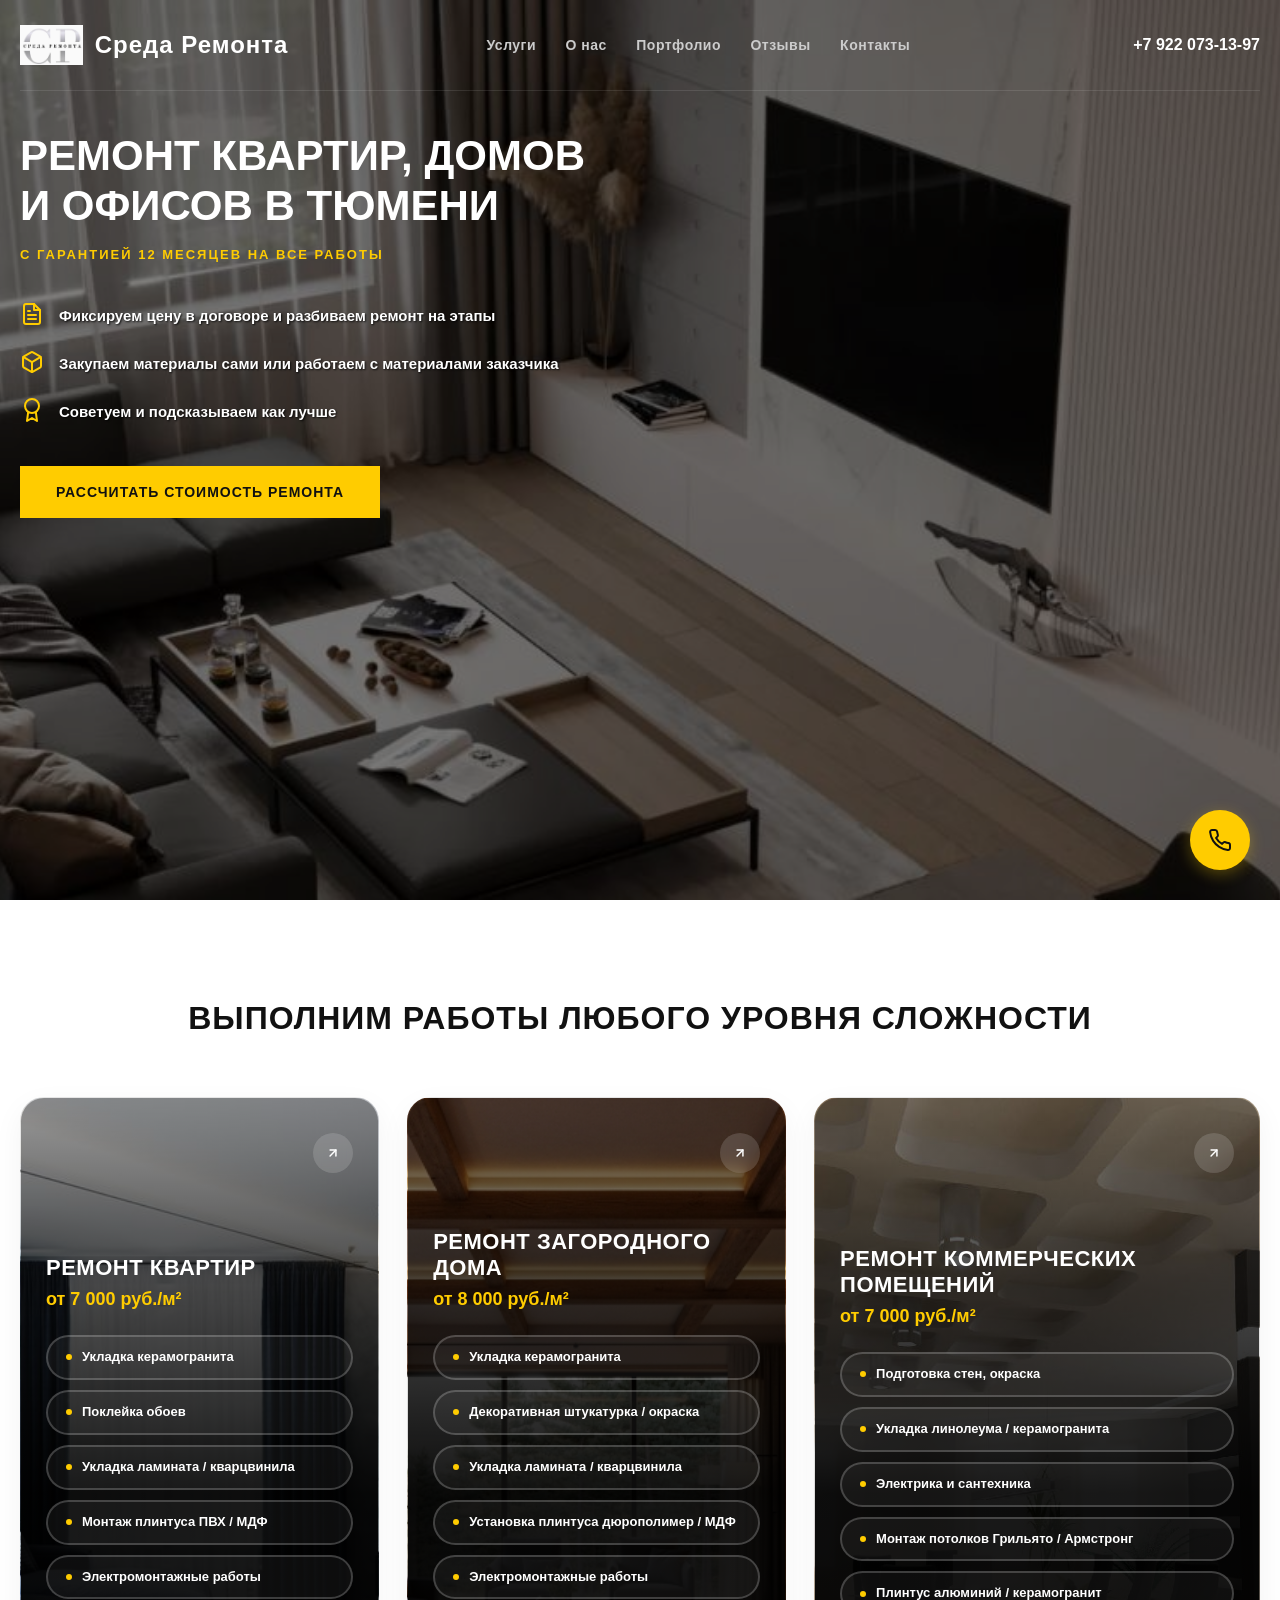
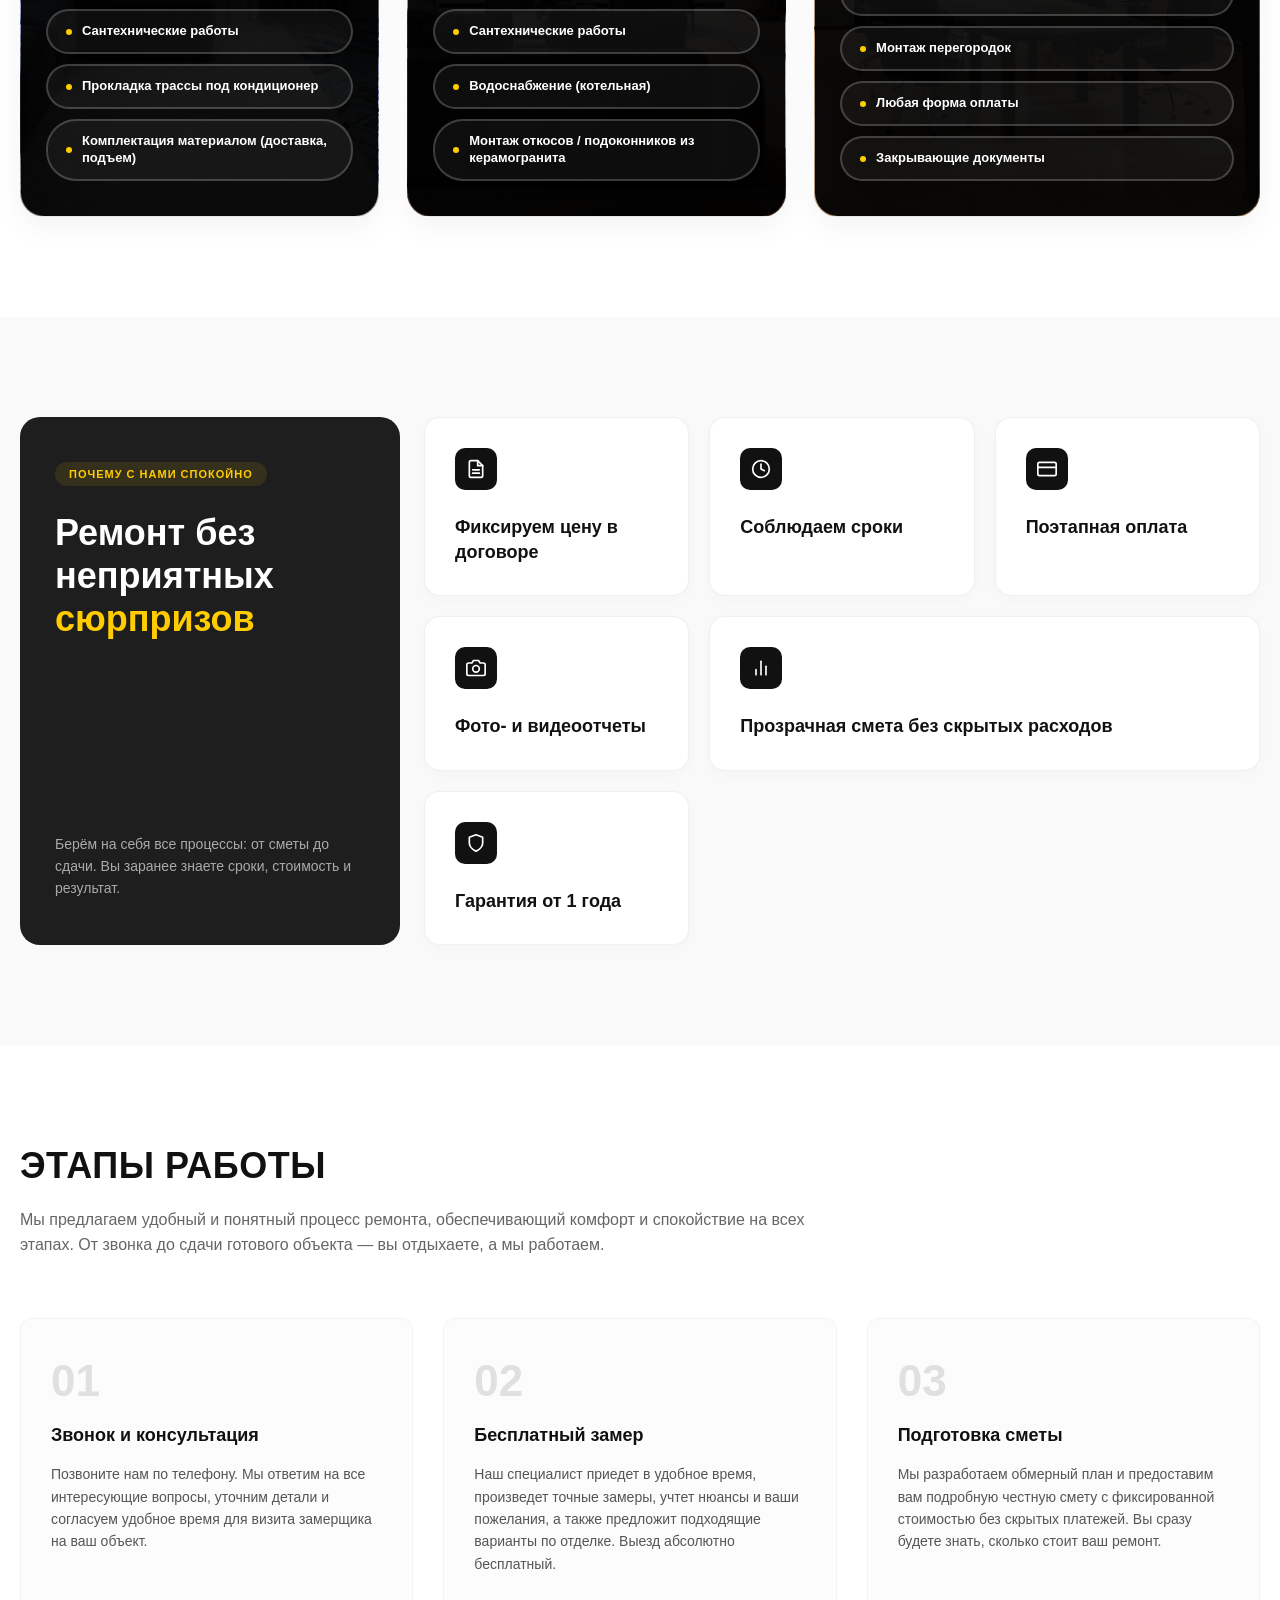
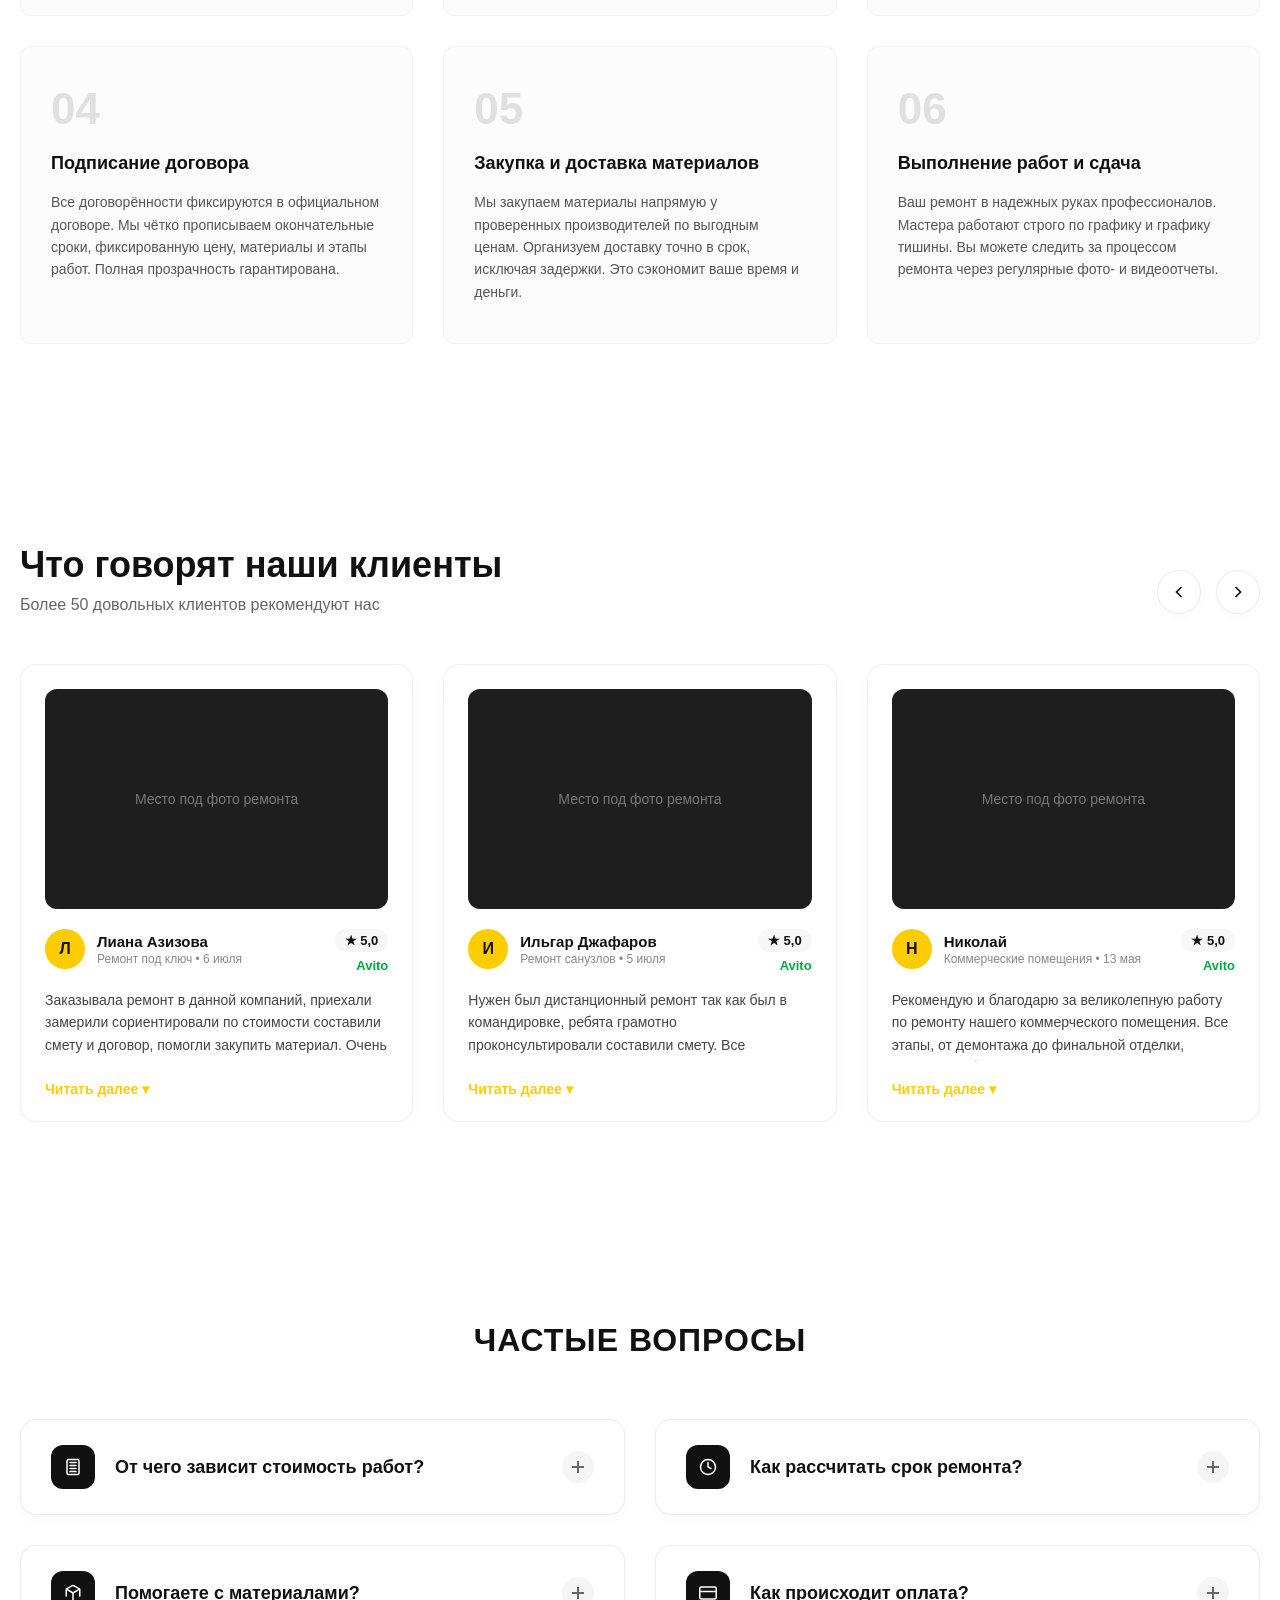
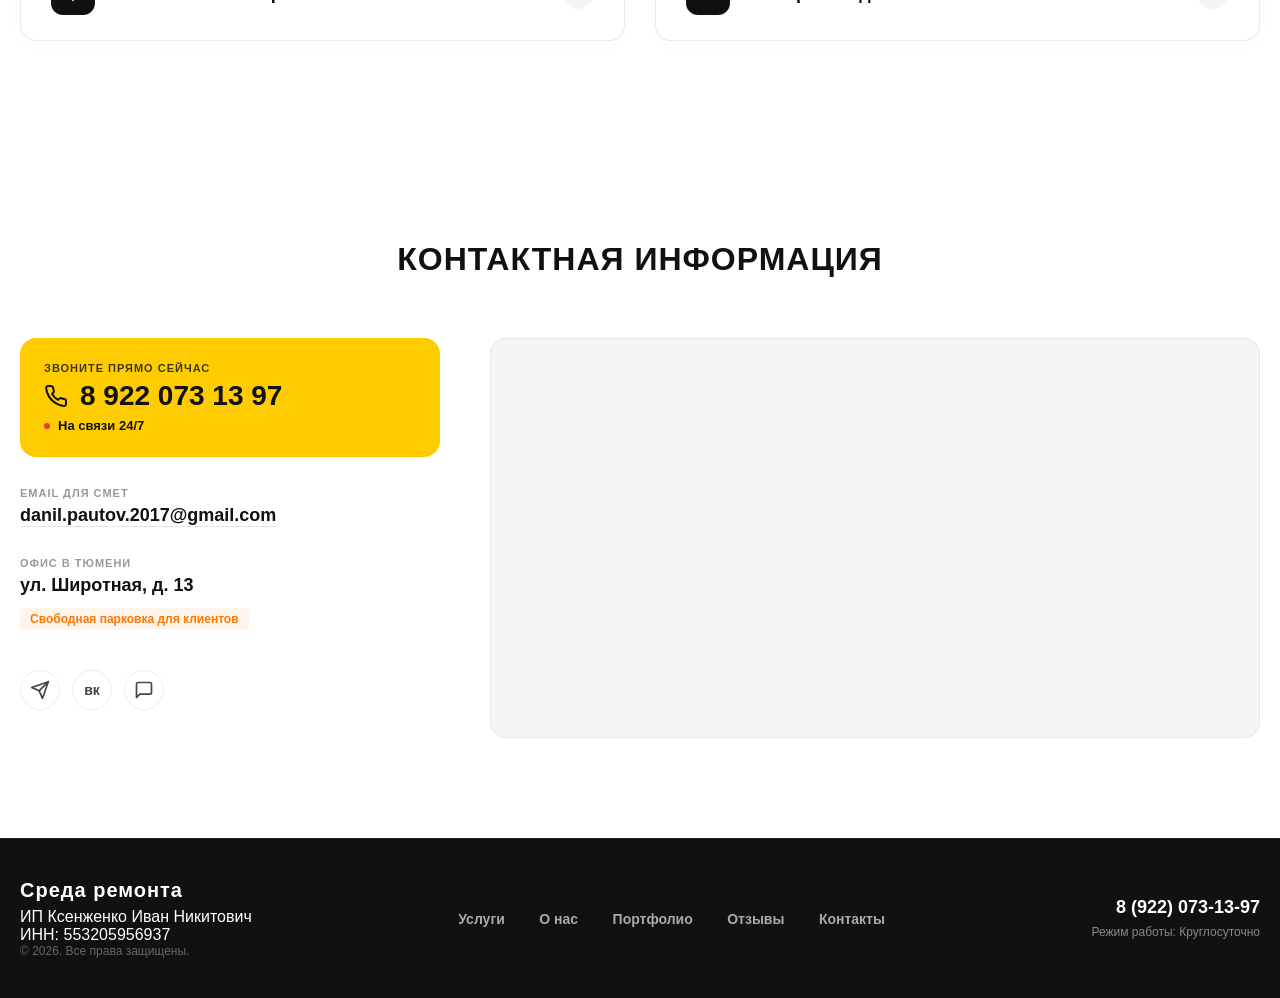
<file: index.html>
<!DOCTYPE html>
<html lang="ru">
<head>
    <meta charset="UTF-8">
    <meta name="viewport" content="width=device-width, initial-scale=1.0">
    <title>Ремонт квартир, домов и офисов в Тюмени</title>
    <link rel="stylesheet" href="style.css">
</head>
<body>
    <!-- Главный экран -->
    <header class="hero-section">
        <div class="overlay"></div>
        
        <div class="container">
            <!-- Шапка сайта -->
            <div class="header-top">
                <div class="logo-container">
                    <img src="logotipsonab.JPG" alt="Логотип Среда Ремонта" class="logo-img">
                    <span class="logo-text">Среда Ремонта</span>
                </div>
                <nav class="nav-menu">
                    <a href="#services">Услуги</a>
                    <a href="#">О нас</a>
                    <a href="#">Портфолио</a>
                    <a href="#otzivi">Отзывы</a>
                    <a href="#contacti">Контакты</a>
                </nav>
                <div class="header-contacts">
                    <a href="tel:+79220731397" class="phone-link">+7 922 073-13-97</a>
                </div>
            </div>

            <!-- Контент первого экрана -->
            <div class="hero-content">
                <h1 class="main-title">Ремонт квартир, домов<br>и офисов в Тюмени</h1>
                <p class="subtitle">С ГАРАНТИЕЙ 12 МЕСЯЦЕВ НА ВСЕ РАБОТЫ</p>

                <!-- Преимущества -->
                <div class="features">
                    <div class="feature-item">
                        <div class="icon-box">
                            <svg width="24" height="24" viewBox="0 0 24 24" fill="none" stroke="currentColor" stroke-width="2" stroke-linecap="round" stroke-linejoin="round"><path d="M14 2H6a2 2 0 0 0-2 2v16a2 2 0 0 0 2 2h12a2 2 0 0 0 2-2V8z"></path><polyline points="14 2 14 8 20 8"></polyline><line x1="16" y1="13" x2="8" y2="13"></line><line x1="16" y1="17" x2="8" y2="17"></line><polyline points="10 9 9 9 8 9"></polyline></svg>
                        </div>
                        <p>Фиксируем цену в договоре и разбиваем ремонт на этапы</p>
                    </div>
                    <div class="feature-item">
                        <div class="icon-box">
                            <svg width="24" height="24" viewBox="0 0 24 24" fill="none" stroke="currentColor" stroke-width="2" stroke-linecap="round" stroke-linejoin="round"><path d="M21 16V8a2 2 0 0 0-1-1.73l-7-4a2 2 0 0 0-2 0l-7 4A2 2 0 0 0 3 8v8a2 2 0 0 0 1 1.73l7 4a2 2 0 0 0 2 0l7-4A2 2 0 0 0 21 16z"></path><polyline points="3.27 6.96 12 12.01 20.73 6.96"></polyline><line x1="12" y1="22.08" x2="12" y2="12"></line></svg>
                        </div>
                        <p>Закупаем материалы сами или работаем с материалами заказчика</p>
                    </div>
                    <div class="feature-item">
                        <div class="icon-box">
                            <svg width="24" height="24" viewBox="0 0 24 24" fill="none" stroke="currentColor" stroke-width="2" stroke-linecap="round" stroke-linejoin="round"><circle cx="12" cy="8" r="7"></circle><polyline points="8.21 13.89 7 23 12 20 17 23 15.79 13.88"></polyline></svg>
                        </div>
                        <p>Советуем и подсказываем как лучше</p>
                    </div>
                </div>

                <!-- Желтая кнопка -->
                <button class="cta-button">РАССЧИТАТЬ СТОИМОСТЬ РЕМОНТА</button>
            </div>
        </div>

        <!-- Желтая кнопка телефона -->
        <a href="#" class="floating-phone" title="Связаться с нами">
        <svg width="24" height="24" viewBox="0 0 24 24" fill="none" stroke="currentColor" stroke-width="2" stroke-linecap="round" stroke-linejoin="round"><path d="M22 16.92v3a2 2 0 0 1-2.18 2 19.79 19.79 0 0 1-8.63-3.07 19.5 19.5 0 0 1-6-6 19.79 19.79 0 0 1-3.07-8.67A2 2 0 0 1 4.11 2h3a2 2 0 0 1 2 1.72 12.84 12.84 0 0 0 .7 2.81 2 2 0 0 1-.45 2.11L8.09 9.91a16 16 0 0 0 6 6l1.27-1.27a2 2 0 0 1 2.11-.45 12.84 12.84 0 0 0 2.81.7A2 2 0 0 1 22 16.92z"></path></svg>
        </a>
    </header>

    <!-- Блок: Виды ремонта (Светлая тема, расширенные карточки) -->
    <section class="services-section" id="services">
        <div class="container">
            <h2 class="section-title">ВЫПОЛНИМ РАБОТЫ ЛЮБОГО УРОВНЯ СЛОЖНОСТИ</h2>
            
            <div class="services-grid">
                <!-- Карточка 1: Ремонт квартир -->
                 <a href ="kvartiri.html">
                <div class="service-card" style="background-image: url('2block-kv.jpg');">
                    <div class="card-overlay"></div>
                    <div class="card-arrow">
                        <svg width="14" height="14" viewBox="0 0 24 24" fill="none" stroke="currentColor" stroke-width="2.5" stroke-linecap="round" stroke-linejoin="round"><line x1="7" y1="17" x2="17" y2="7"></line><polyline points="7 7 17 7 17 17"></polyline></svg>
                    </div>
                    <div class="card-content-box">
                        <h3 class="card-main-title">РЕМОНТ КВАРТИР</h3>
                        <div class="card-price">от 7 000 руб./м²</div>
                        
                        <div class="card-tags-list">
                            <span class="tag-item">Укладка керамогранита</span>
                            <span class="tag-item">Поклейка обоев</span>
                            <span class="tag-item">Укладка ламината / кварцвинила</span>
                            <span class="tag-item">Монтаж плинтуса ПВХ / МДФ</span>
                            <span class="tag-item">Электромонтажные работы</span>
                            <span class="tag-item">Сантехнические работы</span>
                            <span class="tag-item">Прокладка трассы под кондиционер</span>
                            <span class="tag-item">Комплектация материалом (доставка, подъем)</span>
                        </div>
                    </div>
                </div>
                </a>

                <!-- Карточка 2: Ремонт загородного дома -->
                <a href ="home.html">
                <div class="service-card" style="background-image: url('2block-dom.png');">
                    <div class="card-overlay"></div>
                    <div class="card-arrow">
                        <svg width="14" height="14" viewBox="0 0 24 24" fill="none" stroke="currentColor" stroke-width="2.5" stroke-linecap="round" stroke-linejoin="round"><line x1="7" y1="17" x2="17" y2="7"></line><polyline points="7 7 17 7 17 17"></polyline></svg>
                    </div>
                    <div class="card-content-box">
                        <h3 class="card-main-title">РЕМОНТ ЗАГОРОДНОГО ДОМА</h3>
                        <div class="card-price">от 8 000 руб./м²</div>
                        
                        <div class="card-tags-list">
                            <span class="tag-item">Укладка керамогранита</span>
                            <span class="tag-item">Декоративная штукатурка / окраска</span>
                            <span class="tag-item">Укладка ламината / кварцвинила</span>
                            <span class="tag-item">Установка плинтуса дюрополимер / МДФ</span>
                            <span class="tag-item">Электромонтажные работы</span>
                            <span class="tag-item">Сантехнические работы</span>
                            <span class="tag-item">Водоснабжение (котельная)</span>
                            <span class="tag-item">Монтаж откосов / подоконников из керамогранита</span>
                        </div>
                    </div>
                </div>
                </a>

                <!-- Карточка 3: Ремонт коммерческих помещений -->
                 <a href ="office.html">
                    <div class="service-card" style="background-image: url('2block-ofic.jfif');">
                    <div class="card-overlay"></div>
                    <div class="card-arrow">
                        <svg width="14" height="14" viewBox="0 0 24 24" fill="none" stroke="currentColor" stroke-width="2.5" stroke-linecap="round" stroke-linejoin="round"><line x1="7" y1="17" x2="17" y2="7"></line><polyline points="7 7 17 7 17 17"></polyline></svg>
                    </div>
                    <div class="card-content-box">
                        <h3 class="card-main-title">РЕМОНТ КОММЕРЧЕСКИХ ПОМЕЩЕНИЙ</h3>
                        <div class="card-price">от 7 000 руб./м²</div>
                        
                        <div class="card-tags-list">
                            <span class="tag-item">Подготовка стен, окраска</span>
                            <span class="tag-item">Укладка линолеума / керамогранита</span>
                            <span class="tag-item">Электрика и сантехника</span>
                            <span class="tag-item">Монтаж потолков Грильято / Армстронг</span>
                            <span class="tag-item">Плинтус алюминий / керамогранит</span>
                            <span class="tag-item">Монтаж перегородок</span>
                            <span class="tag-item">Любая форма оплаты</span>
                            <span class="tag-item">Закрывающие документы</span>
                        </div>
                    </div>
                </div>
                </a>
            </div>
        </div>
    </section>
    <!-- Блок: Преимущества (Bento Grid) -->
    <section class="advantages-section">
        <div class="container">
            <div class="advantages-grid">
                
                <!-- Левый большой блок с заголовком -->
                <div class="adv-main-card">
                    <span class="adv-badge">ПОЧЕМУ С НАМИ СПОКОЙНО</span>
                    <h2 class="adv-title">Ремонт без<br>неприятных<br><span>сюрпризов</span></h2>
                    <p class="adv-desc">Берём на себя все процессы: от сметы до сдачи. Вы заранее знаете сроки, стоимость и результат.</p>
                </div>

                <!-- Правая сетка с плитками -->
                <div class="adv-tiles-container">
                    
                    <!-- Плитка 1: Фиксируем цену -->
                    <div class="adv-tile">
                        <div class="adv-icon">
                            <svg width="20" height="20" viewBox="0 0 24 24" fill="none" stroke="currentColor" stroke-width="2" stroke-linecap="round" stroke-linejoin="round"><path d="M14 2H6a2 2 0 0 0-2 2v16a2 2 0 0 0 2 2h12a2 2 0 0 0 2-2V8z"></path><polyline points="14 2 14 8 20 8"></polyline><line x1="16" y1="13" x2="8" y2="13"></line><line x1="16" y1="17" x2="8" y2="17"></line></svg>
                        </div>
                        <h3 class="adv-tile-title">Фиксируем цену в договоре</h3>
                        <div class="adv-bottom-line"></div>
                    </div>

                    <!-- Плитка 2: Соблюдаем сроки -->
                    <div class="adv-tile">
                        <div class="adv-icon">
                            <svg width="20" height="20" viewBox="0 0 24 24" fill="none" stroke="currentColor" stroke-width="2" stroke-linecap="round" stroke-linejoin="round"><circle cx="12" cy="12" r="10"></circle><polyline points="12 6 12 12 16 14"></polyline></svg>
                        </div>
                        <h3 class="adv-tile-title">Соблюдаем сроки</h3>
                        <div class="adv-bottom-line"></div>
                    </div>

                    <!-- Плитка 3: Поэтапная оплата -->
                    <div class="adv-tile">
                        <div class="adv-icon">
                            <svg width="20" height="20" viewBox="0 0 24 24" fill="none" stroke="currentColor" stroke-width="2" stroke-linecap="round" stroke-linejoin="round"><rect x="1" y="4" width="22" height="16" rx="2" ry="2"></rect><line x1="1" y1="10" x2="23" y2="10"></line></svg>
                        </div>
                        <h3 class="adv-tile-title">Поэтапная оплата</h3>
                        <div class="adv-bottom-line"></div>
                    </div>

                    <!-- Плитка 4: Отчеты -->
                    <div class="adv-tile">
                        <div class="adv-icon">
                            <svg width="20" height="20" viewBox="0 0 24 24" fill="none" stroke="currentColor" stroke-width="2" stroke-linecap="round" stroke-linejoin="round"><path d="M23 19a2 2 0 0 1-2 2H3a2 2 0 0 1-2-2V8a2 2 0 0 1 2-2h4l2-3h6l2 3h4a2 2 0 0 1 2 2z"></path><circle cx="12" cy="13" r="4"></circle></svg>
                        </div>
                        <h3 class="adv-tile-title">Фото- и видеоотчеты</h3>
                        <div class="adv-bottom-line"></div>
                    </div>

                    <!-- Плитка 5: Смета -->
                    <div class="adv-tile wide-tile">
                        <div class="adv-icon">
                            <svg width="20" height="20" viewBox="0 0 24 24" fill="none" stroke="currentColor" stroke-width="2" stroke-linecap="round" stroke-linejoin="round"><line x1="18" y1="20" x2="18" y2="10"></line><line x1="12" y1="20" x2="12" y2="4"></line><line x1="6" y1="20" x2="6" y2="14"></line></svg>
                        </div>
                        <h3 class="adv-tile-title">Прозрачная смета без скрытых расходов</h3>
                        <div class="adv-bottom-line"></div>
                    </div>

                    <!-- Плитка 6: Гарантия -->
                    <div class="adv-tile">
                        <div class="adv-icon">
                            <svg width="20" height="20" viewBox="0 0 24 24" fill="none" stroke="currentColor" stroke-width="2" stroke-linecap="round" stroke-linejoin="round"><path d="M12 22s8-4 8-10V5l-8-3-8 3v7c0 6 8 10 8 10z"></path></svg>
                        </div>
                        <h3 class="adv-tile-title">Гарантия от 1 года</h3>
                        <div class="adv-bottom-line"></div>
                    </div>

                </div>
            </div>
        </div>
    </section>
        <!-- Блок: Этапы работы -->
    <section class="steps-section">
        <div class="container">
            <h2 class="steps-main-title">Этапы работы</h2>
            <p class="steps-main-subtitle">Мы предлагаем удобный и понятный процесс ремонта, обеспечивающий комфорт и спокойствие на всех этапах. От звонка до сдачи готового объекта — вы отдыхаете, а мы работаем.</p>
            
            <div class="steps-grid">
                <!-- Шаг 1 -->
                <div class="step-card">
                    <div class="step-number">01</div>
                    <h3 class="step-title">Звонок и консультация</h3>
                    <p class="step-desc">Позвоните нам по телефону. Мы ответим на все интересующие вопросы, уточним детали и согласуем удобное время для визита замерщика на ваш объект.</p>
                </div>

                <!-- Шаг 2 -->
                <div class="step-card">
                    <div class="step-number">02</div>
                    <h3 class="step-title">Бесплатный замер</h3>
                    <p class="step-desc">Наш специалист приедет в удобное время, произведет точные замеры, учтет нюансы и ваши пожелания, а также предложит подходящие варианты по отделке. Выезд абсолютно бесплатный.</p>
                </div>

                <!-- Шаг 3 -->
                <div class="step-card">
                    <div class="step-number">03</div>
                    <h3 class="step-title">Подготовка сметы</h3>
                    <p class="step-desc">Мы разработаем обмерный план и предоставим вам подробную честную смету с фиксированной стоимостью без скрытых платежей. Вы сразу будете знать, сколько стоит ваш ремонт.</p>
                </div>

                <!-- Шаг 4 -->
                <div class="step-card">
                    <div class="step-number">04</div>
                    <h3 class="step-title">Подписание договора</h3>
                    <p class="step-desc">Все договорённости фиксируются в официальном договоре. Мы чётко прописываем окончательные сроки, фиксированную цену, материалы и этапы работ. Полная прозрачность гарантирована.</p>
                </div>

                <!-- Шаг 5 -->
                <div class="step-card">
                    <div class="step-number">05</div>
                    <h3 class="step-title">Закупка и доставка материалов</h3>
                    <p class="step-desc">Мы закупаем материалы напрямую у проверенных производителей по выгодным ценам. Организуем доставку точно в срок, исключая задержки. Это сэкономит ваше время и деньги.</p>
                </div>

                <!-- Шаг 6 -->
                <div class="step-card">
                    <div class="step-number">06</div>
                    <h3 class="step-title">Выполнение работ и сдача</h3>
                    <p class="step-desc">Ваш ремонт в надежных руках профессионалов. Мастера работают строго по графику и графику тишины. Вы можете следить за процессом ремонта через регулярные фото- и видеоотчеты.</p>
                </div>
            </div>
        </div>
    </section>
 <!-- Блок: Отзывы клиентов (Адаптивный слайдер) -->
    <section class="reviews-section" id="otzivi">
        <div class="container">
            <div class="reviews-header">
                <div>
                    <h2 class="reviews-main-title">Что говорят наши клиенты</h2>
                    <p class="reviews-main-subtitle">Более 50 довольных клиентов рекомендуют нас</p>
                </div>
                <!-- Стрелки навигации -->
                <div class="slider-arrows">
                    <button class="arrow-btn prev-btn" id="review-prev">
                        <svg width="20" height="20" viewBox="0 0 24 24" fill="none" stroke="currentColor" stroke-width="2"><polyline points="15 18 9 12 15 6"></polyline></svg>
                    </button>
                    <button class="arrow-btn next-btn" id="review-next">
                        <svg width="20" height="20" viewBox="0 0 24 24" fill="none" stroke="currentColor" stroke-width="2"><polyline points="9 18 15 12 9 6"></polyline></svg>
                    </button>
                </div>
            </div>

            <!-- Окно видимости слайдера -->
            <div class="reviews-slider-track">
                <div class="reviews-grid-flow" id="reviews-track">
                    
                    <!-- Отзыв 1 -->
                    <div class="review-card">
                        <div class="review-img-placeholder">Место под фото ремонта</div>
                        <div class="review-meta">
                            <div class="user-info">
                                <div class="avatar-placeholder">Л</div>
                                <div>
                                    <h4 class="user-name">Лиана Азизова</h4>
                                    <span class="review-type">Ремонт под ключ • 6 июля</span>
                                </div>
                            </div>
                            <div class="rating-box">
                                <span class="stars">★ 5,0</span>
                                <span class="platform-avito">Avito</span>
                            </div>
                        </div>
                        <div class="review-text-container">
                            <p class="review-text">Заказывала ремонт в данной компаний, приехали замерили сориентировали по стоимости составили смету и договор, помогли закупить материал. Очень довольна и качеством и сервисом. В подарок получила теплый пол, за что огромное спасибо буду рекомендовать всем.</p>
                        </div>
                        <div class="review-footer-actions">
                            <button class="toggle-text-btn">Читать далее ▾</button>
                        </div>
                    </div>

                    <!-- Отзыв 2 -->
                    <div class="review-card">
                        <div class="review-img-placeholder">Место под фото ремонта</div>
                        <div class="review-meta">
                            <div class="user-info">
                                <div class="avatar-placeholder">И</div>
                                <div>
                                    <h4 class="user-name">Ильгар Джафаров</h4>
                                    <span class="review-type">Ремонт санузлов • 5 июля</span>
                                </div>
                            </div>
                            <div class="rating-box">
                                <span class="stars">★ 5,0</span>
                                <span class="platform-avito">Avito</span>
                            </div>
                        </div>
                        <div class="review-text-container">
                            <p class="review-text">Нужен был дистанционный ремонт так как был в командировке, ребята грамотно проконсультировали составили смету. Все процессы контролировали сами, присылали отчеты. Сделали все на совесть и в оговоренные сроки, за что им большое человеческое спасибо!</p>
                        </div>
                        <div class="review-footer-actions">
                            <button class="toggle-text-btn">Читать далее ▾</button>
                        </div>
                    </div>

                    <!-- Отзыв 3 -->
                    <div class="review-card">
                        <div class="review-img-placeholder">Место под фото ремонта</div>
                        <div class="review-meta">
                            <div class="user-info">
                                <div class="avatar-placeholder">Н</div>
                                <div>
                                    <h4 class="user-name">Николай</h4>
                                    <span class="review-type">Коммерческие помещения • 13 мая</span>
                                </div>
                            </div>
                            <div class="rating-box">
                                <span class="stars">★ 5,0</span>
                                <span class="platform-avito">Avito</span>
                            </div>
                        </div>
                        <div class="review-text-container">
                            <p class="review-text">Рекомендую и благодарю за великолепную работу по ремонту нашего коммерческого помещения. Все этапы, от демонтажа до финальной отделки, выполнены безупречно. Порадовало четкое соблюдение графика тишины и чистота на объекте.</p>
                        </div>
                        <div class="review-footer-actions">
                            <button class="toggle-text-btn">Читать далее ▾</button>
                        </div>
                    </div>

                    <!-- Отзыв 4 -->
                    <div class="review-card">
                        <div class="review-img-placeholder">Место под фото ремонта</div>
                        <div class="review-meta">
                            <div class="user-info">
                                <div class="avatar-placeholder">А</div>
                                <div>
                                    <h4 class="user-name">Александр</h4>
                                    <span class="review-type">Ремонт коттеджа • 28 апреля</span>
                                </div>
                            </div>
                            <div class="rating-box">
                                <span class="stars">★ 5,0</span>
                                <span class="platform-avito">Avito</span>
                            </div>
                        </div>
                        <div class="review-text-container">
                            <p class="review-text">Выражаю благодарность за качественный ремонт дома в Тюмени. Долго выбирал бригаду, остановился на СК-Элита5 и не прогадал. Смета не выросла ни на рубль, котельная собрана идеально, стены выровнены под покраску просто как стекло.</p>
                        </div>
                        <div class="review-footer-actions">
                            <button class="toggle-text-btn">Читать далее ▾</button>
                        </div>
                    </div>

                    <!-- Отзыв 5 -->
                    <div class="review-card">
                        <div class="review-img-placeholder">Место под фото ремонта</div>
                        <div class="review-meta">
                            <div class="user-info">
                                <div class="avatar-placeholder">Е</div>
                                <div>
                                    <h4 class="user-name">Елена В.</h4>
                                    <span class="review-type">Косметический ремонт • 10 апреля</span>
                                </div>
                            </div>
                            <div class="rating-box">
                                <span class="stars">★ 5,0</span>
                                <span class="platform-avito">Avito</span>
                            </div>
                        </div>
                        <div class="review-text-container">
                            <p class="review-text">Очень порядочные и аккуратные мастера! Делали ремонт в гостиной и прихожей. Все аккуратно закрыли пленкой, мусор за собой убрали. Оплата строго по выполненным этапам, никаких авансов. Результатом очень довольна, спасибо вам!</p>
                        </div>
                        <div class="review-footer-actions">
                            <button class="toggle-text-btn">Читать далее ▾</button>
                        </div>
                    </div>

                </div>
            </div>
        </div>
    </section>

   <script>
        // 1. Раскрытие текста
        document.querySelectorAll('.toggle-text-btn').forEach(btn => {
            btn.addEventListener('click', () => {
                const textContainer = btn.parentElement.previousElementSibling;
                textContainer.classList.toggle('expanded');
                
                if (textContainer.classList.contains('expanded')) {
                    btn.innerHTML = 'Скрыть ▲';
                    btn.style.color = '#ffaa00';
                } else {
                    btn.innerHTML = 'Читать далее ▾';
                    btn.style.color = '#ffcc00';
                }
            });
        });

        // 2. Умная логика Слайдера
        const track = document.getElementById('reviews-track');
        const prevBtn = document.getElementById('review-prev');
        const nextBtn = document.getElementById('review-next');
        
        let currentIndex = 0; // Текущий индекс отзыва или экрана

        function getSliderParams() {
            const isMobile = window.innerWidth <= 768;
            const cards = document.querySelectorAll('.review-card');
            // Исправлено: получаем точную ширину карточки прямо из браузера
            const cardWidth = cards[0].getBoundingClientRect().width; 
            const gap = isMobile ? 20 : 30; // Отступы для мобилки (20) и ПК (30)
            
            return {
                isMobile: isMobile,
                step: cardWidth + gap,
                maxIndex: isMobile ? cards.length - 1 : 1 
            };
        }

        nextBtn.addEventListener('click', () => {
            const params = getSliderParams();
            if (currentIndex < params.maxIndex) {
                currentIndex++;
                
                if (params.isMobile) {
                    track.style.transform = `translateX(-${currentIndex * params.step}px)`;
                } else {
                    const containerWidth = document.querySelector('.reviews-slider-track').offsetWidth;
                    track.style.transform = `translateX(-${containerWidth + 30}px)`;
                }
            }
        });

        prevBtn.addEventListener('click', () => {
            const params = getSliderParams();
            if (currentIndex > 0) {
                currentIndex--;
                
                if (params.isMobile) {
                    track.style.transform = `translateX(-${currentIndex * params.step}px)`;
                } else {
                    track.style.transform = 'translateX(0px)';
                }
            }
        });

        window.addEventListener('resize', () => {
            currentIndex = 0;
            track.style.transform = 'translateX(0px)';
        });
    </script>
 <!-- Блок: Частые вопросы (FAQ) — Теперь все изначально свернуты -->
    <section class="faq-section">
        <div class="container">
            <h2 class="faq-main-title">ЧАСТЫЕ ВОПРОСЫ</h2>
            
            <div class="faq-grid">
                <!-- Вопрос 1 -->
                <div class="faq-item">
                    <div class="faq-header">
                        <div class="faq-icon-box">
                            <svg width="18" height="18" viewBox="0 0 24 24" fill="none" stroke="currentColor" stroke-width="2" stroke-linecap="round" stroke-linejoin="round"><rect x="4" y="2" width="16" height="20" rx="2" ry="2"></rect><line x1="8" y1="6" x2="16" y2="6"></line><line x1="8" y1="10" x2="16" y2="10"></line><line x1="8" y1="14" x2="16" y2="14"></line><line x1="8" y1="18" x2="16" y2="18"></line></svg>
                        </div>
                        <h3 class="faq-title">От чего зависит стоимость работ?</h3>
                        <div class="faq-toggle-btn"></div>
                    </div>
                    <div class="faq-body">
                        <p>Стоимость ремонтных работ рассчитывается индивидуально и зависит от площади, состояния, наличия или отсутствия дизайн-проекта, объема работ и выбора материалов для черновой и чистовой отделки.</p>
                    </div>
                </div>

                <!-- Вопрос 2 -->
                <div class="faq-item">
                    <div class="faq-header">
                        <div class="faq-icon-box">
                            <svg width="18" height="18" viewBox="0 0 24 24" fill="none" stroke="currentColor" stroke-width="2" stroke-linecap="round" stroke-linejoin="round"><circle cx="12" cy="12" r="10"></circle><polyline points="12 6 12 12 16 14"></polyline></svg>
                        </div>
                        <h3 class="faq-title">Как рассчитать срок ремонта?</h3>
                        <div class="faq-toggle-btn"></div>
                    </div>
                    <div class="faq-body">
                        <p>Сроки выполнения работ рассчитываются чисто индивидуально. Всё зависит от сложности дизайн-проекта, расположения объекта, текущего состояния помещений, общего объёма и технологических особенностей запланированных работ.</p>
                    </div>
                </div>

                <!-- Вопрос 3 -->
                <div class="faq-item">
                    <div class="faq-header">
                        <div class="faq-icon-box">
                            <svg width="18" height="18" viewBox="0 0 24 24" fill="none" stroke="currentColor" stroke-width="2" stroke-linecap="round" stroke-linejoin="round"><path d="M21 16V8a2 2 0 0 0-1-1.73l-7-4a2 2 0 0 0-2 0l-7 4A2 2 0 0 0 3 8v8a2 2 0 0 1 1.73l7 4a2 2 0 0 2 0l7-4A2 2 0 0 0 21 16z"></path><polyline points="3.27 6.96 12 12.01 20.73 6.96"></polyline><line x1="12" y1="22.08" x2="12" y2="12"></line></svg>
                        </div>
                        <h3 class="faq-title">Помогаете с материалами?</h3>
                        <div class="faq-toggle-btn"></div>
                    </div>
                    <div class="faq-body">
                        <p>Наша компания при проведении ремонтных работ обеспечивает закупку и доставку черновых и чистовых материалов на объект. Необходимое количество материалов рассчитывается индивидуально.</p>
                    </div>
                </div>

                <!-- Вопрос 4 -->
                <div class="faq-item">
                    <div class="faq-header">
                        <div class="faq-icon-box">
                            <svg width="18" height="18" viewBox="0 0 24 24" fill="none" stroke="currentColor" stroke-width="2" stroke-linecap="round" stroke-linejoin="round"><rect x="1" y="4" width="22" height="16" rx="2" ry="2"></rect><line x1="1" y1="10" x2="23" y2="10"></line></svg>
                        </div>
                        <h3 class="faq-title">Как происходит оплата?</h3>
                        <div class="faq-toggle-btn"></div>
                    </div>
                    <div class="faq-body">
                        <p>При заключении договора предоплата за работу не вносится. Оплата производится поэтапно, по факту подписания акта выполненных работ. Для вашего удобства доступны любые формы расчёта: как наличная форма оплаты, так и безналичный расчёт.</p>
                    </div>
                </div>
            </div>
        </div>
    </section>

    <!-- Исправленный скрипт (все вопросы изначально закрыты) -->
    <script>
        document.querySelectorAll('.faq-header').forEach(header => {
            header.addEventListener('click', () => {
                const currentItem = header.parentElement;
                currentItem.classList.toggle('active');
            });
        });
    </script>
    <!-- Блок: Контактная информация -->
    <section class="contacts-section" id="contacti">
        <div class="container">
            <h2 class="contacts-main-title">КОНТАКТНАЯ ИНФОРМАЦИЯ</h2>
            
            <div class="contacts-grid">
                <!-- Левая колонка с текстом и соцсетями -->
                <div class="contacts-info">
                    
                    <!-- Плашка телефона (Желтая по стилю сайта) -->
                    <div class="phone-card">
                        <span class="card-subtitle">ЗВОНИТЕ ПРЯМО СЕЙЧАС</span>
                        <div class="phone-number-box">
                            <svg width="24" height="24" viewBox="0 0 24 24" fill="none" stroke="currentColor" stroke-width="2" stroke-linecap="round" stroke-linejoin="round"><path d="M22 16.92v3a2 2 0 0 1-2.18 2 19.79 19.79 0 0 1-8.63-3.07 19.5 19.5 0 0 1-6-6 19.79 19.79 0 0 1-3.07-8.67A2 2 0 0 1 4.11 2h3a2 2 0 0 1 2 1.72 12.84 12.84 0 0 0 .7 2.81 2 2 0 0 1-.45 2.11L8.09 9.91a16 16 0 0 0 6 6l1.27-1.27a2 2 0 0 1 2.11-.45 12.84 12.84 0 0 0 2.81.7A2 2 0 0 1 22 16.92z"></path></svg>
                            <a href="tel:+79220731397" class="main-phone-link">8 922 073 13 97</a>
                        </div>
                        <span class="status-dot">На связи 24/7</span>
                    </div>

                    <!-- Email -->
                    <div class="info-block">
                        <span class="info-label">EMAIL ДЛЯ СМЕТ</span>
                        <a href="mailto:danil.pautov.2017@gmail.com" class="info-value email-link">danil.pautov.2017@gmail.com</a>
                    </div>

                    <!-- Адрес -->
                    <div class="info-block">
                        <span class="info-label">ОФИС В ТЮМЕНИ</span>
                        <div class="info-value">ул. Широтная, д. 13</div>
                        <span class="parking-badge">Свободная парковка для клиентов</span>
                    </div>

                    <!-- Иконки соцсетей (Telegram, ВКонтакте, Viber) -->
                    <div class="social-links">
                        <!-- Telegram -->
                        <a href="#https://t.me/Ivan_spa72" class="social-icon" title="Telegram">
                            <svg width="20" height="20" viewBox="0 0 24 24" fill="none" stroke="currentColor" stroke-width="2" stroke-linecap="round" stroke-linejoin="round"><line x1="22" y1="2" x2="11" y2="13"></line><polygon points="22 2 15 22 11 13 2 9 22 2"></polygon></svg>
                        </a>
                        <!-- ВКонтакте (Заглушка под иконку VK) -->
                        <a href="#https://vk.com/sreda_remonta72" class="social-icon text-icon" title="ВКонтакте">
                            <span>вк</span>
                        </a>
                        <!-- Viber / Другая соцсеть -->
                        <a href="#" class="social-icon" title="Соцсеть">
                            <svg width="20" height="20" viewBox="0 0 24 24" fill="none" stroke="currentColor" stroke-width="2" stroke-linecap="round" stroke-linejoin="round"><path d="M21 15a2 2 0 0 1-2 2H7l-4 4V5a2 2 0 0 1 2-2h14a2 2 0 0 1 2 2z"></path></svg>
                        </a>
                    </div>

                </div>
                <!-- Правая колонка с интерактивной картой Широтка -->
                <div class="contacts-map">
    <div style="position:relative;overflow:hidden;width:100%;height:100%;">
        <a href="https://yandex.com/maps/55/tyumen/?utm_medium=mapframe&utm_source=maps" style="color:#eee;font-size:12px;position:absolute;top:0px;z-index:-1;">Тюмень</a>
        <a href="https://yandex.com/maps/55/tyumen/house/shirotnaya_ulitsa_13/YkwYcwJjSEQFQFttfX1zcHRibQ==/?indoorLevel=1&ll=65.553292%2C57.121789&utm_medium=mapframe&utm_source=maps&z=18.2" style="color:#eee;font-size:12px;position:absolute;top:14px;z-index:-1;">Широтная улица, 13 — Яндекс Карты</a>
        <iframe src="https://yandex.com/map-widget/v1/?indoorLevel=1&ll=65.553292%2C57.121789&mode=whatshere&whatshere%5Bpoint%5D=65.552947%2C57.121864&whatshere%5Bzoom%5D=17&z=18.2" width="100%" height="100%" frameborder="0" allowfullscreen="true" style="position:relative; border-radius: 16px;"></iframe>
    </div>
    </div>
            </div>
        </div>
    </section>
    <!-- Финальный подвал (Футер) сайта -->
    <footer class="main-footer">
        <div class="container">
            <div class="footer-content">
                <div class="footer-logo">
                    <span class="logo-text">Среда ремонта</span>
                    <p>ИП Ксенженко Иван Никитович</p>
                    <p>ИНН: 553205956937</p>
                    <p class="footer-copy">© 2026. Все права защищены.</p>
                </div>
                <nav class="footer-nav">
                    <a href="#services">Услуги</a>
                    <a href="#">О нас</a>
                    <a href="#">Портфолио</a>
                    <a href="#otzivi">Отзывы</a>
                    <a href="#contacti">Контакты</a>
                </nav>
                <div class="footer-contacts">
                    <a href="tel:+79220731397" class="footer-phone">8 (922) 073-13-97</a>
                    <span class="footer-worktime">Режим работы: Круглосуточно</span>
                </div>
            </div>
        </div>
    </footer>
    <!-- МОДАЛЬНОЕ ОКНО ДЛЯ ГЛАВНОЙ СТРАНИЦЫ -->
    <div class="modal-overlay" id="mainContactModal">
        <div class="modal-window main-modal-dark">
            <!-- Кнопка закрытия -->
            <button class="modal-close-btn" id="closeMainModalBtn" style="color: #fff;">&times;</button>
            
            <h2 class="modal-title" style="color: #fff;">Связаться с нами</h2>
            <p class="modal-subtitle" style="color: #aaa;">Напишите нам на почту или позвоните:</p>
            
            <div class="modal-contacts">
                <a href="tel:+79220731397" class="modal-phone" style="color: #FFCC00;">8 (922) 073-13-97</a>
                <a href="mailto:danil.pautov.2017@gmail.com" class="modal-email" style="color: #FFCC00;">danil.pautov.2017@gmail.com</a>
            </div>
            
            <div class="modal-footer-text" style="color: #666;">Работаем круглосуточно для вашего удобства</div>
        </div>
    </div>
    <script>
        const mainModal = document.getElementById('mainContactModal');
        const closeMainBtn = document.getElementById('closeMainModalBtn');
        const mainOpenButtons = document.querySelectorAll('.cta-button, .floating-phone');
        mainOpenButtons.forEach(button => {
            button.addEventListener('click', (e) => {
                e.preventDefault();
                mainModal.classList.add('active');
            });
        });
        closeMainBtn.addEventListener('click', () => {
            mainModal.classList.remove('active');
        });
        mainModal.addEventListener('click', (e) => {
            if (e.target === mainModal) {
                mainModal.classList.remove('active');
            }
        });
    </script>
</body>
</html>
</file>
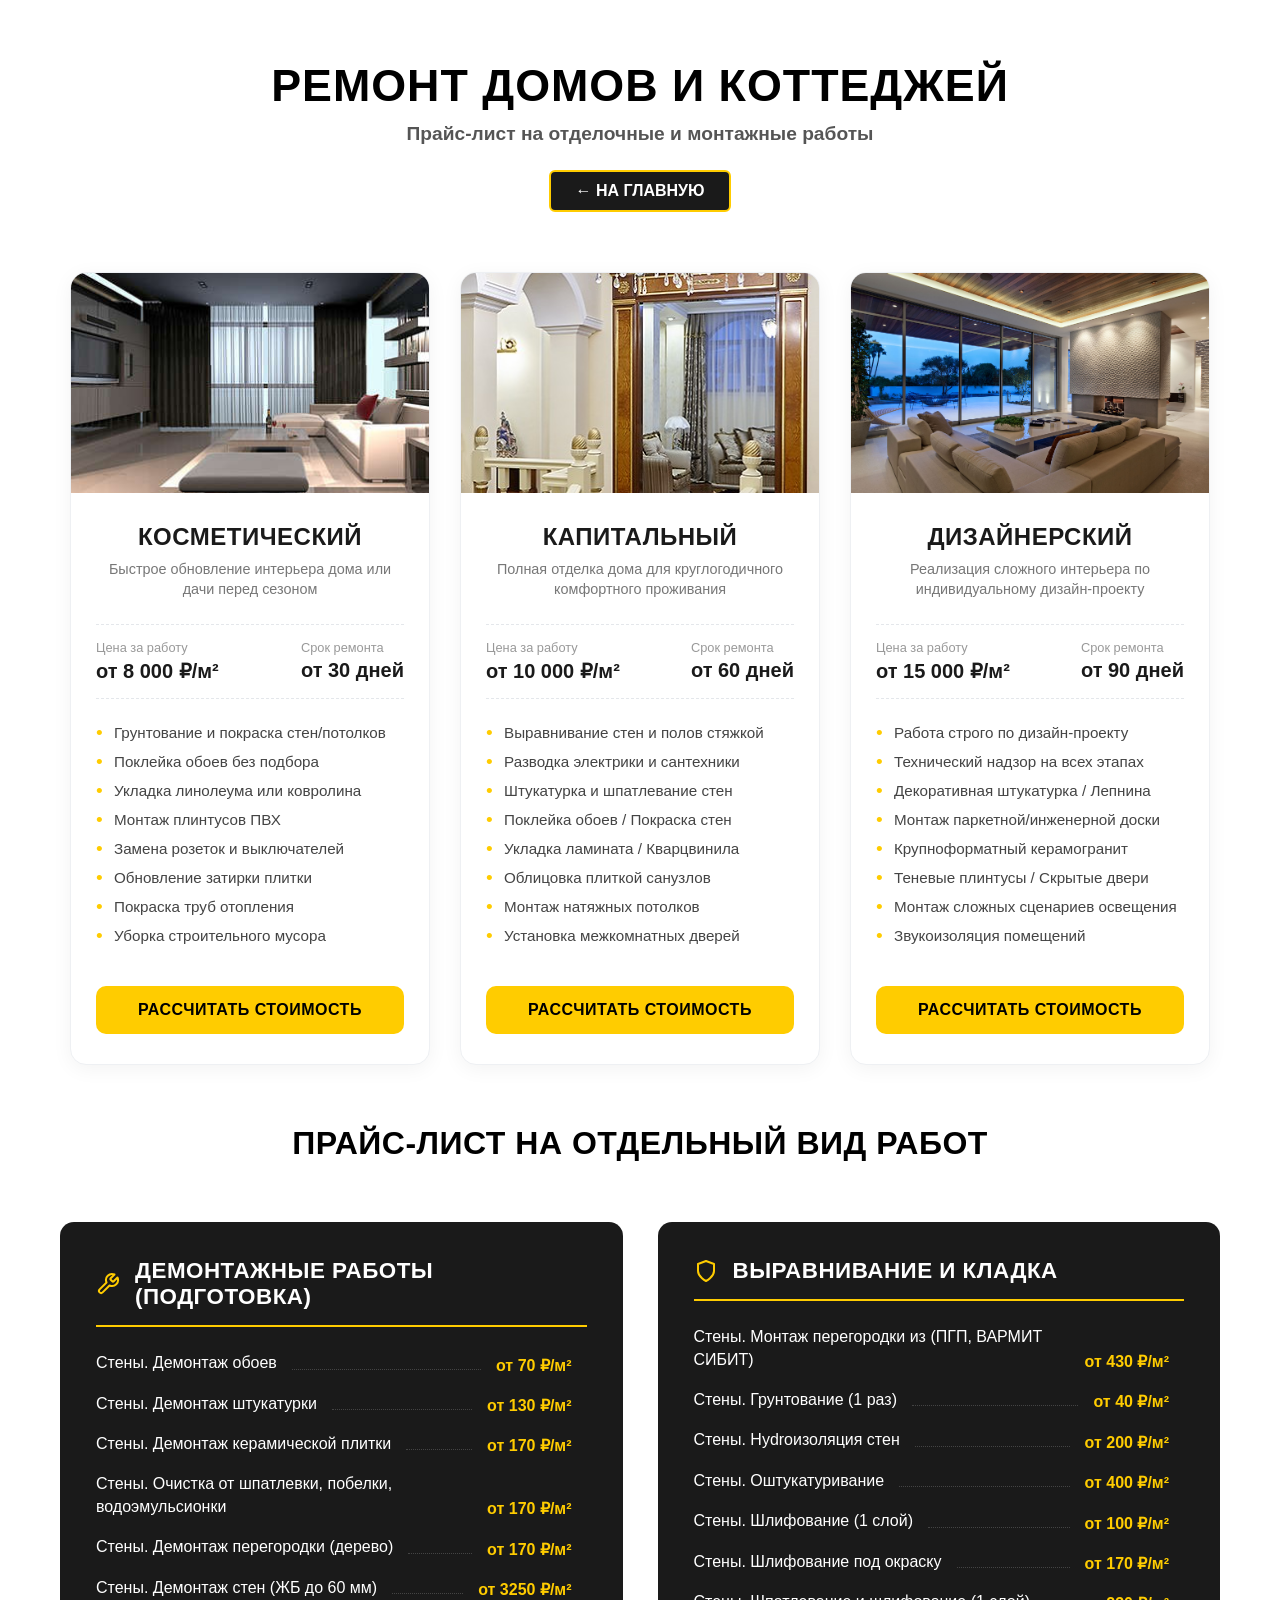
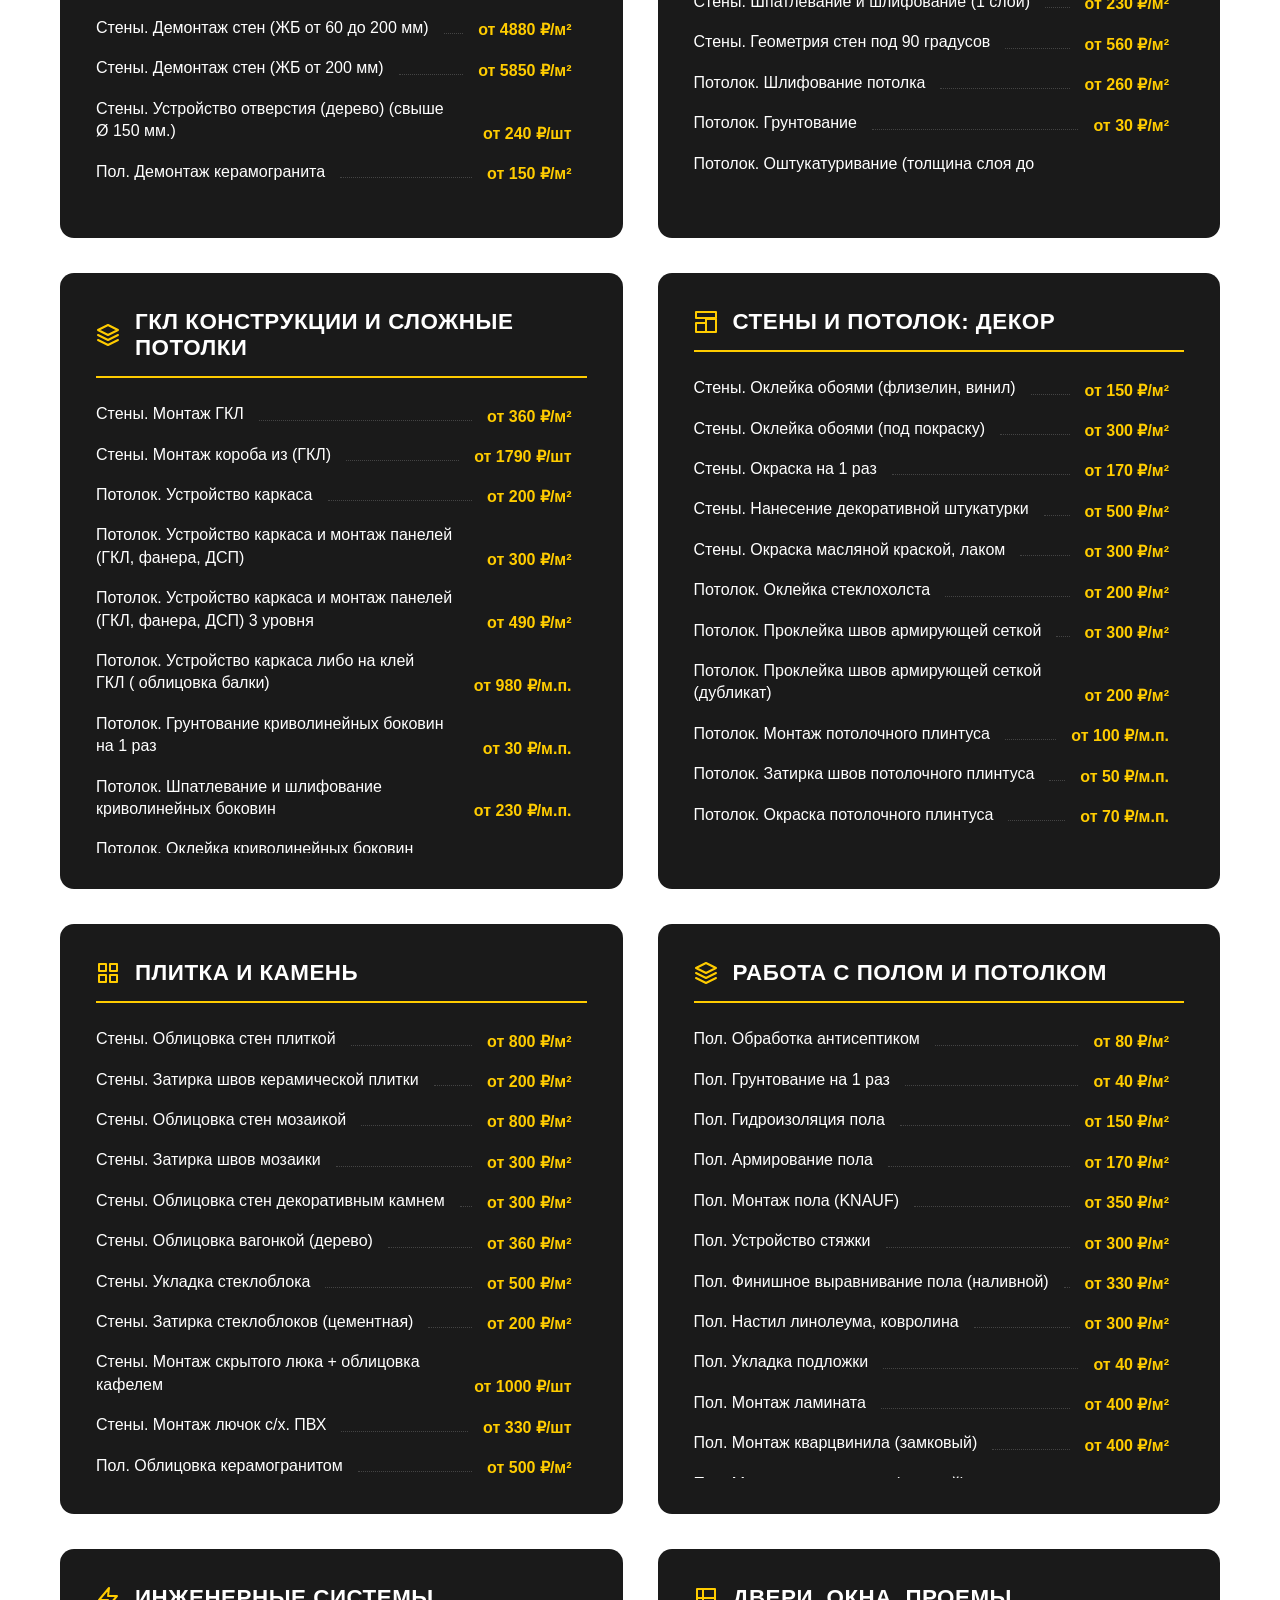
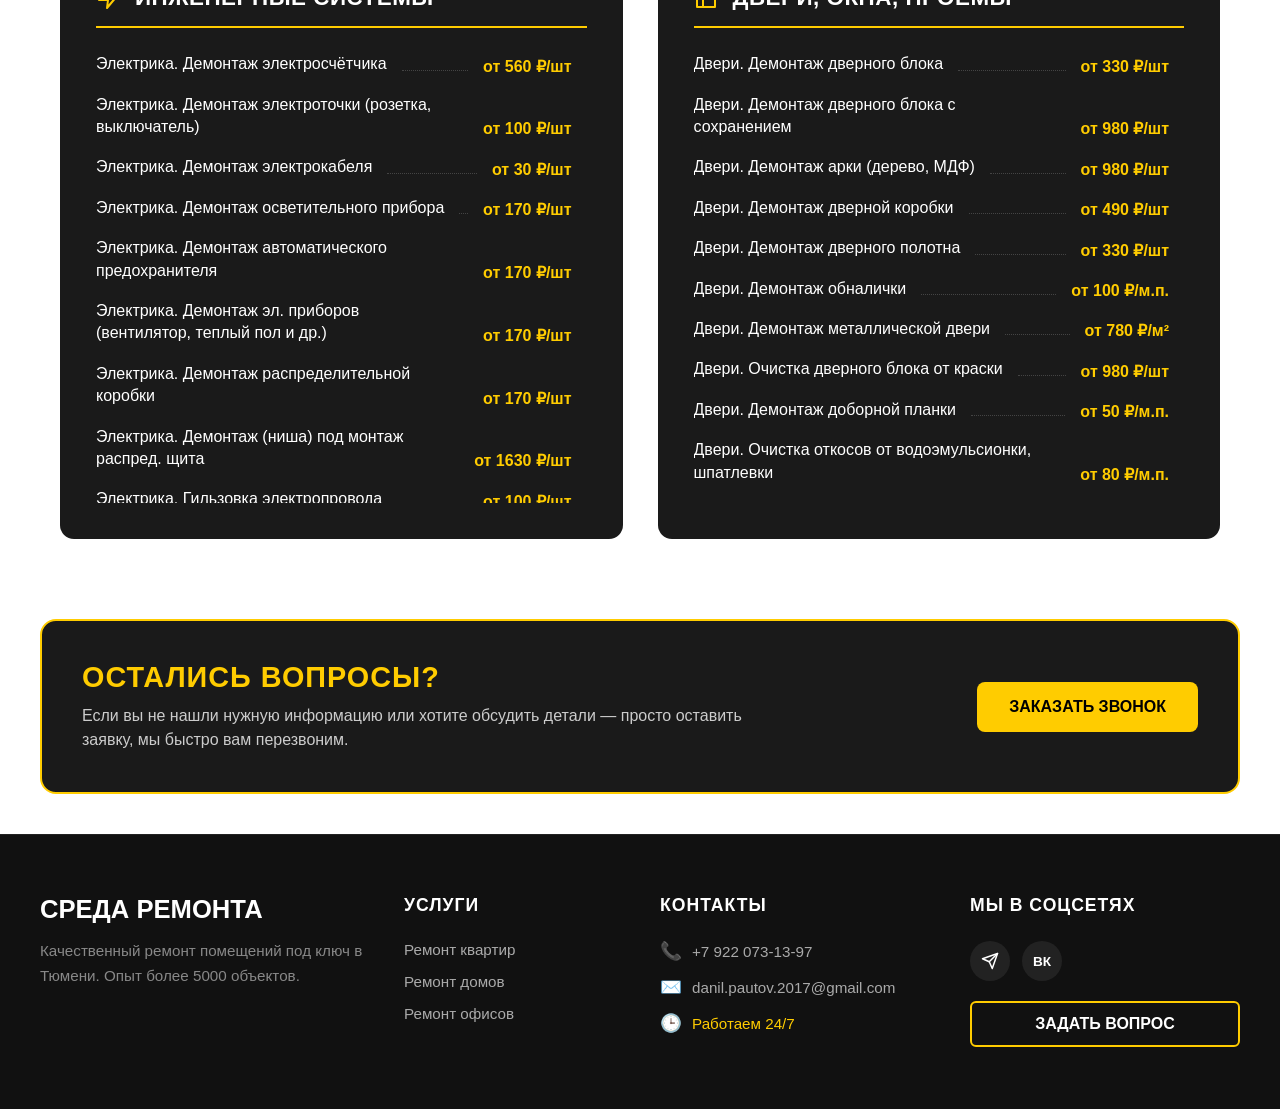
<file: home.html>
<!DOCTYPE html>
<html lang="ru">
<head>
    <meta charset="UTF-8">
    <meta name="viewport" content="width=device-width, initial-scale=1.0">
    <title>Ремонт домов и коттеджей в Тюмени - Прайс-лист</title>
    <!-- Подключаем наш общий файл стилей -->
    <link rel="stylesheet" href="styletwo.css">
</head>
<body>

    <div class="container">
        
        <!-- Шапка внутренней страницы -->
        <header class="page-header">
            <h1>Ремонт домов и коттеджей</h1>
            <p>Прайс-лист на отделочные и монтажные работы</p>
            <a href="index.html" class="back-btn">← На главную</a>
        </header>

        <!-- БЛОК ТАРИФОВ ДЛЯ ДОМОВ -->
        <section class="tariffs-section">
            <div class="tariffs-grid">
                
                <!-- КАРТОЧКА 1: КОСМЕТИЧЕСКИЙ -->
                <div class="tariff-card">
                    <div class="tariff-image-box">
                        <img src="kosmeticdom.jpg" alt="Косметический ремонт дома" class="tariff-img">
                        <div class="tariff-image-overlay"></div>
                    </div>
                    <div class="tariff-content">
                        <h3 class="tariff-title">КОСМЕТИЧЕСКИЙ</h3>
                        <p class="tariff-subtitle">Быстрое обновление интерьера дома или дачи перед сезоном</p>
                        
                        <div class="tariff-info-row">
                            <div class="tariff-info-item">
                                <span class="info-label">Цена за работу</span>
                                <span class="info-value">от 8 000 ₽/м²</span>
                            </div>
                            <div class="tariff-info-item">
                                <span class="info-label">Срок ремонта</span>
                                <span class="info-value">от 30 дней</span>
                            </div>
                        </div>

                        <ul class="tariff-features">
                            <li>Грунтование и покраска стен/потолков</li>
                            <li>Поклейка обоев без подбора</li>
                            <li>Укладка линолеума или ковролина</li>
                            <li>Монтаж плинтусов ПВХ</li>
                            <li>Замена розеток и выключателей</li>
                            <li>Обновление затирки плитки</li>
                            <li>Покраска труб отопления</li>
                            <li>Уборка строительного мусора</li>
                        </ul>

                        <button class="tariff-btn">РАССЧИТАТЬ СТОИМОСТЬ</button>
                    </div>
                </div>

                <!-- КАРТОЧКА 2: КАПИТАЛЬНЫЙ -->
                <div class="tariff-card">
                    <div class="tariff-image-box">
                        <img src="kapitaldom.jpg" alt="Капитальный ремонт дома" class="tariff-img">
                        <div class="tariff-image-overlay"></div>
                    </div>
                    <div class="tariff-content">
                        <h3 class="tariff-title">КАПИТАЛЬНЫЙ</h3>
                        <p class="tariff-subtitle">Полная отделка дома для круглогодичного комфортного проживания</p>
                        
                        <div class="tariff-info-row">
                            <div class="tariff-info-item">
                                <span class="info-label">Цена за работу</span>
                                <span class="info-value">от 10 000 ₽/м²</span>
                            </div>
                            <div class="tariff-info-item">
                                <span class="info-label">Срок ремонта</span>
                                <span class="info-value">от 60 дней</span>
                            </div>
                        </div>

                        <ul class="tariff-features">
                            <li>Выравнивание стен и полов стяжкой</li>
                            <li>Разводка электрики и сантехники</li>
                            <li>Штукатурка и шпатлевание стен</li>
                            <li>Поклейка обоев / Покраска стен</li>
                            <li>Укладка ламината / Кварцвинила</li>
                            <li>Облицовка плиткой санузлов</li>
                            <li>Монтаж натяжных потолков</li>
                            <li>Установка межкомнатных дверей</li>
                        </ul>

                        <button class="tariff-btn">РАССЧИТАТЬ СТОИМОСТЬ</button>
                    </div>
                </div>

                <!-- КАРТОЧКА 3: ДИЗАЙНЕРСКИЙ -->
                <div class="tariff-card">
                    <div class="tariff-image-box">
                        <img src="dizaindom.jpg" alt="Дизайнерский ремонт дома" class="tariff-img">
                        <div class="tariff-image-overlay"></div>
                    </div>
                    <div class="tariff-content">
                        <h3 class="tariff-title">ДИЗАЙНЕРСКИЙ</h3>
                        <p class="tariff-subtitle">Реализация сложного интерьера по индивидуальному дизайн-проекту</p>
                        
                        <div class="tariff-info-row">
                            <div class="tariff-info-item">
                                <span class="info-label">Цена за работу</span>
                                <span class="info-value">от 15 000 ₽/м²</span>
                            </div>
                            <div class="tariff-info-item">
                                <span class="info-label">Срок ремонта</span>
                                <span class="info-value">от 90 дней</span>
                            </div>
                        </div>

                        <ul class="tariff-features">
                            <li>Работа строго по дизайн-проекту</li>
                            <li>Технический надзор на всех этапах</li>
                            <li>Декоративная штукатурка / Лепнина</li>
                            <li>Монтаж паркетной/инженерной доски</li>
                            <li>Крупноформатный керамогранит</li>
                            <li>Теневые плинтусы / Скрытые двери</li>
                            <li>Монтаж сложных сценариев освещения</li>
                            <li>Звукоизоляция помещений</li>
                        </ul>

                        <button class="tariff-btn">РАССЧИТАТЬ СТОИМОСТЬ</button>
                    </div>
                </div>
            </div>
            <!-- Подзаголовок перед основным прайсом -->
            <h2 class="section-divider-title">Прайс-лист на отдельный вид работ</h2>
        </section>
        <div class="price-grid">

            <!-- БЛОК 1: ДЕМОНТАЖНЫЕ РАБОТЫ -->
            <div class="price-block">
                <div class="block-title-box">
                    <span class="block-icon">
                        <!-- Иконка молотка / демонтажа -->
                        <svg width="24" height="24" viewBox="0 0 24 24" fill="none" stroke="currentColor" stroke-width="2" stroke-linecap="round" stroke-linejoin="round"><path d="M14.7 6.3a1 1 0 0 0 0 1.4l1.6 1.6a1 1 0 0 0 1.4 0l3.77-3.77a6 6 0 0 1-7.94 7.94l-6.91 6.91a2.12 2.12 0 0 1-3-3l6.91-6.91a6 6 0 0 1 7.94-7.94l-3.76 3.76z"></path></svg>
                    </span>
                    <h2 class="block-title">Демонтажные работы (Подготовка)</h2>
                </div>
                
                <!-- Обертка для скролла -->
                <div class="scroll-container">
                    <div class="price-list">
                        <div class="price-item"><span class="item-name">Стены. Демонтаж обоев</span><span class="item-dots"></span><span class="item-cost">от 70 ₽/м²</span></div>
                        <div class="price-item"><span class="item-name">Стены. Демонтаж штукатурки</span><span class="item-dots"></span><span class="item-cost">от 130 ₽/м²</span></div>
                        <div class="price-item"><span class="item-name">Стены. Демонтаж керамической плитки</span><span class="item-dots"></span><span class="item-cost">от 170 ₽/м²</span></div>
                        <div class="price-item"><span class="item-name">Стены. Очистка от шпатлевки, побелки, водоэмульсионки</span><span class="item-dots"></span><span class="item-cost">от 170 ₽/м²</span></div>
                        <div class="price-item"><span class="item-name">Стены. Демонтаж перегородки (дерево)</span><span class="item-dots"></span><span class="item-cost">от 170 ₽/м²</span></div>
                        <div class="price-item"><span class="item-name">Стены. Демонтаж стен (ЖБ до 60 мм)</span><span class="item-dots"></span><span class="item-cost">от 3250 ₽/м²</span></div>
                        <div class="price-item"><span class="item-name">Стены. Демонтаж стен (ЖБ от 60 до 200 мм)</span><span class="item-dots"></span><span class="item-cost">от 4880 ₽/м²</span></div>
                        <div class="price-item"><span class="item-name">Стены. Демонтаж стен (ЖБ от 200 мм)</span><span class="item-dots"></span><span class="item-cost">от 5850 ₽/м²</span></div>
                        <div class="price-item"><span class="item-name">Стены. Устройство отверстия (дерево) (свыше Ø 150 мм.)</span><span class="item-dots"></span><span class="item-cost">от 240 ₽/шт</span></div>
                        <div class="price-item"><span class="item-name">Пол. Демонтаж керамогранита</span><span class="item-dots"></span><span class="item-cost">от 150 ₽/м²</span></div>
                        <div class="price-item"><span class="item-name">Пол. Демонтаж деревянного пола</span><span class="item-dots"></span><span class="item-cost">от 200 ₽/м²</span></div>
                        <div class="price-item"><span class="item-name">Пол. Демонтаж ламината / линолеума / ковролина</span><span class="item-dots"></span><span class="item-cost">от 70 ₽/м²</span></div>
                        <div class="price-item"><span class="item-name">Пол. Демонтаж плитки (кварцвинил)</span><span class="item-dots"></span><span class="item-cost">от 70 ₽/м²</span></div>
                        <div class="price-item"><span class="item-name">Пол. Демонтаж керамической плитки</span><span class="item-dots"></span><span class="item-cost">от 130 ₽/м²</span></div>
                        <div class="price-item"><span class="item-name">Пол. Демонтаж листовых материалов (ДВП, ДСП, ЦСП, фанера, УСБ)</span><span class="item-dots"></span><span class="item-cost">от 150 ₽/м²</span></div>
                        <div class="price-item"><span class="item-name">Пол. Демонтаж бетонной стяжки (до 50 мм)</span><span class="item-dots"></span><span class="item-cost">от 210 ₽/м²</span></div>
                        <div class="price-item"><span class="item-name">Пол. Удаление старой краски, бугров с бетона</span><span class="item-dots"></span><span class="item-cost">от 200 ₽/м²</span></div>
                        <div class="price-item"><span class="item-name">Потолок. Демонтаж натяжного полотна</span><span class="item-dots"></span><span class="item-cost">от 80 ₽/м²</span></div>
                        <div class="price-item"><span class="item-name">Потолок. Очистка от побелки, краски, шпатлевки</span><span class="item-dots"></span><span class="item-cost">от 100 ₽/м²</span></div>
                        <div class="price-item"><span class="item-name">Потолок. Разборка потолка из ГКЛ</span><span class="item-dots"></span><span class="item-cost">от 260 ₽/м²</span></div>
                        <div class="price-item"><span class="item-name">Потолок. Демонтаж досок</span><span class="item-dots"></span><span class="item-cost">от 260 ₽/м²</span></div>
                        <div class="price-item"><span class="item-name">Потолок. Демонтаж панелей ПВХ / МДФ</span><span class="item-dots"></span><span class="item-cost">от 300 ₽/м²</span></div>
                        <div class="price-item"><span class="item-name">Потолок. Демонтаж декоративной плитки</span><span class="item-dots"></span><span class="item-cost">от 50 ₽/м²</span></div>
                        <div class="price-item"><span class="item-name">Потолок. Демонтаж штукатурки</span><span class="item-dots"></span><span class="item-cost">от 170 ₽/м²</span></div>
                        <div class="price-item"><span class="item-name">Потолок. Устройство отверстия (дерево) (свыше Ø 150 мм.)</span><span class="item-dots"></span><span class="item-cost">от 140 ₽/шт</span></div>
                        <div class="price-item"><span class="item-name">Потолок. Устройство отверстия (бетон) (свыше Ø 150 мм.)</span><span class="item-dots"></span><span class="item-cost">от 200 ₽/шт</span></div>
                        <div class="price-item"><span class="item-name">Потолок. Устройство отверстия (металл) (свыше Ø 150 мм.)</span><span class="item-dots"></span><span class="item-cost">от 250 ₽/шт</span></div>
                    </div>
                </div>
            </div>

            <!-- БЛОК 2: ВЫРАВНИВАНИЕ И КЛАДКА -->
            <div class="price-block">
                <div class="block-title-box">
                    <span class="block-icon">
                        <!-- Иконка правила / шпателя -->
                        <svg width="24" height="24" viewBox="0 0 24 24" fill="none" stroke="currentColor" stroke-width="2" stroke-linecap="round" stroke-linejoin="round"><path d="M12 22s8-4 8-10V5l-8-3-8 3v7c0 6 8 10 8 10z"></path></svg>
                    </span>
                    <h2 class="block-title">Выравнивание и Кладка</h2>
                </div>
                
                <!-- Обертка для скролла -->
                <div class="scroll-container">
                    <div class="price-list">
                        <div class="price-item"><span class="item-name">Стены. Монтаж перегородки из (ПГП, ВАРМИТ СИБИТ)</span><span class="item-dots"></span><span class="item-cost">от 430 ₽/м²</span></div>
                        <div class="price-item"><span class="item-name">Стены. Грунтование (1 раз)</span><span class="item-dots"></span><span class="item-cost">от 40 ₽/м²</span></div>
                        <div class="price-item"><span class="item-name">Стены. Hydroизоляция стен</span><span class="item-dots"></span><span class="item-cost">от 200 ₽/м²</span></div>
                        <div class="price-item"><span class="item-name">Стены. Оштукатуривание</span><span class="item-dots"></span><span class="item-cost">от 400 ₽/м²</span></div>
                        <div class="price-item"><span class="item-name">Стены. Шлифование (1 слой)</span><span class="item-dots"></span><span class="item-cost">от 100 ₽/м²</span></div>
                        <div class="price-item"><span class="item-name">Стены. Шлифование под окраску</span><span class="item-dots"></span><span class="item-cost">от 170 ₽/м²</span></div>
                        <div class="price-item"><span class="item-name">Стены. Шпатлевание и шлифование (1 слой)</span><span class="item-dots"></span><span class="item-cost">от 230 ₽/м²</span></div>
                        <div class="price-item"><span class="item-name">Стены. Геометрия стен под 90 градусов</span><span class="item-dots"></span><span class="item-cost">от 560 ₽/м²</span></div>
                        <div class="price-item"><span class="item-name">Потолок. Шлифование потолка</span><span class="item-dots"></span><span class="item-cost">от 260 ₽/м²</span></div>
                        <div class="price-item"><span class="item-name">Потолок. Грунтование</span><span class="item-dots"></span><span class="item-cost">от 30 ₽/м²</span></div>
                        <div class="price-item"><span class="item-name">Потолок. Оштукатуривание (толщина слоя до 10 мм.)</span><span class="item-dots"></span><span class="item-cost">от 390 ₽/м²</span></div>
                        <div class="price-item"><span class="item-name">Потолок. Шпатлевание и шлифование (финишный слой)</span><span class="item-dots"></span><span class="item-cost">от 520 ₽/м²</span></div>
                        <div class="price-item"><span class="item-name">Потолок. Гидроизоляция потолка</span><span class="item-dots"></span><span class="item-cost">от 50 ₽/м²</span></div>
                        <div class="price-item"><span class="item-name">Потолок. Антисептирование потолка</span><span class="item-dots"></span><span class="item-cost">от 70 ₽/м²</span></div>
                        <div class="price-item"><span class="item-name">Потолок. Монтаж тепло-шумоизоляции (минвата, пенопласт)</span><span class="item-dots"></span><span class="item-cost">от 130 ₽/м²</span></div>
                        <div class="price-item"><span class="item-name">Потолок. Монтаж пароизоляции</span><span class="item-dots"></span><span class="item-cost">от 30 ₽/м²</span></div>
                        <div class="price-item"><span class="item-name">Потолок. Монтаж перфорированного уголка по прямолинейным поверхностям</span><span class="item-dots"></span><span class="item-cost">от 40 ₽/м.п.</span></div>
                        <div class="price-item"><span class="item-name">Потолок. Монтаж перфорированного уголка по криволинейным поверхностям</span><span class="item-dots"></span><span class="item-cost">от 60 ₽/м.п.</span></div>
                    </div> <!-- /price-list -->
                </div> <!-- /scroll-container -->
            </div> <!-- /price-block (Конец блока Выравнивание и Кладка) -->
           <!-- БЛОК: ГКЛ КОНСТРУКЦИИ И СЛОЖНЫЕ ПОТОЛКИ -->
            <div class="price-block">
                <div class="block-title-box">
                    <span class="block-icon">
                        <!-- Иконка слоев / конструкций -->
                        <svg width="24" height="24" viewBox="0 0 24 24" fill="none" stroke="currentColor" stroke-width="2" stroke-linecap="round" stroke-linejoin="round"><polygon points="12 2 2 7 12 12 22 7 12 2"></polygon><polyline points="2 17 12 22 22 17"></polyline><polyline points="2 12 12 17 22 12"></polyline></svg>
                    </span>
                    <h2 class="block-title">ГКЛ Конструкции и Сложные потолки</h2>
                </div>
                <div class="scroll-container">
                    <div class="price-list">
                        <div class="price-item"><span class="item-name">Стены. Монтаж ГКЛ</span><span class="item-dots"></span><span class="item-cost">от 360 ₽/м²</span></div>
                        <div class="price-item"><span class="item-name">Стены. Монтаж короба из (ГКЛ)</span><span class="item-dots"></span><span class="item-cost">от 1790 ₽/шт</span></div>
                        <div class="price-item"><span class="item-name">Потолок. Устройство каркаса</span><span class="item-dots"></span><span class="item-cost">от 200 ₽/м²</span></div>
                        <div class="price-item"><span class="item-name">Потолок. Устройство каркаса и монтаж панелей (ГКЛ, фанера, ДСП)</span><span class="item-dots"></span><span class="item-cost">от 300 ₽/м²</span></div>
                        <div class="price-item"><span class="item-name">Потолок. Устройство каркаса и монтаж панелей (ГКЛ, фанера, ДСП) 3 уровня</span><span class="item-dots"></span><span class="item-cost">от 490 ₽/м²</span></div>
                        <div class="price-item"><span class="item-name">Потолок. Устройство каркаса либо на клей ГКЛ ( облицовка балки)</span><span class="item-dots"></span><span class="item-cost">от 980 ₽/м.п.</span></div>
                        <div class="price-item"><span class="item-name">Потолок. Грунтование криволинейных боковин на 1 раз</span><span class="item-dots"></span><span class="item-cost">от 30 ₽/м.п.</span></div>
                        <div class="price-item"><span class="item-name">Потолок. Шпатлевание и шлифование криволинейных боковин</span><span class="item-dots"></span><span class="item-cost">от 230 ₽/м.п.</span></div>
                        <div class="price-item"><span class="item-name">Потолок. Оклейка криволинейных боковин обоями</span><span class="item-dots"></span><span class="item-cost">от 230 ₽/м.п.</span></div>
                        <div class="price-item"><span class="item-name">Потолок. Окраска криволинейных боковин</span><span class="item-dots"></span><span class="item-cost">от 80 ₽/м.п.</span></div>
                        <div class="price-item"><span class="item-name">Потолок. Армстронг</span><span class="item-dots"></span><span class="item-cost">от 300 ₽/м²</span></div>
                        <div class="price-item"><span class="item-name">Потолок. Грильято</span><span class="item-dots"></span><span class="item-cost">от 460 ₽/м²</span></div>
                        <div class="price-item"><span class="item-name">Потолок. Монтаж панелей (ПВХ, фанера, МДФ, ДСП, ДВП)</span><span class="item-dots"></span><span class="item-cost">от 330 ₽/м²</span></div>
                    </div>
                </div>
            </div>
            <!-- БЛОК: СТЕНЫ И ПОТОЛОК: ДЕКОР -->
            <div class="price-block">
                <div class="block-title-box">
                    <span class="block-icon">
                        <!-- Иконка кисти / декора -->
                        <svg width="24" height="24" viewBox="0 0 24 24" fill="none" stroke="currentColor" stroke-width="2" stroke-linecap="round" stroke-linejoin="round"><path d="M12 22V13H2v9h10zm0 0h10V9H12v13zm10-14V2H2v6h20z"></path></svg>
                    </span>
                    <h2 class="block-title">Стены и Потолок: Декор</h2>
                </div>
                <div class="scroll-container">
                    <div class="price-list">
                        <div class="price-item"><span class="item-name">Стены. Оклейка обоями (флизелин, винил)</span><span class="item-dots"></span><span class="item-cost">от 150 ₽/м²</span></div>
                        <div class="price-item"><span class="item-name">Стены. Оклейка обоями (под покраску)</span><span class="item-dots"></span><span class="item-cost">от 300 ₽/м²</span></div>
                        <div class="price-item"><span class="item-name">Стены. Окраска на 1 раз</span><span class="item-dots"></span><span class="item-cost">от 170 ₽/м²</span></div>
                        <div class="price-item"><span class="item-name">Стены. Нанесение декоративной штукатурки</span><span class="item-dots"></span><span class="item-cost">от 500 ₽/м²</span></div>
                        <div class="price-item"><span class="item-name">Стены. Окраска масляной краской, лаком</span><span class="item-dots"></span><span class="item-cost">от 300 ₽/м²</span></div>
                        <div class="price-item"><span class="item-name">Потолок. Оклейка стеклохолста</span><span class="item-dots"></span><span class="item-cost">от 200 ₽/м²</span></div>
                        <div class="price-item"><span class="item-name">Потолок. Проклейка швов армирующей сеткой</span><span class="item-dots"></span><span class="item-cost">от 300 ₽/м²</span></div>
                        <div class="price-item"><span class="item-name">Потолок. Проклейка швов армирующей сеткой (дубликат)</span><span class="item-dots"></span><span class="item-cost">от 200 ₽/м²</span></div>
                        <div class="price-item"><span class="item-name">Потолок. Монтаж потолочного плинтуса</span><span class="item-dots"></span><span class="item-cost">от 100 ₽/м.п.</span></div>
                        <div class="price-item"><span class="item-name">Потолок. Затирка швов потолочного плинтуса</span><span class="item-dots"></span><span class="item-cost">от 50 ₽/м.п.</span></div>
                        <div class="price-item"><span class="item-name">Потолок. Окраска потолочного плинтуса</span><span class="item-dots"></span><span class="item-cost">от 70 ₽/м.п.</span></div>
                        <div class="price-item"><span class="item-name">Потолок. Монтаж декоративной плитки (полимер)</span><span class="item-dots"></span><span class="item-cost">от 110 ₽/м²</span></div>
                        <div class="price-item"><span class="item-name">Потолок. Затирка швов декоративной плитки</span><span class="item-dots"></span><span class="item-cost">от 70 ₽/м²</span></div>
                        <div class="price-item"><span class="item-name">Потолок. Оклейка обоями (флизелин, винил)</span><span class="item-dots"></span><span class="item-cost">от 200 ₽/м²</span></div>
                        <div class="price-item"><span class="item-name">Потолок. Окраска масляной краской, лаком</span><span class="item-dots"></span><span class="item-cost">от 230 ₽/м²</span></div>
                        <div class="price-item"><span class="item-name">Потолок. Облицовка вагонкой (дерево)</span><span class="item-dots"></span><span class="item-cost">от 430 ₽/м²</span></div>
                        <div class="price-item"><span class="item-name">Потолок. Монтаж лепнины (плинтус)</span><span class="item-dots"></span><span class="item-cost">от 60 ₽/м.п.</span></div>
                        <div class="price-item"><span class="item-name">Потолок. Грунтование лепнины (плинтус)</span><span class="item-dots"></span><span class="item-cost">от 30 ₽/м.п.</span></div>
                        <div class="price-item"><span class="item-name">Потолок. Окраска лепнины (плинтус)</span><span class="item-dots"></span><span class="item-cost">от 90 ₽/м.п.</span></div>
                        <div class="price-item"><span class="item-name">Потолок. Монтаж лепнины (изделие)</span><span class="item-dots"></span><span class="item-cost">от 70 ₽/шт</span></div>
                        <div class="price-item"><span class="item-name">Потолок. Грунтование лепнины (изделие)</span><span class="item-dots"></span><span class="item-cost">от 30 ₽/шт</span></div>
                        <div class="price-item"><span class="item-name">Потолок. Окраска лепнины (изделие)</span><span class="item-dots"></span><span class="item-cost">от 110 ₽/шт</span></div>
                        <div class="price-item"><span class="item-name">Потолок. Нанесение декоративной штукатурки</span><span class="item-dots"></span><span class="item-cost">от 560 ₽/м²</span></div>
                        <div class="price-item"><span class="item-name">Потолок. Оклейка паутинка стекловолокно</span><span class="item-dots"></span><span class="item-cost">от 170 ₽/м²</span></div>
                    </div>
                </div>
            </div>
             <!-- БЛОК: ПЛИТКА И КАМЕНЬ -->
            <div class="price-block">
                <div class="block-title-box">
                    <span class="block-icon">
                        <!-- Иконка плитки / сетки -->
                        <svg width="24" height="24" viewBox="0 0 24 24" fill="none" stroke="currentColor" stroke-width="2" stroke-linecap="round" stroke-linejoin="round"><rect x="3" y="3" width="7" height="7"></rect><rect x="14" y="3" width="7" height="7"></rect><rect x="14" y="14" width="7" height="7"></rect><rect x="3" y="14" width="7" height="7"></rect></svg>
                    </span>
                    <h2 class="block-title">Плитка и Камень</h2>
                </div>
                <div class="scroll-container">
                    <div class="price-list">
                        <div class="price-item"><span class="item-name">Стены. Облицовка стен плиткой</span><span class="item-dots"></span><span class="item-cost">от 800 ₽/м²</span></div>
                        <div class="price-item"><span class="item-name">Стены. Затирка швов керамической плитки</span><span class="item-dots"></span><span class="item-cost">от 200 ₽/м²</span></div>
                        <div class="price-item"><span class="item-name">Стены. Облицовка стен мозаикой</span><span class="item-dots"></span><span class="item-cost">от 800 ₽/м²</span></div>
                        <div class="price-item"><span class="item-name">Стены. Затирка швов мозаики</span><span class="item-dots"></span><span class="item-cost">от 300 ₽/м²</span></div>
                        <div class="price-item"><span class="item-name">Стены. Облицовка стен декоративным камнем</span><span class="item-dots"></span><span class="item-cost">от 300 ₽/м²</span></div>
                        <div class="price-item"><span class="item-name">Стены. Облицовка вагонкой (дерево)</span><span class="item-dots"></span><span class="item-cost">от 360 ₽/м²</span></div>
                        <div class="price-item"><span class="item-name">Стены. Укладка стеклоблока</span><span class="item-dots"></span><span class="item-cost">от 500 ₽/м²</span></div>
                        <div class="price-item"><span class="item-name">Стены. Затирка стеклоблоков (цементная)</span><span class="item-dots"></span><span class="item-cost">от 200 ₽/м²</span></div>
                        <div class="price-item"><span class="item-name">Стены. Монтаж скрытого люка + облицовка кафелем</span><span class="item-dots"></span><span class="item-cost">от 1000 ₽/шт</span></div>
                        <div class="price-item"><span class="item-name">Стены. Монтаж лючок с/х. ПВХ</span><span class="item-dots"></span><span class="item-cost">от 330 ₽/шт</span></div>
                        <div class="price-item"><span class="item-name">Пол. Облицовка керамогранитом</span><span class="item-dots"></span><span class="item-cost">от 500 ₽/м²</span></div>
                        <div class="price-item"><span class="item-name">Пол. Укладка керамической плитки</span><span class="item-dots"></span><span class="item-cost">от 500 ₽/м²</span></div>
                        <div class="price-item"><span class="item-name">Пол. Затирка швов керамической плитки</span><span class="item-dots"></span><span class="item-cost">от 200 ₽/м²</span></div>
                        <div class="price-item"><span class="item-name">Пол. Облицовка мозаикой</span><span class="item-dots"></span><span class="item-cost">от 500 ₽/м²</span></div>
                        <div class="price-item"><span class="item-name">Потолок. Монтаж керамической плитки</span><span class="item-dots"></span><span class="item-cost">от 290 ₽/м²</span></div>
                        <div class="price-item"><span class="item-name">Потолок. Затирка швов керамической плитки</span><span class="item-dots"></span><span class="item-cost">от 80 ₽/м²</span></div>
                    </div>
                </div>
            </div>

            <!-- БЛОК: РАБОТА С ПОЛОМ И ПОТОЛКОМ -->
            <div class="price-block">
                <div class="block-title-box">
                    <span class="block-icon">
                        <!-- Иконка слоев пола / перекрытий -->
                        <svg width="24" height="24" viewBox="0 0 24 24" fill="none" stroke="currentColor" stroke-width="2" stroke-linecap="round" stroke-linejoin="round"><layer></layer><polygon points="12 2 2 7 12 12 22 7 12 2"></polygon><polyline points="2 17 12 22 22 17"></polyline><polyline points="2 12 12 17 22 12"></polyline></svg>
                    </span>
                    <h2 class="block-title">Работа с полом и потолком</h2>
                </div>
                <div class="scroll-container">
                    <div class="price-list">
                        <div class="price-item"><span class="item-name">Пол. Обработка антисептиком</span><span class="item-dots"></span><span class="item-cost">от 80 ₽/м²</span></div>
                        <div class="price-item"><span class="item-name">Пол. Грунтование на 1 раз</span><span class="item-dots"></span><span class="item-cost">от 40 ₽/м²</span></div>
                        <div class="price-item"><span class="item-name">Пол. Гидроизоляция пола</span><span class="item-dots"></span><span class="item-cost">от 150 ₽/м²</span></div>
                        <div class="price-item"><span class="item-name">Пол. Армирование пола</span><span class="item-dots"></span><span class="item-cost">от 170 ₽/м²</span></div>
                        <div class="price-item"><span class="item-name">Пол. Монтаж пола (KNAUF)</span><span class="item-dots"></span><span class="item-cost">от 350 ₽/м²</span></div>
                        <div class="price-item"><span class="item-name">Пол. Устройство стяжки</span><span class="item-dots"></span><span class="item-cost">от 300 ₽/м²</span></div>
                        <div class="price-item"><span class="item-name">Пол. Финишное выравнивание пола (наливной)</span><span class="item-dots"></span><span class="item-cost">от 330 ₽/м²</span></div>
                        <div class="price-item"><span class="item-name">Пол. Настил линолеума, ковролина</span><span class="item-dots"></span><span class="item-cost">от 300 ₽/м²</span></div>
                        <div class="price-item"><span class="item-name">Пол. Укладка подложки</span><span class="item-dots"></span><span class="item-cost">от 40 ₽/м²</span></div>
                        <div class="price-item"><span class="item-name">Пол. Монтаж ламината</span><span class="item-dots"></span><span class="item-cost">от 400 ₽/м²</span></div>
                        <div class="price-item"><span class="item-name">Пол. Монтаж кварцвинила (замковый)</span><span class="item-dots"></span><span class="item-cost">от 400 ₽/м²</span></div>
                        <div class="price-item"><span class="item-name">Пол. Монтаж кварцвинила (клеевой)</span><span class="item-dots"></span><span class="item-cost">от 400 ₽/м²</span></div>
                        <div class="price-item"><span class="item-name">Пол. Монтаж кварцвинила по диагонали (ёлочка)</span><span class="item-dots"></span><span class="item-cost">от 500 ₽/м²</span></div>
                        <div class="price-item"><span class="item-name">Пол. Настил линолеума, ковролина (с наклеиванием на основание)</span><span class="item-dots"></span><span class="item-cost">от 260 ₽/м²</span></div>
                        <div class="price-item"><span class="item-name">Пол. Монтаж пластикового напольного плинтуса</span><span class="item-dots"></span><span class="item-cost">от 100 ₽/м.п.</span></div>
                        <div class="price-item"><span class="item-name">Пол. Монтаж напольного плинтуса (МДФ)</span><span class="item-dots"></span><span class="item-cost">от 300 ₽/м.п.</span></div>
                        <div class="price-item"><span class="item-name">Пол. Монтаж алюминиевого плинтуса</span><span class="item-dots"></span><span class="item-cost">от 230 ₽/м.п.</span></div>
                        <div class="price-item"><span class="item-name">Пол. Монтаж плинтуса полиуретан</span><span class="item-dots"></span><span class="item-cost">от 330 ₽/м.п.</span></div>
                        <div class="price-item"><span class="item-name">Пол. Окраска плинтуса на два раза</span><span class="item-dots"></span><span class="item-cost">от 80 ₽/м.п.</span></div>
                        <div class="price-item"><span class="item-name">Пол. Монтаж лаг</span><span class="item-dots"></span><span class="item-cost">от 490 ₽/м²</span></div>
                        <div class="price-item"><span class="item-name">Пол. Укладка досок по лагам</span><span class="item-dots"></span><span class="item-cost">от 330 ₽/м²</span></div>
                        <div class="price-item"><span class="item-name">Пол. Протяжка старого пола</span><span class="item-dots"></span><span class="item-cost">от 180 ₽/м²</span></div>
                        <div class="price-item"><span class="item-name">Пол. Покраска пола на один раз</span><span class="item-dots"></span><span class="item-cost">от 170 ₽/м²</span></div>
                        <div class="price-item"><span class="item-name">Пол. Монтаж шумо-теплоизоляции (минвата, пенопласт) 1 слой</span><span class="item-dots"></span><span class="item-cost">от 20 ₽/м²</span></div>
                        <div class="price-item"><span class="item-name">Потолок. Монтаж балок перекрытия</span><span class="item-dots"></span><span class="item-cost">от 170 ₽/м.п.</span></div>
                        <div class="price-item"><span class="item-name">Потолок. Антисептирование балок перекрытия</span><span class="item-dots"></span><span class="item-cost">от 10 ₽/м²</span></div>
                        <div class="price-item"><span class="item-name">Потолок. Монтаж чернового потолка</span><span class="item-dots"></span><span class="item-cost">от 230 ₽/м²</span></div>
                        <div class="price-item"><span class="item-name">Потолок. Монтаж чернового потолка</span><span class="item-dots"></span><span class="item-cost">от 230 ₽/м²</span></div>
                    </div> <!-- Закрыли .price-list -->
                </div> <!-- Закрыли .scroll-container -->
            </div> <!-- Закрыли .price-block ПОЛОВ -->
            <!-- БЛОК: ИНЖЕНЕРНЫЕ СИСТЕМЫ (Теперь он встанет рядом на свое место) -->
            <div class="price-block">
                <div class="block-title-box">
                    <span class="block-icon">
                        <!-- Иконка молнии (электрика / инженерия) -->
                        <svg width="24" height="24" viewBox="0 0 24 24" fill="none" stroke="currentColor" stroke-width="2" stroke-linecap="round" stroke-linejoin="round"><polyline points="13 2 3 14 12 14 11 22 21 10 12 10 13 2"></polyline></svg>
                    </span>
                    <h2 class="block-title">Инженерные системы</h2>
                </div>
                <div class="scroll-container">
                    <div class="price-list">
                        <!-- Электрика: Демонтаж -->
                        <div class="price-item"><span class="item-name">Электрика. Демонтаж электросчётчика</span><span class="item-dots"></span><span class="item-cost">от 560 ₽/шт</span></div>
                        <div class="price-item"><span class="item-name">Электрика. Демонтаж электроточки (розетка, выключатель)</span><span class="item-dots"></span><span class="item-cost">от 100 ₽/шт</span></div>
                        <div class="price-item"><span class="item-name">Электрика. Демонтаж электрокабеля</span><span class="item-dots"></span><span class="item-cost">от 30 ₽/шт</span></div>
                        <div class="price-item"><span class="item-name">Электрика. Демонтаж осветительного прибора</span><span class="item-dots"></span><span class="item-cost">от 170 ₽/шт</span></div>
                        <div class="price-item"><span class="item-name">Электрика. Демонтаж автоматического предохранителя</span><span class="item-dots"></span><span class="item-cost">от 170 ₽/шт</span></div>
                        <div class="price-item"><span class="item-name">Электрика. Демонтаж эл. приборов (вентилятор, теплый пол и др.)</span><span class="item-dots"></span><span class="item-cost">от 170 ₽/шт</span></div>
                        <div class="price-item"><span class="item-name">Электрика. Демонтаж распределительной коробки</span><span class="item-dots"></span><span class="item-cost">от 170 ₽/шт</span></div>
                        <div class="price-item"><span class="item-name">Электрика. Демонтаж (ниша) под монтаж распред. щита</span><span class="item-dots"></span><span class="item-cost">от 1630 ₽/шт</span></div>
                        
                        <!-- Электрика: Монтаж -->
                        <div class="price-item"><span class="item-name">Электрика. Гильзовка электропровода</span><span class="item-dots"></span><span class="item-cost">от 100 ₽/шт</span></div>
                        <div class="price-item"><span class="item-name">Электрика. Монтаж розеток и выключателей</span><span class="item-dots"></span><span class="item-cost">от 260 ₽/шт</span></div>
                        <div class="price-item"><span class="item-name">Электрика. Монтаж и расключение распределительной коробки</span><span class="item-dots"></span><span class="item-cost">от 590 ₽/шт</span></div>
                        <div class="price-item"><span class="item-name">Электрика. Монтаж точечных светильников</span><span class="item-dots"></span><span class="item-cost">от 230 ₽/шт</span></div>
                        <div class="price-item"><span class="item-name">Электрика. Монтаж осветительных и других приборов</span><span class="item-dots"></span><span class="item-cost">от 330 ₽/шт</span></div>
                        <div class="price-item"><span class="item-name">Электрика. Монтаж автоматического предохранителя</span><span class="item-dots"></span><span class="item-cost">от 170 ₽/шт</span></div>
                        <div class="price-item"><span class="item-name">Мат нагревательный (в стену)</span><span class="item-dots"></span><span class="item-cost">от 980 ₽/м²</span></div>
                        <div class="price-item"><span class="item-name">Электрика. Монтаж кабеля</span><span class="item-dots"></span><span class="item-cost">от 150 ₽/м.п.</span></div>
                        <div class="price-item"><span class="item-name">Электрика. Монтаж ниши (стена) под распределительный щит</span><span class="item-dots"></span><span class="item-cost">от 1300 ₽/шт</span></div>
                        <div class="price-item"><span class="item-name">Электрика. Монтаж распределительного щита</span><span class="item-dots"></span><span class="item-cost">от 2000 ₽/шт</span></div>
                        <div class="price-item"><span class="item-name">Электрика. Подключение к силовой электросети</span><span class="item-dots"></span><span class="item-cost">от 1430 ₽/шт</span></div>
                        <div class="price-item"><span class="item-name">Электрика. Монтаж "теплого пола"</span><span class="item-dots"></span><span class="item-cost">от 390 ₽/м²</span></div>
                        <div class="price-item"><span class="item-name">Электрика. Монтаж терморегулятора теплого пола</span><span class="item-dots"></span><span class="item-cost">от 500 ₽/шт</span></div>
                        <div class="price-item"><span class="item-name">Электрика. Прокладка кабеля слаботочных сетей</span><span class="item-dots"></span><span class="item-cost">от 70 ₽/м.п.</span></div>
                        <div class="price-item"><span class="item-name">Электрика. Монтаж кабель-канала</span><span class="item-dots"></span><span class="item-cost">от 50 ₽/м.п.</span></div>
                        <div class="price-item"><span class="item-name">Электрика. Устройство отверстия под "подрозетник" в кафеле</span><span class="item-dots"></span><span class="item-cost">от 200 ₽/шт</span></div>
                        <div class="price-item"><span class="item-name">Электрика. Штробление ширина до 50 мм</span><span class="item-dots"></span><span class="item-cost">от 170 ₽/м.п.</span></div>
                        <div class="price-item"><span class="item-name">Электрика. Сверление отверстия</span><span class="item-dots"></span><span class="item-cost">от 200 ₽/шт</span></div>
                        
                        <!-- Сантехника: Демонтаж -->
                        <div class="price-item"><span class="item-name">Сантехника. Демонтаж унитаза</span><span class="item-dots"></span><span class="item-cost">от 330 ₽/шт</span></div>
                        <div class="price-item"><span class="item-name">Сантехника. Демонтаж полотенцесушителя</span><span class="item-dots"></span><span class="item-cost">от 490 ₽/шт</span></div>
                        <div class="price-item"><span class="item-name">Сантехника. Демонтаж ванны</span><span class="item-dots"></span><span class="item-cost">от 490 ₽/шт</span></div>
                        <div class="price-item"><span class="item-name">Сантехника. Демонтаж труб ХВС, ГВС, канализации</span><span class="item-dots"></span><span class="item-cost">от 60 ₽/м.п.</span></div>
                        <div class="price-item"><span class="item-name">Сантехника. Демонтаж стояка ХВС, ГВС</span><span class="item-dots"></span><span class="item-cost">от 60 ₽/м.п.</span></div>
                        
                        <!-- Сантехника: Монтаж -->
                        <div class="price-item"><span class="item-name">Сантехника. Установка раковины с тумбой</span><span class="item-dots"></span><span class="item-cost">от 1000 ₽/шт</span></div>
                        <div class="price-item"><span class="item-name">Сантехника. Монтаж зеркала с подсветкой</span><span class="item-dots"></span><span class="item-cost">от 300 ₽/шт</span></div>
                        <div class="price-item"><span class="item-name">Сантехника. Установка смесителя</span><span class="item-dots"></span><span class="item-cost">от 300 ₽/шт</span></div>
                        <div class="price-item"><span class="item-name">Сантехника. Монтаж сливного трапа</span><span class="item-dots"></span><span class="item-cost">от 2280 ₽/шт</span></div>
                        <div class="price-item"><span class="item-name">Сантехника. Установка гигиенического душа</span><span class="item-dots"></span><span class="item-cost">от 1000 ₽/шт</span></div>
                        <div class="price-item"><span class="item-name">Сантехника. Установка водонагревателя (накопительный)</span><span class="item-dots"></span><span class="item-cost">от 1630 ₽/шт</span></div>
                        <div class="price-item"><span class="item-name">Сантехника. Установка водонагревателя (проточный)</span><span class="item-dots"></span><span class="item-cost">от 980 ₽/шт</span></div>
                        <div class="price-item"><span class="item-name">Сантехника. Установка полотенцесушителя</span><span class="item-dots"></span><span class="item-cost">от 1500 ₽/шт</span></div>
                        <div class="price-item"><span class="item-name">Сантехника. Установка унитаза обычного</span><span class="item-dots"></span><span class="item-cost">от 900 ₽/шт</span></div>
                        <div class="price-item"><span class="item-name">Сантехника. Установка инсталляции (унитаза)</span><span class="item-dots"></span><span class="item-cost">от 2000 ₽/шт</span></div>
                        <div class="price-item"><span class="item-name">Сантехника. Подключение стиральной машины</span><span class="item-dots"></span><span class="item-cost">от 460 ₽/шт</span></div>
                        <div class="price-item"><span class="item-name">Сантехника. Монтаж радиатора отопления</span><span class="item-dots"></span><span class="item-cost">от 450 ₽/шт</span></div>
                        <div class="price-item"><span class="item-name">Сантехника. Монтаж радиатора отопления + обвязка</span><span class="item-dots"></span><span class="item-cost">от 1500 ₽/шт</span></div>
                        <!-- Вентиляция -->
                        <div class="price-item"><span class="item-name">Вентиляция. Монтаж вентиляционного отверстия</span><span class="item-dots"></span><span class="item-cost">от 300 ₽/шт</span></div>
                        <div class="price-item"><span class="item-name">Вентиляция. Монтаж вентилятора (вытяжки)</span><span class="item-dots"></span><span class="item-cost">от 780 ₽/шт</span></div>
                        <div class="price-item"><span class="item-name">Вентиляция. Монтаж принудительной вытяжки</span><span class="item-dots"></span><span class="item-cost">от 1110 ₽/шт</span></div>
                        </div> <!-- /price-list (ЗАКРЫЛИ ПРЕДЫДУЩИЙ СПИСОК ИНЖЕНЕРИИ) -->
                </div> <!-- /scroll-container (ЗАКРЫЛИ СКРОЛЛ ИНЖЕНЕРИИ) -->
            </div> <!-- /price-block (ЗАКРЫЛИ КАРТОЧКУ ИНЖЕНЕРНЫХ СИСТЕМ) -->
            <!-- БЛОК: ДВЕРИ, ОКНА, ПРОЕМЫ -->
            <div class="price-block">
                <div class="block-title-box">
                    <span class="block-icon">
                        <!-- Иконка окна / проема -->
                        <svg width="24" height="24" viewBox="0 0 24 24" fill="none" stroke="currentColor" stroke-width="2" stroke-linecap="round" stroke-linejoin="round"><path d="M3 3h18v18H3z"></path><path d="M9 3v18"></path><path d="M3 12h18"></path></svg>
                    </span>
                    <h2 class="block-title">Двери, Окна, Проемы</h2>
                </div>
                <div class="scroll-container">
                    <div class="price-list">
                        <!-- Двери: Демонтаж -->
                        <div class="price-item"><span class="item-name">Двери. Демонтаж дверного блока</span><span class="item-dots"></span><span class="item-cost">от 330 ₽/шт</span></div>
                        <div class="price-item"><span class="item-name">Двери. Демонтаж дверного блока с сохранением</span><span class="item-dots"></span><span class="item-cost">от 980 ₽/шт</span></div>
                        <div class="price-item"><span class="item-name">Двери. Демонтаж арки (дерево, МДФ)</span><span class="item-dots"></span><span class="item-cost">от 980 ₽/шт</span></div>
                        <div class="price-item"><span class="item-name">Двери. Демонтаж дверной коробки</span><span class="item-dots"></span><span class="item-cost">от 490 ₽/шт</span></div>
                        <div class="price-item"><span class="item-name">Двери. Демонтаж дверного полотна</span><span class="item-dots"></span><span class="item-cost">от 330 ₽/шт</span></div>
                        <div class="price-item"><span class="item-name">Двери. Демонтаж обналички</span><span class="item-dots"></span><span class="item-cost">от 100 ₽/м.п.</span></div>
                        <div class="price-item"><span class="item-name">Двери. Демонтаж металлической двери</span><span class="item-dots"></span><span class="item-cost">от 780 ₽/м²</span></div>
                        <div class="price-item"><span class="item-name">Двери. Очистка дверного блока от краски</span><span class="item-dots"></span><span class="item-cost">от 980 ₽/шт</span></div>
                        <div class="price-item"><span class="item-name">Двери. Демонтаж доборной планки</span><span class="item-dots"></span><span class="item-cost">от 50 ₽/м.п.</span></div>
                        <div class="price-item"><span class="item-name">Двери. Очистка откосов от водоэмульсионки, шпатлевки</span><span class="item-dots"></span><span class="item-cost">от 80 ₽/м.п.</span></div>
                        <div class="price-item"><span class="item-name">Двери. Демонтаж штукатурки с откосов</span><span class="item-dots"></span><span class="item-cost">от 90 ₽/м.п.</span></div>
                        <!-- Окна: Демонтаж -->
                        <div class="price-item"><span class="item-name">Окна. Демонтаж оконного блока (без сохранения)</span><span class="item-dots"></span><span class="item-cost">от 460 ₽/шт</span></div>
                        <div class="price-item"><span class="item-name">Окна. Демонтаж оконного блока (с сохранением)</span><span class="item-dots"></span><span class="item-cost">от 650 ₽/шт</span></div>
                        <div class="price-item"><span class="item-name">Окна. Демонтаж подоконника</span><span class="item-dots"></span><span class="item-cost">от 100 ₽/шт</span></div>
                        <div class="price-item"><span class="item-name">Окна. Демонтаж оконного блока (ванна/туалет)</span><span class="item-dots"></span><span class="item-cost">от 100 ₽/шт</span></div>
                        <div class="price-item"><span class="item-name">Окна. Очистка оконного блока / подоконника от краски</span><span class="item-dots"></span><span class="item-cost">от 240 ₽/шт</span></div>
                        <div class="price-item"><span class="item-name">Окна. Очистка откосов от масляной краски</span><span class="item-dots"></span><span class="item-cost">от 100 ₽/м²</span></div>
                        <div class="price-item"><span class="item-name">Окна. Демонтаж штукатурки с откосов</span><span class="item-dots"></span><span class="item-cost">от 200 ₽/проём</span></div>
                        <div class="price-item"><span class="item-name">Окна. Демонтаж откосов из листовых материалов</span><span class="item-dots"></span><span class="item-cost">от 170 ₽/проём</span></div>
                        <div class="price-item"><span class="item-name">Окна. Демонтаж приточного клапана</span><span class="item-dots"></span><span class="item-cost">от 170 ₽/проём</span></div>
                        <div class="price-item"><span class="item-name">Окна. Демонтаж стеклопакета</span><span class="item-dots"></span><span class="item-cost">от 200 ₽/м²</span></div>
                        <div class="price-item"><span class="item-name">Окна. Демонтаж оконного проема (кирпич)</span><span class="item-dots"></span><span class="item-cost">от 5850 ₽/м²</span></div>
                        <!-- Двери: Монтаж -->
                        <div class="price-item"><span class="item-name">Двери. Монтаж дверного проема (сибит, вармит, ПГП)</span><span class="item-dots"></span><span class="item-cost">от 1950 ₽/проём</span></div>
                        <div class="price-item"><span class="item-name">Двери. Монтаж арочного проема</span><span class="item-dots"></span><span class="item-cost">от 5850 ₽/шт</span></div>
                        <div class="price-item"><span class="item-name">Двери. Монтаж дверного блока</span><span class="item-dots"></span><span class="item-cost">от 1630 ₽/шт</span></div>
                        <div class="price-item"><span class="item-name">Двери. Монтаж двухстворчатого блока</span><span class="item-dots"></span><span class="item-cost">от 2280 ₽/шт</span></div>
                        <div class="price-item"><span class="item-name">Двери. Монтаж блока раздвижной двери</span><span class="item-dots"></span><span class="item-cost">от 1260 ₽/шт</span></div>
                        <div class="price-item"><span class="item-name">Двери. Монтаж дверной коробки</span><span class="item-dots"></span><span class="item-cost">от 330 ₽/шт</span></div>
                        <div class="price-item"><span class="item-name">Двери. Монтаж порога</span><span class="item-dots"></span><span class="item-cost">от 90 ₽/м.п.</span></div>
                        <div class="price-item"><span class="item-name">Двери. Монтаж обналички</span><span class="item-dots"></span><span class="item-cost">от 490 ₽/проём</span></div>
                        <div class="price-item"><span class="item-name">Двери. Расширение дверного проёма (кирпич) до 30 см</span><span class="item-dots"></span><span class="item-cost">от 2930 ₽/шт</span></div>
                        <div class="price-item"><span class="item-name">Двери. Устройство дверного проема из ГКЛ</span><span class="item-dots"></span><span class="item-cost">от 2280 ₽/шт</span></div>
                        <div class="price-item"><span class="item-name">Двери. Монтаж дверного полотна</span><span class="item-dots"></span><span class="item-cost">от 330 ₽/шт</span></div>
                        <!-- Окна: Монтаж -->
                        <div class="price-item"><span class="item-name">Окна. Монтаж оконного блока</span><span class="item-dots"></span><span class="item-cost">от 630 ₽/м²</span></div>
                        <div class="price-item"><span class="item-name">Окна. Установка подоконника (ПВХ) до 600 мм</span><span class="item-dots"></span><span class="item-cost">от 650 ₽/шт</span></div>
                        <div class="price-item"><span class="item-name">Окна. Монтаж керамогранита (подоконник)</span><span class="item-dots"></span><span class="item-cost">от 4550 ₽/проём</span></div>
                        <div class="price-item"><span class="item-name">Окна. Монтаж водоотлива</span><span class="item-dots"></span><span class="item-cost">от 170 ₽/м.п.</span></div>
                        <div class="price-item"><span class="item-name">Окна. Монтаж нащельника</span><span class="item-dots"></span><span class="item-cost">от 30 ₽/м.п.</span></div>
                        <div class="price-item"><span class="item-name">Окна. Монтаж стекла / стеклопакета</span><span class="item-dots"></span><span class="item-cost">от 90 ₽/м²</span></div>
                        <div class="price-item"><span class="item-name">Окна. Установка москитной сетки</span><span class="item-dots"></span><span class="item-cost">от 50 ₽/шт</span></div>
                        <div class="price-item"><span class="item-name">Окна. Монтаж откосов (ГКЛ, МДФ, ПВХ)</span><span class="item-dots"></span><span class="item-cost">от 720 ₽/проём</span></div>
                        <div class="price-item"><span class="item-name">Окна. Оштукатуривание откосов</span><span class="item-dots"></span><span class="item-cost">от 980 ₽/проём</span></div>
                        <div class="price-item"><span class="item-name">Окна. Грунтование откосов</span><span class="item-dots"></span><span class="item-cost">от 30 ₽/м²</span></div>
                        <div class="price-item"><span class="item-name">Окна. Проклейка швов армирующей сеткой</span><span class="item-dots"></span><span class="item-cost">от 20 ₽/м.п.</span></div>
                        <div class="price-item"><span class="item-name">Окна. Монтаж уголка перфорированного</span><span class="item-dots"></span><span class="item-cost">от 60 ₽/м.п.</span></div>
                                                <div class="price-item"><span class="item-name">Окна. Шпатлевание и шлифование откосов</span><span class="item-dots"></span><span class="item-cost">от 90 ₽/м²</span></div>
                        <div class="price-item"><span class="item-name">Окна. Финишное шпатлевание и шлифование откосов</span><span class="item-dots"></span><span class="item-cost">от 650 ₽/проём</span></div>
                        <div class="price-item"><span class="item-name">Окна. Окраска откосов</span><span class="item-dots"></span><span class="item-cost">от 200 ₽/м²</span></div>
                        <div class="price-item"><span class="item-name">Окна. Шпатлевание и шлифование оконного блока</span><span class="item-dots"></span><span class="item-cost">от 320 ₽/шт</span></div>
                        <div class="price-item"><span class="item-name">Окна. Шпатлевание подоконника</span><span class="item-dots"></span><span class="item-cost">от 110 ₽/м²</span></div>
                        <div class="price-item"><span class="item-name">Окна. Окраска подоконника</span><span class="item-dots"></span><span class="item-cost">от 120 ₽/м²</span></div>
                        <div class="price-item"><span class="item-name">Окна. Антисептирование подоконника</span><span class="item-dots"></span><span class="item-cost">от 20 ₽/м²</span></div>
                    </div> <!-- /price-list -->
                </div> <!-- /scroll-container -->
            </div> <!-- /price-block -->
        </div> <!-- /price-grid -->
    </div> <!-- /container -->
    <!-- БЛОК ОБРАТНОЙ СВЯЗИ (Вынесен за пределы контейнера для растягивания) -->
    <section class="cta-section">
        <div class="cta-container">
            <div class="cta-text">
                <h2>ОСТАЛИСЬ ВОПРОСЫ?</h2>
                <p>Если вы не нашли нужную информацию или хотите обсудить детали — просто оставить заявку, мы быстро вам перезвоним.</p>
            </div>
            <a href="#" class="cta-button">ЗАКАЗАТЬ ЗВОНОК</a>
        </div>
    </section>

    <!-- ГЛАВНЫЙ ПОДВАЛ (ФУТЕР) -->
    <footer class="main-footer">
        <div class="footer-container">
            <div class="footer-col footer-about">
                <div class="footer-logo">Среда Ремонта</div>
                <p class="footer-desc">Качественный ремонт помещений под ключ в Тюмени. Опыт более 5000 объектов.</p>
            </div>
            <div class="footer-col">
                <h3>УСЛУГИ</h3>
                <ul class="footer-links">
                    <li><a href="kvartiri.html">Ремонт квартир</a></li>
                    <li><a href="home.html">Ремонт домов</a></li>
                    <li><a href="office.html">Ремонт офисов</a></li>
                </ul>
            </div>
            <div class="footer-col">
                <h3>КОНТАКТЫ</h3>
                <ul class="footer-contacts">
                    <li><span class="icon">📞</span><a href="tel:+79220731397">+7 922 073-13-97</a></li>
                    <li><span class="icon">✉️</span><a href="mailto:danil.pautov.2017@gmail.com">danil.pautov.2017@gmail.com</a></li>
                    <li><span class="icon">🕒</span><span>Работаем 24/7</span></li>
                </ul>
            </div>
            <!-- Колонка 4: Соцсети -->
            <div class="footer-col">
                <h3>МЫ В СОЦСЕТЯХ</h3>
                <div class="footer-socials">
                    <a href="https://t.me/Ivan_spa72" class="social-icon tg" title="Telegram">
                        <svg width="18" height="18" viewBox="0 0 24 24" fill="none" stroke="currentColor" stroke-width="2" stroke-linecap="round" stroke-linejoin="round"><path d="m22 2-7 20-4-9-9-4Z"></path><path d="M22 2 11 13"></path></svg>
                    </a>
                    <a href="https://vk.com/sreda_remonta72" class="social-icon vk" title="ВКонтакте"><b>ВК</b></a>
                </div>
                <a href="#" class="footer-ask-btn">ЗАДАТЬ ВОПРОС</a>
            </div>
        </div>
    </footer>
        <div class="modal-overlay" id="contactModal">
        <div class="modal-window">
            <!-- Кнопка закрытия (крестик) -->
            <button class="modal-close-btn" id="closeModalBtn">&times;</button>
            
            <h2 class="modal-title">Связаться с нами</h2>
            <p class="modal-subtitle">Напишите нам на почту или позвоните:</p>
            
            <div class="modal-contacts">
                <a href="tel:+79220731397" class="modal-phone">8 (922) 073-13-97</a>
                <a href="mailto:danil.pautov.2017@gmail.com" class="modal-email">danil.pautov.2017@gmail.com</a>
            </div>
            
            <div class="modal-footer-text">Работаем круглосуточно для вашего удобства</div>
        </div>
    </div>
        <script>
        const modal = document.getElementById('contactModal');
        const closeBtn = document.getElementById('closeModalBtn');
        const openButtons = document.querySelectorAll('.tariff-btn, .cta-button, .footer-ask-btn');
        openButtons.forEach(button => {
            button.addEventListener('click', (e) => {
                e.preventDefault();
                modal.classList.add('active');
            });
        });
        closeBtn.addEventListener('click', () => {
            modal.classList.remove('active');
        });
        modal.addEventListener('click', (e) => {
            if (e.target === modal) {
                modal.classList.remove('active');
            }
        });
    </script>
</body>
</html>
</file>
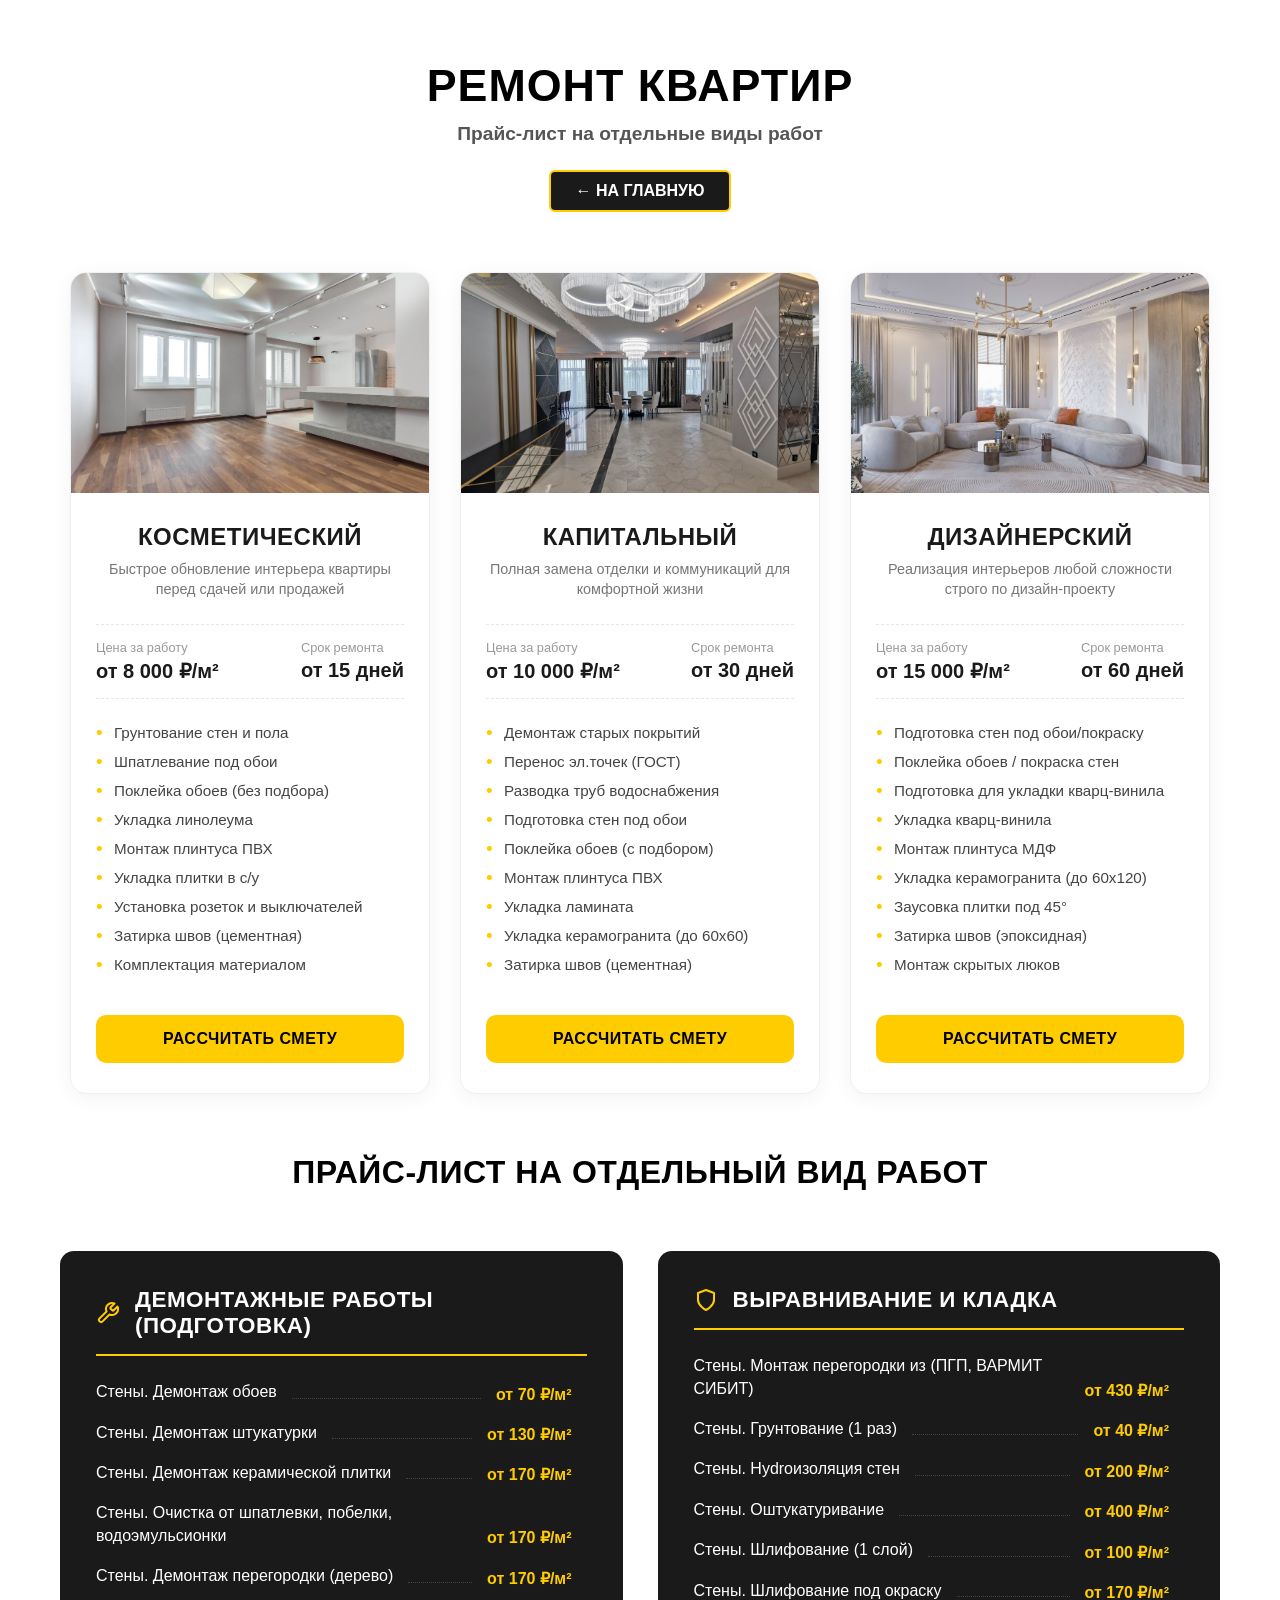
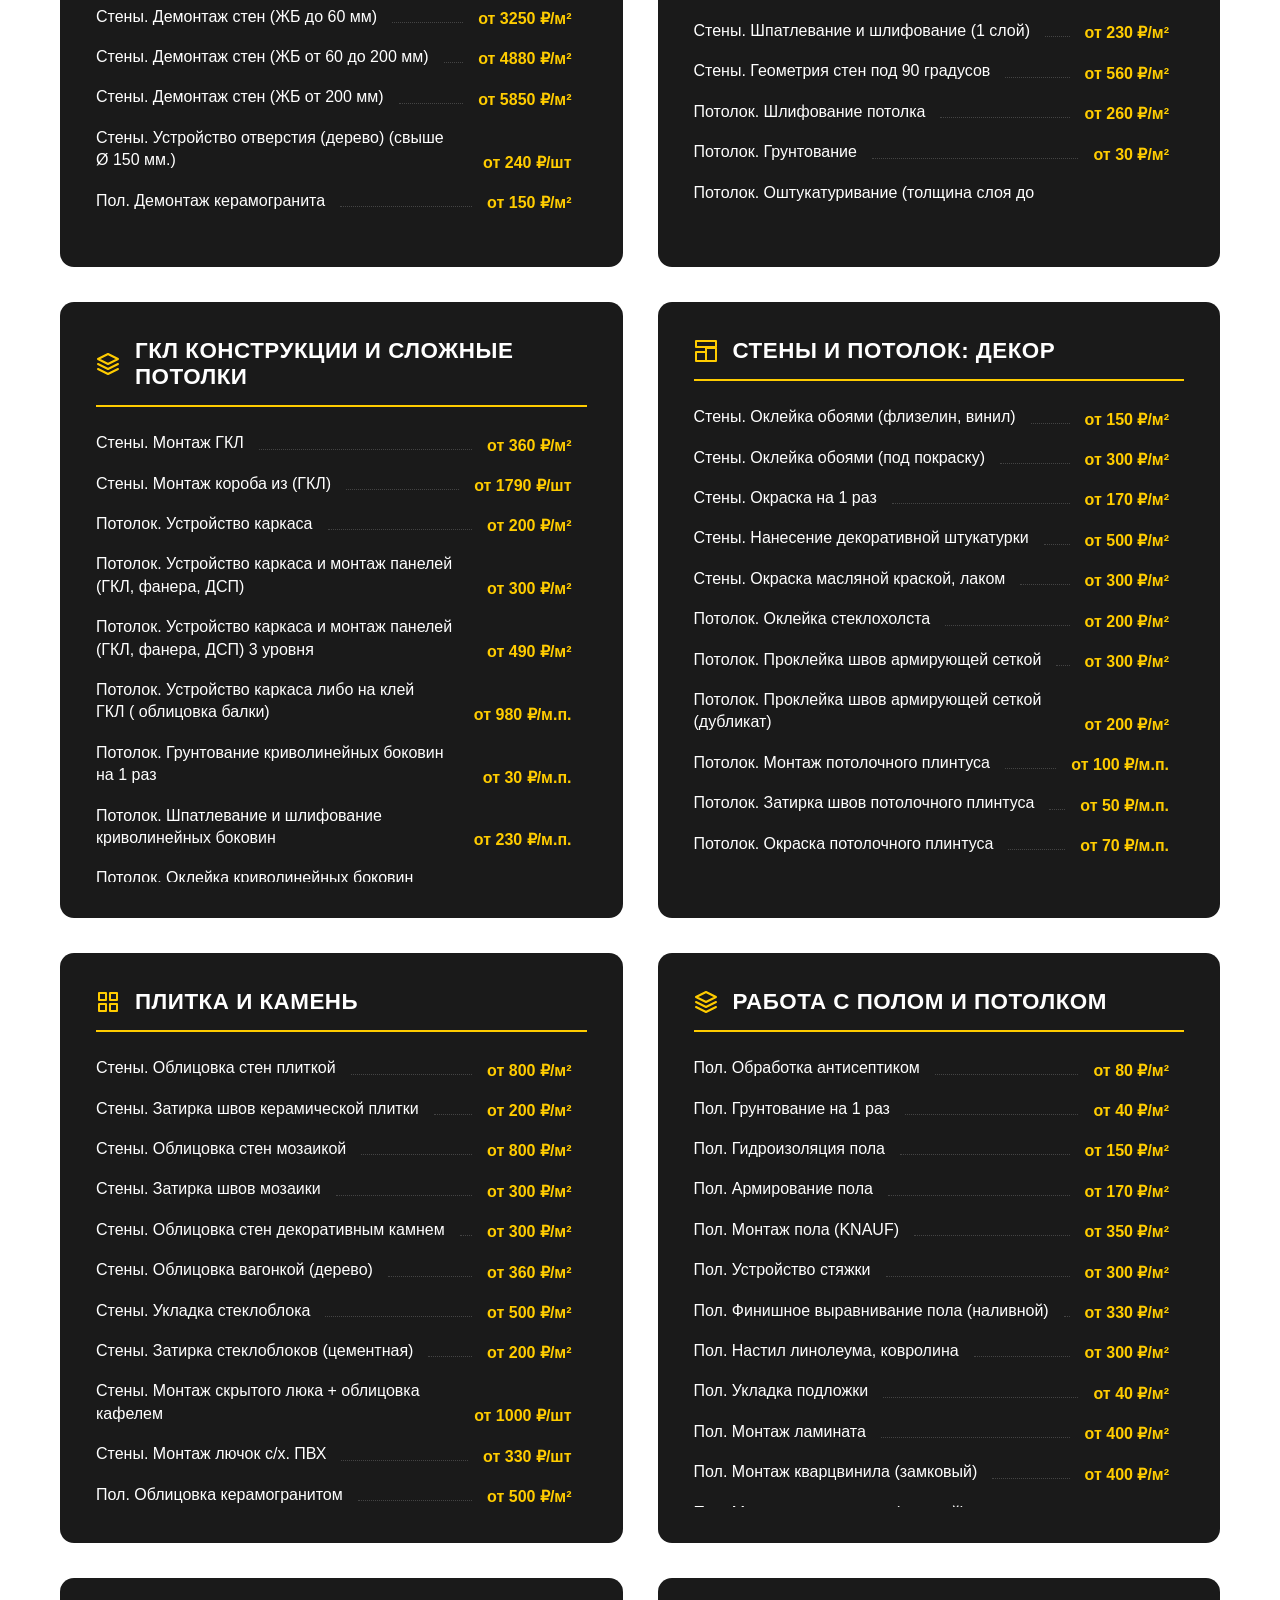
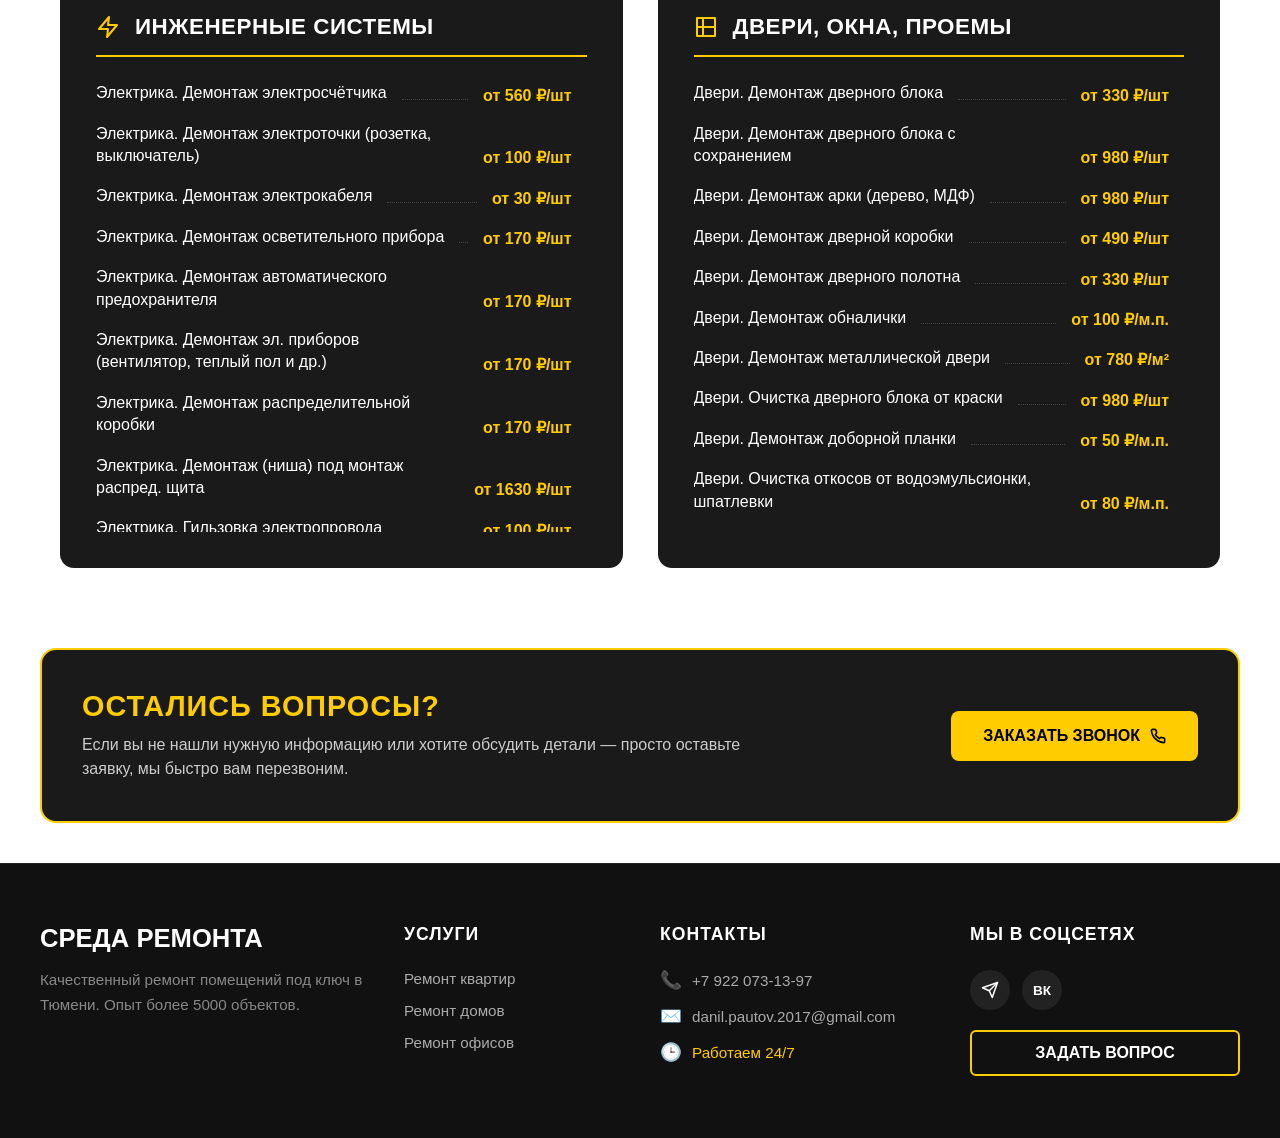
<file: kvartiri.html>
<!DOCTYPE html>
<html lang="ru">
<head>
    <meta charset="UTF-8">
    <meta name="viewport" content="width=device-width, initial-scale=1.0">
    <title>Ремонт квартир в Тюмени - Прайс-лист</title>
    <!-- Подключаем наш общий файл стилей -->
    <link rel="stylesheet" href="styletwo.css">
</head>
<body>
    <div class="container">
        
        <header class="page-header">
            <h1>Ремонт квартир</h1>
            <p>Прайс-лист на отдельные виды работ</p>
            <a href="index.html" class="back-btn">← На главную</a>
        </header>
        <!-- БЛОК ТАРИФОВ (ПАКЕТНЫЕ РЕШЕНИЯ) -->
        <section class="tariffs-section">
            <div class="tariffs-grid">
                <!-- КАРТОЧКА 1: КОСМЕТИЧЕСКИЙ -->
                <div class="tariff-card">
                    <div class="tariff-image-box">
                        <img src="kosmetickvar.jpg" alt="Косметический ремонт" class="tariff-img">
                        <div class="tariff-image-overlay"></div>
                    </div>
                    <div class="tariff-content">
                        <h3 class="tariff-title">КОСМЕТИЧЕСКИЙ</h3>
                        <p class="tariff-subtitle">Быстрое обновление интерьера квартиры перед сдачей или продажей</p>
                        
                        <div class="tariff-info-row">
                            <div class="tariff-info-item">
                                <span class="info-label">Цена за работу</span>
                                <span class="info-value">от 8 000 ₽/м²</span>
                            </div>
                            <div class="tariff-info-item">
                                <span class="info-label">Срок ремонта</span>
                                <span class="info-value">от 15 дней</span>
                            </div>
                        </div>
                        <ul class="tariff-features">
                            <li>Грунтование стен и пола</li>
                            <li>Шпатлевание под обои</li>
                            <li>Поклейка обоев (без подбора)</li>
                            <li>Укладка линолеума</li>
                            <li>Монтаж плинтуса ПВХ</li>
                            <li>Укладка плитки в с/у</li>
                            <li>Установка розеток и выключателей</li>
                            <li>Затирка швов (цементная)</li>
                            <li>Комплектация материалом</li>
                        </ul>
                        <button class="tariff-btn">РАССЧИТАТЬ СМЕТУ</button>
                    </div>
                </div>
                <!-- КАРТОЧКА 2: КАПИТАЛЬНЫЙ -->
                <div class="tariff-card">
                    <div class="tariff-image-box">
                        <img src="kapitalkvar.jpg" alt="Капитальный ремонт" class="tariff-img">
                        <div class="tariff-image-overlay"></div>
                    </div>
                    <div class="tariff-content">
                        <h3 class="tariff-title">КАПИТАЛЬНЫЙ</h3>
                        <p class="tariff-subtitle">Полная замена отделки и коммуникаций для комфортной жизни</p>
                        
                        <div class="tariff-info-row">
                            <div class="tariff-info-item">
                                <span class="info-label">Цена за работу</span>
                                <span class="info-value">от 10 000 ₽/м²</span>
                            </div>
                            <div class="tariff-info-item">
                                <span class="info-label">Срок ремонта</span>
                                <span class="info-value">от 30 дней</span>
                            </div>
                        </div>
                        <ul class="tariff-features">
                            <li>Демонтаж старых покрытий</li>
                            <li>Перенос эл.точек (ГОСТ)</li>
                            <li>Разводка труб водоснабжения</li>
                            <li>Подготовка стен под обои</li>
                            <li>Поклейка обоев (с подбором)</li>
                            <li>Монтаж плинтуса ПВХ</li>
                            <li>Укладка ламината</li>
                            <li>Укладка керамогранита (до 60х60)</li>
                            <li>Затирка швов (цементная)</li>
                        </ul>

                        <button class="tariff-btn">РАССЧИТАТЬ СМЕТУ</button>
                    </div>
                </div>
                <!-- КАРТОЧКА 3: ДИЗАЙНЕРСКИЙ -->
                <div class="tariff-card">
                    <div class="tariff-image-box">
                        <img src="dizainkvar.jpg" alt="Дизайнерский ремонт" class="tariff-img">
                        <div class="tariff-image-overlay"></div>
                    </div>
                    <div class="tariff-content">
                        <h3 class="tariff-title">ДИЗАЙНЕРСКИЙ</h3>
                        <p class="tariff-subtitle">Реализация интерьеров любой сложности строго по дизайн-проекту</p>
                        
                        <div class="tariff-info-row">
                            <div class="tariff-info-item">
                                <span class="info-label">Цена за работу</span>
                                <span class="info-value">от 15 000 ₽/м²</span>
                            </div>
                            <div class="tariff-info-item">
                                <span class="info-label">Срок ремонта</span>
                                <span class="info-value">от 60 дней</span>
                            </div>
                        </div>

                        <ul class="tariff-features">
                            <li>Подготовка стен под обои/покраску</li>
                            <li>Поклейка обоев / покраска стен</li>
                            <li>Подготовка для укладки кварц-винила</li>
                            <li>Укладка кварц-винила</li>
                            <li>Монтаж плинтуса МДФ</li>
                            <li>Укладка керамогранита (до 60х120)</li>
                            <li>Заусовка плитки под 45°</li>
                            <li>Затирка швов (эпоксидная)</li>
                            <li>Монтаж скрытых люков</li>
                        </ul>

                        <button class="tariff-btn">РАССЧИТАТЬ СМЕТУ</button>
                    </div>
                </div>
            </div>
            <!-- Подзаголовок перед основным прайсом -->
            <h2 class="section-divider-title">Прайс-лист на отдельный вид работ</h2>
        </section>
        <div class="price-grid">

            <!-- БЛОК 1: ДЕМОНТАЖНЫЕ РАБОТЫ -->
            <div class="price-block">
                <div class="block-title-box">
                    <span class="block-icon">
                        <!-- Иконка молотка / демонтажа -->
                        <svg width="24" height="24" viewBox="0 0 24 24" fill="none" stroke="currentColor" stroke-width="2" stroke-linecap="round" stroke-linejoin="round"><path d="M14.7 6.3a1 1 0 0 0 0 1.4l1.6 1.6a1 1 0 0 0 1.4 0l3.77-3.77a6 6 0 0 1-7.94 7.94l-6.91 6.91a2.12 2.12 0 0 1-3-3l6.91-6.91a6 6 0 0 1 7.94-7.94l-3.76 3.76z"></path></svg>
                    </span>
                    <h2 class="block-title">Демонтажные работы (Подготовка)</h2>
                </div>
                
                <!-- Обертка для скролла -->
                <div class="scroll-container">
                    <div class="price-list">
                        <div class="price-item"><span class="item-name">Стены. Демонтаж обоев</span><span class="item-dots"></span><span class="item-cost">от 70 ₽/м²</span></div>
                        <div class="price-item"><span class="item-name">Стены. Демонтаж штукатурки</span><span class="item-dots"></span><span class="item-cost">от 130 ₽/м²</span></div>
                        <div class="price-item"><span class="item-name">Стены. Демонтаж керамической плитки</span><span class="item-dots"></span><span class="item-cost">от 170 ₽/м²</span></div>
                        <div class="price-item"><span class="item-name">Стены. Очистка от шпатлевки, побелки, водоэмульсионки</span><span class="item-dots"></span><span class="item-cost">от 170 ₽/м²</span></div>
                        <div class="price-item"><span class="item-name">Стены. Демонтаж перегородки (дерево)</span><span class="item-dots"></span><span class="item-cost">от 170 ₽/м²</span></div>
                        <div class="price-item"><span class="item-name">Стены. Демонтаж стен (ЖБ до 60 мм)</span><span class="item-dots"></span><span class="item-cost">от 3250 ₽/м²</span></div>
                        <div class="price-item"><span class="item-name">Стены. Демонтаж стен (ЖБ от 60 до 200 мм)</span><span class="item-dots"></span><span class="item-cost">от 4880 ₽/м²</span></div>
                        <div class="price-item"><span class="item-name">Стены. Демонтаж стен (ЖБ от 200 мм)</span><span class="item-dots"></span><span class="item-cost">от 5850 ₽/м²</span></div>
                        <div class="price-item"><span class="item-name">Стены. Устройство отверстия (дерево) (свыше Ø 150 мм.)</span><span class="item-dots"></span><span class="item-cost">от 240 ₽/шт</span></div>
                        <div class="price-item"><span class="item-name">Пол. Демонтаж керамогранита</span><span class="item-dots"></span><span class="item-cost">от 150 ₽/м²</span></div>
                        <div class="price-item"><span class="item-name">Пол. Демонтаж деревянного пола</span><span class="item-dots"></span><span class="item-cost">от 200 ₽/м²</span></div>
                        <div class="price-item"><span class="item-name">Пол. Демонтаж ламината / линолеума / ковролина</span><span class="item-dots"></span><span class="item-cost">от 70 ₽/м²</span></div>
                        <div class="price-item"><span class="item-name">Пол. Демонтаж плитки (кварцвинил)</span><span class="item-dots"></span><span class="item-cost">от 70 ₽/м²</span></div>
                        <div class="price-item"><span class="item-name">Пол. Демонтаж керамической плитки</span><span class="item-dots"></span><span class="item-cost">от 130 ₽/м²</span></div>
                        <div class="price-item"><span class="item-name">Пол. Демонтаж листовых материалов (ДВП, ДСП, ЦСП, фанера, УСБ)</span><span class="item-dots"></span><span class="item-cost">от 150 ₽/м²</span></div>
                        <div class="price-item"><span class="item-name">Пол. Демонтаж бетонной стяжки (до 50 мм)</span><span class="item-dots"></span><span class="item-cost">от 210 ₽/м²</span></div>
                        <div class="price-item"><span class="item-name">Пол. Удаление старой краски, бугров с бетона</span><span class="item-dots"></span><span class="item-cost">от 200 ₽/м²</span></div>
                        <div class="price-item"><span class="item-name">Потолок. Демонтаж натяжного полотна</span><span class="item-dots"></span><span class="item-cost">от 80 ₽/м²</span></div>
                        <div class="price-item"><span class="item-name">Потолок. Очистка от побелки, краски, шпатлевки</span><span class="item-dots"></span><span class="item-cost">от 100 ₽/м²</span></div>
                        <div class="price-item"><span class="item-name">Потолок. Разборка потолка из ГКЛ</span><span class="item-dots"></span><span class="item-cost">от 260 ₽/м²</span></div>
                        <div class="price-item"><span class="item-name">Потолок. Демонтаж досок</span><span class="item-dots"></span><span class="item-cost">от 260 ₽/м²</span></div>
                        <div class="price-item"><span class="item-name">Потолок. Демонтаж панелей ПВХ / МДФ</span><span class="item-dots"></span><span class="item-cost">от 300 ₽/м²</span></div>
                        <div class="price-item"><span class="item-name">Потолок. Демонтаж декоративной плитки</span><span class="item-dots"></span><span class="item-cost">от 50 ₽/м²</span></div>
                        <div class="price-item"><span class="item-name">Потолок. Демонтаж штукатурки</span><span class="item-dots"></span><span class="item-cost">от 170 ₽/м²</span></div>
                        <div class="price-item"><span class="item-name">Потолок. Устройство отверстия (дерево) (свыше Ø 150 мм.)</span><span class="item-dots"></span><span class="item-cost">от 140 ₽/шт</span></div>
                        <div class="price-item"><span class="item-name">Потолок. Устройство отверстия (бетон) (свыше Ø 150 мм.)</span><span class="item-dots"></span><span class="item-cost">от 200 ₽/шт</span></div>
                        <div class="price-item"><span class="item-name">Потолок. Устройство отверстия (металл) (свыше Ø 150 мм.)</span><span class="item-dots"></span><span class="item-cost">от 250 ₽/шт</span></div>
                    </div>
                </div>
            </div>

            <!-- БЛОК 2: ВЫРАВНИВАНИЕ И КЛАДКА -->
            <div class="price-block">
                <div class="block-title-box">
                    <span class="block-icon">
                        <!-- Иконка правила / шпателя -->
                        <svg width="24" height="24" viewBox="0 0 24 24" fill="none" stroke="currentColor" stroke-width="2" stroke-linecap="round" stroke-linejoin="round"><path d="M12 22s8-4 8-10V5l-8-3-8 3v7c0 6 8 10 8 10z"></path></svg>
                    </span>
                    <h2 class="block-title">Выравнивание и Кладка</h2>
                </div>
                
                <!-- Обертка для скролла -->
                <div class="scroll-container">
                    <div class="price-list">
                        <div class="price-item"><span class="item-name">Стены. Монтаж перегородки из (ПГП, ВАРМИТ СИБИТ)</span><span class="item-dots"></span><span class="item-cost">от 430 ₽/м²</span></div>
                        <div class="price-item"><span class="item-name">Стены. Грунтование (1 раз)</span><span class="item-dots"></span><span class="item-cost">от 40 ₽/м²</span></div>
                        <div class="price-item"><span class="item-name">Стены. Hydroизоляция стен</span><span class="item-dots"></span><span class="item-cost">от 200 ₽/м²</span></div>
                        <div class="price-item"><span class="item-name">Стены. Оштукатуривание</span><span class="item-dots"></span><span class="item-cost">от 400 ₽/м²</span></div>
                        <div class="price-item"><span class="item-name">Стены. Шлифование (1 слой)</span><span class="item-dots"></span><span class="item-cost">от 100 ₽/м²</span></div>
                        <div class="price-item"><span class="item-name">Стены. Шлифование под окраску</span><span class="item-dots"></span><span class="item-cost">от 170 ₽/м²</span></div>
                        <div class="price-item"><span class="item-name">Стены. Шпатлевание и шлифование (1 слой)</span><span class="item-dots"></span><span class="item-cost">от 230 ₽/м²</span></div>
                        <div class="price-item"><span class="item-name">Стены. Геометрия стен под 90 градусов</span><span class="item-dots"></span><span class="item-cost">от 560 ₽/м²</span></div>
                        <div class="price-item"><span class="item-name">Потолок. Шлифование потолка</span><span class="item-dots"></span><span class="item-cost">от 260 ₽/м²</span></div>
                        <div class="price-item"><span class="item-name">Потолок. Грунтование</span><span class="item-dots"></span><span class="item-cost">от 30 ₽/м²</span></div>
                        <div class="price-item"><span class="item-name">Потолок. Оштукатуривание (толщина слоя до 10 мм.)</span><span class="item-dots"></span><span class="item-cost">от 390 ₽/м²</span></div>
                        <div class="price-item"><span class="item-name">Потолок. Шпатлевание и шлифование (финишный слой)</span><span class="item-dots"></span><span class="item-cost">от 520 ₽/м²</span></div>
                        <div class="price-item"><span class="item-name">Потолок. Гидроизоляция потолка</span><span class="item-dots"></span><span class="item-cost">от 50 ₽/м²</span></div>
                        <div class="price-item"><span class="item-name">Потолок. Антисептирование потолка</span><span class="item-dots"></span><span class="item-cost">от 70 ₽/м²</span></div>
                        <div class="price-item"><span class="item-name">Потолок. Монтаж тепло-шумоизоляции (минвата, пенопласт)</span><span class="item-dots"></span><span class="item-cost">от 130 ₽/м²</span></div>
                        <div class="price-item"><span class="item-name">Потолок. Монтаж пароизоляции</span><span class="item-dots"></span><span class="item-cost">от 30 ₽/м²</span></div>
                        <div class="price-item"><span class="item-name">Потолок. Монтаж перфорированного уголка по прямолинейным поверхностям</span><span class="item-dots"></span><span class="item-cost">от 40 ₽/м.п.</span></div>
                        <div class="price-item"><span class="item-name">Потолок. Монтаж перфорированного уголка по криволинейным поверхностям</span><span class="item-dots"></span><span class="item-cost">от 60 ₽/м.п.</span></div>
                    </div> <!-- /price-list -->
                </div> <!-- /scroll-container -->
            </div> <!-- /price-block (Конец блока Выравнивание и Кладка) -->
           <!-- БЛОК: ГКЛ КОНСТРУКЦИИ И СЛОЖНЫЕ ПОТОЛКИ -->
            <div class="price-block">
                <div class="block-title-box">
                    <span class="block-icon">
                        <!-- Иконка слоев / конструкций -->
                        <svg width="24" height="24" viewBox="0 0 24 24" fill="none" stroke="currentColor" stroke-width="2" stroke-linecap="round" stroke-linejoin="round"><polygon points="12 2 2 7 12 12 22 7 12 2"></polygon><polyline points="2 17 12 22 22 17"></polyline><polyline points="2 12 12 17 22 12"></polyline></svg>
                    </span>
                    <h2 class="block-title">ГКЛ Конструкции и Сложные потолки</h2>
                </div>
                <div class="scroll-container">
                    <div class="price-list">
                        <div class="price-item"><span class="item-name">Стены. Монтаж ГКЛ</span><span class="item-dots"></span><span class="item-cost">от 360 ₽/м²</span></div>
                        <div class="price-item"><span class="item-name">Стены. Монтаж короба из (ГКЛ)</span><span class="item-dots"></span><span class="item-cost">от 1790 ₽/шт</span></div>
                        <div class="price-item"><span class="item-name">Потолок. Устройство каркаса</span><span class="item-dots"></span><span class="item-cost">от 200 ₽/м²</span></div>
                        <div class="price-item"><span class="item-name">Потолок. Устройство каркаса и монтаж панелей (ГКЛ, фанера, ДСП)</span><span class="item-dots"></span><span class="item-cost">от 300 ₽/м²</span></div>
                        <div class="price-item"><span class="item-name">Потолок. Устройство каркаса и монтаж панелей (ГКЛ, фанера, ДСП) 3 уровня</span><span class="item-dots"></span><span class="item-cost">от 490 ₽/м²</span></div>
                        <div class="price-item"><span class="item-name">Потолок. Устройство каркаса либо на клей ГКЛ ( облицовка балки)</span><span class="item-dots"></span><span class="item-cost">от 980 ₽/м.п.</span></div>
                        <div class="price-item"><span class="item-name">Потолок. Грунтование криволинейных боковин на 1 раз</span><span class="item-dots"></span><span class="item-cost">от 30 ₽/м.п.</span></div>
                        <div class="price-item"><span class="item-name">Потолок. Шпатлевание и шлифование криволинейных боковин</span><span class="item-dots"></span><span class="item-cost">от 230 ₽/м.п.</span></div>
                        <div class="price-item"><span class="item-name">Потолок. Оклейка криволинейных боковин обоями</span><span class="item-dots"></span><span class="item-cost">от 230 ₽/м.п.</span></div>
                        <div class="price-item"><span class="item-name">Потолок. Окраска криволинейных боковин</span><span class="item-dots"></span><span class="item-cost">от 80 ₽/м.п.</span></div>
                        <div class="price-item"><span class="item-name">Потолок. Армстронг</span><span class="item-dots"></span><span class="item-cost">от 300 ₽/м²</span></div>
                        <div class="price-item"><span class="item-name">Потолок. Грильято</span><span class="item-dots"></span><span class="item-cost">от 460 ₽/м²</span></div>
                        <div class="price-item"><span class="item-name">Потолок. Монтаж панелей (ПВХ, фанера, МДФ, ДСП, ДВП)</span><span class="item-dots"></span><span class="item-cost">от 330 ₽/м²</span></div>
                    </div>
                </div>
            </div>
            <!-- БЛОК: СТЕНЫ И ПОТОЛОК: ДЕКОР -->
            <div class="price-block">
                <div class="block-title-box">
                    <span class="block-icon">
                        <!-- Иконка кисти / декора -->
                        <svg width="24" height="24" viewBox="0 0 24 24" fill="none" stroke="currentColor" stroke-width="2" stroke-linecap="round" stroke-linejoin="round"><path d="M12 22V13H2v9h10zm0 0h10V9H12v13zm10-14V2H2v6h20z"></path></svg>
                    </span>
                    <h2 class="block-title">Стены и Потолок: Декор</h2>
                </div>
                <div class="scroll-container">
                    <div class="price-list">
                        <div class="price-item"><span class="item-name">Стены. Оклейка обоями (флизелин, винил)</span><span class="item-dots"></span><span class="item-cost">от 150 ₽/м²</span></div>
                        <div class="price-item"><span class="item-name">Стены. Оклейка обоями (под покраску)</span><span class="item-dots"></span><span class="item-cost">от 300 ₽/м²</span></div>
                        <div class="price-item"><span class="item-name">Стены. Окраска на 1 раз</span><span class="item-dots"></span><span class="item-cost">от 170 ₽/м²</span></div>
                        <div class="price-item"><span class="item-name">Стены. Нанесение декоративной штукатурки</span><span class="item-dots"></span><span class="item-cost">от 500 ₽/м²</span></div>
                        <div class="price-item"><span class="item-name">Стены. Окраска масляной краской, лаком</span><span class="item-dots"></span><span class="item-cost">от 300 ₽/м²</span></div>
                        <div class="price-item"><span class="item-name">Потолок. Оклейка стеклохолста</span><span class="item-dots"></span><span class="item-cost">от 200 ₽/м²</span></div>
                        <div class="price-item"><span class="item-name">Потолок. Проклейка швов армирующей сеткой</span><span class="item-dots"></span><span class="item-cost">от 300 ₽/м²</span></div>
                        <div class="price-item"><span class="item-name">Потолок. Проклейка швов армирующей сеткой (дубликат)</span><span class="item-dots"></span><span class="item-cost">от 200 ₽/м²</span></div>
                        <div class="price-item"><span class="item-name">Потолок. Монтаж потолочного плинтуса</span><span class="item-dots"></span><span class="item-cost">от 100 ₽/м.п.</span></div>
                        <div class="price-item"><span class="item-name">Потолок. Затирка швов потолочного плинтуса</span><span class="item-dots"></span><span class="item-cost">от 50 ₽/м.п.</span></div>
                        <div class="price-item"><span class="item-name">Потолок. Окраска потолочного плинтуса</span><span class="item-dots"></span><span class="item-cost">от 70 ₽/м.п.</span></div>
                        <div class="price-item"><span class="item-name">Потолок. Монтаж декоративной плитки (полимер)</span><span class="item-dots"></span><span class="item-cost">от 110 ₽/м²</span></div>
                        <div class="price-item"><span class="item-name">Потолок. Затирка швов декоративной плитки</span><span class="item-dots"></span><span class="item-cost">от 70 ₽/м²</span></div>
                        <div class="price-item"><span class="item-name">Потолок. Оклейка обоями (флизелин, винил)</span><span class="item-dots"></span><span class="item-cost">от 200 ₽/м²</span></div>
                        <div class="price-item"><span class="item-name">Потолок. Окраска масляной краской, лаком</span><span class="item-dots"></span><span class="item-cost">от 230 ₽/м²</span></div>
                        <div class="price-item"><span class="item-name">Потолок. Облицовка вагонкой (дерево)</span><span class="item-dots"></span><span class="item-cost">от 430 ₽/м²</span></div>
                        <div class="price-item"><span class="item-name">Потолок. Монтаж лепнины (плинтус)</span><span class="item-dots"></span><span class="item-cost">от 60 ₽/м.п.</span></div>
                        <div class="price-item"><span class="item-name">Потолок. Грунтование лепнины (плинтус)</span><span class="item-dots"></span><span class="item-cost">от 30 ₽/м.п.</span></div>
                        <div class="price-item"><span class="item-name">Потолок. Окраска лепнины (плинтус)</span><span class="item-dots"></span><span class="item-cost">от 90 ₽/м.п.</span></div>
                        <div class="price-item"><span class="item-name">Потолок. Монтаж лепнины (изделие)</span><span class="item-dots"></span><span class="item-cost">от 70 ₽/шт</span></div>
                        <div class="price-item"><span class="item-name">Потолок. Грунтование лепнины (изделие)</span><span class="item-dots"></span><span class="item-cost">от 30 ₽/шт</span></div>
                        <div class="price-item"><span class="item-name">Потолок. Окраска лепнины (изделие)</span><span class="item-dots"></span><span class="item-cost">от 110 ₽/шт</span></div>
                        <div class="price-item"><span class="item-name">Потолок. Нанесение декоративной штукатурки</span><span class="item-dots"></span><span class="item-cost">от 560 ₽/м²</span></div>
                        <div class="price-item"><span class="item-name">Потолок. Оклейка паутинка стекловолокно</span><span class="item-dots"></span><span class="item-cost">от 170 ₽/м²</span></div>
                    </div>
                </div>
            </div>
             <!-- БЛОК: ПЛИТКА И КАМЕНЬ -->
            <div class="price-block">
                <div class="block-title-box">
                    <span class="block-icon">
                        <!-- Иконка плитки / сетки -->
                        <svg width="24" height="24" viewBox="0 0 24 24" fill="none" stroke="currentColor" stroke-width="2" stroke-linecap="round" stroke-linejoin="round"><rect x="3" y="3" width="7" height="7"></rect><rect x="14" y="3" width="7" height="7"></rect><rect x="14" y="14" width="7" height="7"></rect><rect x="3" y="14" width="7" height="7"></rect></svg>
                    </span>
                    <h2 class="block-title">Плитка и Камень</h2>
                </div>
                <div class="scroll-container">
                    <div class="price-list">
                        <div class="price-item"><span class="item-name">Стены. Облицовка стен плиткой</span><span class="item-dots"></span><span class="item-cost">от 800 ₽/м²</span></div>
                        <div class="price-item"><span class="item-name">Стены. Затирка швов керамической плитки</span><span class="item-dots"></span><span class="item-cost">от 200 ₽/м²</span></div>
                        <div class="price-item"><span class="item-name">Стены. Облицовка стен мозаикой</span><span class="item-dots"></span><span class="item-cost">от 800 ₽/м²</span></div>
                        <div class="price-item"><span class="item-name">Стены. Затирка швов мозаики</span><span class="item-dots"></span><span class="item-cost">от 300 ₽/м²</span></div>
                        <div class="price-item"><span class="item-name">Стены. Облицовка стен декоративным камнем</span><span class="item-dots"></span><span class="item-cost">от 300 ₽/м²</span></div>
                        <div class="price-item"><span class="item-name">Стены. Облицовка вагонкой (дерево)</span><span class="item-dots"></span><span class="item-cost">от 360 ₽/м²</span></div>
                        <div class="price-item"><span class="item-name">Стены. Укладка стеклоблока</span><span class="item-dots"></span><span class="item-cost">от 500 ₽/м²</span></div>
                        <div class="price-item"><span class="item-name">Стены. Затирка стеклоблоков (цементная)</span><span class="item-dots"></span><span class="item-cost">от 200 ₽/м²</span></div>
                        <div class="price-item"><span class="item-name">Стены. Монтаж скрытого люка + облицовка кафелем</span><span class="item-dots"></span><span class="item-cost">от 1000 ₽/шт</span></div>
                        <div class="price-item"><span class="item-name">Стены. Монтаж лючок с/х. ПВХ</span><span class="item-dots"></span><span class="item-cost">от 330 ₽/шт</span></div>
                        <div class="price-item"><span class="item-name">Пол. Облицовка керамогранитом</span><span class="item-dots"></span><span class="item-cost">от 500 ₽/м²</span></div>
                        <div class="price-item"><span class="item-name">Пол. Укладка керамической плитки</span><span class="item-dots"></span><span class="item-cost">от 500 ₽/м²</span></div>
                        <div class="price-item"><span class="item-name">Пол. Затирка швов керамической плитки</span><span class="item-dots"></span><span class="item-cost">от 200 ₽/м²</span></div>
                        <div class="price-item"><span class="item-name">Пол. Облицовка мозаикой</span><span class="item-dots"></span><span class="item-cost">от 500 ₽/м²</span></div>
                        <div class="price-item"><span class="item-name">Потолок. Монтаж керамической плитки</span><span class="item-dots"></span><span class="item-cost">от 290 ₽/м²</span></div>
                        <div class="price-item"><span class="item-name">Потолок. Затирка швов керамической плитки</span><span class="item-dots"></span><span class="item-cost">от 80 ₽/м²</span></div>
                    </div>
                </div>
            </div>

            <!-- БЛОК: РАБОТА С ПОЛОМ И ПОТОЛКОМ -->
            <div class="price-block">
                <div class="block-title-box">
                    <span class="block-icon">
                        <!-- Иконка слоев пола / перекрытий -->
                        <svg width="24" height="24" viewBox="0 0 24 24" fill="none" stroke="currentColor" stroke-width="2" stroke-linecap="round" stroke-linejoin="round"><layer></layer><polygon points="12 2 2 7 12 12 22 7 12 2"></polygon><polyline points="2 17 12 22 22 17"></polyline><polyline points="2 12 12 17 22 12"></polyline></svg>
                    </span>
                    <h2 class="block-title">Работа с полом и потолком</h2>
                </div>
                <div class="scroll-container">
                    <div class="price-list">
                        <div class="price-item"><span class="item-name">Пол. Обработка антисептиком</span><span class="item-dots"></span><span class="item-cost">от 80 ₽/м²</span></div>
                        <div class="price-item"><span class="item-name">Пол. Грунтование на 1 раз</span><span class="item-dots"></span><span class="item-cost">от 40 ₽/м²</span></div>
                        <div class="price-item"><span class="item-name">Пол. Гидроизоляция пола</span><span class="item-dots"></span><span class="item-cost">от 150 ₽/м²</span></div>
                        <div class="price-item"><span class="item-name">Пол. Армирование пола</span><span class="item-dots"></span><span class="item-cost">от 170 ₽/м²</span></div>
                        <div class="price-item"><span class="item-name">Пол. Монтаж пола (KNAUF)</span><span class="item-dots"></span><span class="item-cost">от 350 ₽/м²</span></div>
                        <div class="price-item"><span class="item-name">Пол. Устройство стяжки</span><span class="item-dots"></span><span class="item-cost">от 300 ₽/м²</span></div>
                        <div class="price-item"><span class="item-name">Пол. Финишное выравнивание пола (наливной)</span><span class="item-dots"></span><span class="item-cost">от 330 ₽/м²</span></div>
                        <div class="price-item"><span class="item-name">Пол. Настил линолеума, ковролина</span><span class="item-dots"></span><span class="item-cost">от 300 ₽/м²</span></div>
                        <div class="price-item"><span class="item-name">Пол. Укладка подложки</span><span class="item-dots"></span><span class="item-cost">от 40 ₽/м²</span></div>
                        <div class="price-item"><span class="item-name">Пол. Монтаж ламината</span><span class="item-dots"></span><span class="item-cost">от 400 ₽/м²</span></div>
                        <div class="price-item"><span class="item-name">Пол. Монтаж кварцвинила (замковый)</span><span class="item-dots"></span><span class="item-cost">от 400 ₽/м²</span></div>
                        <div class="price-item"><span class="item-name">Пол. Монтаж кварцвинила (клеевой)</span><span class="item-dots"></span><span class="item-cost">от 400 ₽/м²</span></div>
                        <div class="price-item"><span class="item-name">Пол. Монтаж кварцвинила по диагонали (ёлочка)</span><span class="item-dots"></span><span class="item-cost">от 500 ₽/м²</span></div>
                        <div class="price-item"><span class="item-name">Пол. Настил линолеума, ковролина (с наклеиванием на основание)</span><span class="item-dots"></span><span class="item-cost">от 260 ₽/м²</span></div>
                        <div class="price-item"><span class="item-name">Пол. Монтаж пластикового напольного плинтуса</span><span class="item-dots"></span><span class="item-cost">от 100 ₽/м.п.</span></div>
                        <div class="price-item"><span class="item-name">Пол. Монтаж напольного плинтуса (МДФ)</span><span class="item-dots"></span><span class="item-cost">от 300 ₽/м.п.</span></div>
                        <div class="price-item"><span class="item-name">Пол. Монтаж алюминиевого плинтуса</span><span class="item-dots"></span><span class="item-cost">от 230 ₽/м.п.</span></div>
                        <div class="price-item"><span class="item-name">Пол. Монтаж плинтуса полиуретан</span><span class="item-dots"></span><span class="item-cost">от 330 ₽/м.п.</span></div>
                        <div class="price-item"><span class="item-name">Пол. Окраска плинтуса на два раза</span><span class="item-dots"></span><span class="item-cost">от 80 ₽/м.п.</span></div>
                        <div class="price-item"><span class="item-name">Пол. Монтаж лаг</span><span class="item-dots"></span><span class="item-cost">от 490 ₽/м²</span></div>
                        <div class="price-item"><span class="item-name">Пол. Укладка досок по лагам</span><span class="item-dots"></span><span class="item-cost">от 330 ₽/м²</span></div>
                        <div class="price-item"><span class="item-name">Пол. Протяжка старого пола</span><span class="item-dots"></span><span class="item-cost">от 180 ₽/м²</span></div>
                        <div class="price-item"><span class="item-name">Пол. Покраска пола на один раз</span><span class="item-dots"></span><span class="item-cost">от 170 ₽/м²</span></div>
                        <div class="price-item"><span class="item-name">Пол. Монтаж шумо-теплоизоляции (минвата, пенопласт) 1 слой</span><span class="item-dots"></span><span class="item-cost">от 20 ₽/м²</span></div>
                        <div class="price-item"><span class="item-name">Потолок. Монтаж балок перекрытия</span><span class="item-dots"></span><span class="item-cost">от 170 ₽/м.п.</span></div>
                        <div class="price-item"><span class="item-name">Потолок. Антисептирование балок перекрытия</span><span class="item-dots"></span><span class="item-cost">от 10 ₽/м²</span></div>
                        <div class="price-item"><span class="item-name">Потолок. Монтаж чернового потолка</span><span class="item-dots"></span><span class="item-cost">от 230 ₽/м²</span></div>
                        <div class="price-item"><span class="item-name">Потолок. Монтаж чернового потолка</span><span class="item-dots"></span><span class="item-cost">от 230 ₽/м²</span></div>
                    </div> <!-- Закрыли .price-list -->
                </div> <!-- Закрыли .scroll-container -->
            </div> <!-- Закрыли .price-block ПОЛОВ -->
            <!-- БЛОК: ИНЖЕНЕРНЫЕ СИСТЕМЫ (Теперь он встанет рядом на свое место) -->
            <div class="price-block">
                <div class="block-title-box">
                    <span class="block-icon">
                        <!-- Иконка молнии (электрика / инженерия) -->
                        <svg width="24" height="24" viewBox="0 0 24 24" fill="none" stroke="currentColor" stroke-width="2" stroke-linecap="round" stroke-linejoin="round"><polyline points="13 2 3 14 12 14 11 22 21 10 12 10 13 2"></polyline></svg>
                    </span>
                    <h2 class="block-title">Инженерные системы</h2>
                </div>
                <div class="scroll-container">
                    <div class="price-list">
                        <!-- Электрика: Демонтаж -->
                        <div class="price-item"><span class="item-name">Электрика. Демонтаж электросчётчика</span><span class="item-dots"></span><span class="item-cost">от 560 ₽/шт</span></div>
                        <div class="price-item"><span class="item-name">Электрика. Демонтаж электроточки (розетка, выключатель)</span><span class="item-dots"></span><span class="item-cost">от 100 ₽/шт</span></div>
                        <div class="price-item"><span class="item-name">Электрика. Демонтаж электрокабеля</span><span class="item-dots"></span><span class="item-cost">от 30 ₽/шт</span></div>
                        <div class="price-item"><span class="item-name">Электрика. Демонтаж осветительного прибора</span><span class="item-dots"></span><span class="item-cost">от 170 ₽/шт</span></div>
                        <div class="price-item"><span class="item-name">Электрика. Демонтаж автоматического предохранителя</span><span class="item-dots"></span><span class="item-cost">от 170 ₽/шт</span></div>
                        <div class="price-item"><span class="item-name">Электрика. Демонтаж эл. приборов (вентилятор, теплый пол и др.)</span><span class="item-dots"></span><span class="item-cost">от 170 ₽/шт</span></div>
                        <div class="price-item"><span class="item-name">Электрика. Демонтаж распределительной коробки</span><span class="item-dots"></span><span class="item-cost">от 170 ₽/шт</span></div>
                        <div class="price-item"><span class="item-name">Электрика. Демонтаж (ниша) под монтаж распред. щита</span><span class="item-dots"></span><span class="item-cost">от 1630 ₽/шт</span></div>
                        
                        <!-- Электрика: Монтаж -->
                        <div class="price-item"><span class="item-name">Электрика. Гильзовка электропровода</span><span class="item-dots"></span><span class="item-cost">от 100 ₽/шт</span></div>
                        <div class="price-item"><span class="item-name">Электрика. Монтаж розеток и выключателей</span><span class="item-dots"></span><span class="item-cost">от 260 ₽/шт</span></div>
                        <div class="price-item"><span class="item-name">Электрика. Монтаж и расключение распределительной коробки</span><span class="item-dots"></span><span class="item-cost">от 590 ₽/шт</span></div>
                        <div class="price-item"><span class="item-name">Электрика. Монтаж точечных светильников</span><span class="item-dots"></span><span class="item-cost">от 230 ₽/шт</span></div>
                        <div class="price-item"><span class="item-name">Электрика. Монтаж осветительных и других приборов</span><span class="item-dots"></span><span class="item-cost">от 330 ₽/шт</span></div>
                        <div class="price-item"><span class="item-name">Электрика. Монтаж автоматического предохранителя</span><span class="item-dots"></span><span class="item-cost">от 170 ₽/шт</span></div>
                        <div class="price-item"><span class="item-name">Мат нагревательный (в стену)</span><span class="item-dots"></span><span class="item-cost">от 980 ₽/м²</span></div>
                        <div class="price-item"><span class="item-name">Электрика. Монтаж кабеля</span><span class="item-dots"></span><span class="item-cost">от 150 ₽/м.п.</span></div>
                        <div class="price-item"><span class="item-name">Электрика. Монтаж ниши (стена) под распределительный щит</span><span class="item-dots"></span><span class="item-cost">от 1300 ₽/шт</span></div>
                        <div class="price-item"><span class="item-name">Электрика. Монтаж распределительного щита</span><span class="item-dots"></span><span class="item-cost">от 2000 ₽/шт</span></div>
                        <div class="price-item"><span class="item-name">Электрика. Подключение к силовой электросети</span><span class="item-dots"></span><span class="item-cost">от 1430 ₽/шт</span></div>
                        <div class="price-item"><span class="item-name">Электрика. Монтаж "теплого пола"</span><span class="item-dots"></span><span class="item-cost">от 390 ₽/м²</span></div>
                        <div class="price-item"><span class="item-name">Электрика. Монтаж терморегулятора теплого пола</span><span class="item-dots"></span><span class="item-cost">от 500 ₽/шт</span></div>
                        <div class="price-item"><span class="item-name">Электрика. Прокладка кабеля слаботочных сетей</span><span class="item-dots"></span><span class="item-cost">от 70 ₽/м.п.</span></div>
                        <div class="price-item"><span class="item-name">Электрика. Монтаж кабель-канала</span><span class="item-dots"></span><span class="item-cost">от 50 ₽/м.п.</span></div>
                        <div class="price-item"><span class="item-name">Электрика. Устройство отверстия под "подрозетник" в кафеле</span><span class="item-dots"></span><span class="item-cost">от 200 ₽/шт</span></div>
                        <div class="price-item"><span class="item-name">Электрика. Штробление ширина до 50 мм</span><span class="item-dots"></span><span class="item-cost">от 170 ₽/м.п.</span></div>
                        <div class="price-item"><span class="item-name">Электрика. Сверление отверстия</span><span class="item-dots"></span><span class="item-cost">от 200 ₽/шт</span></div>
                        
                        <!-- Сантехника: Демонтаж -->
                        <div class="price-item"><span class="item-name">Сантехника. Демонтаж унитаза</span><span class="item-dots"></span><span class="item-cost">от 330 ₽/шт</span></div>
                        <div class="price-item"><span class="item-name">Сантехника. Демонтаж полотенцесушителя</span><span class="item-dots"></span><span class="item-cost">от 490 ₽/шт</span></div>
                        <div class="price-item"><span class="item-name">Сантехника. Демонтаж ванны</span><span class="item-dots"></span><span class="item-cost">от 490 ₽/шт</span></div>
                        <div class="price-item"><span class="item-name">Сантехника. Демонтаж труб ХВС, ГВС, канализации</span><span class="item-dots"></span><span class="item-cost">от 60 ₽/м.п.</span></div>
                        <div class="price-item"><span class="item-name">Сантехника. Демонтаж стояка ХВС, ГВС</span><span class="item-dots"></span><span class="item-cost">от 60 ₽/м.п.</span></div>
                        
                        <!-- Сантехника: Монтаж -->
                        <div class="price-item"><span class="item-name">Сантехника. Установка раковины с тумбой</span><span class="item-dots"></span><span class="item-cost">от 1000 ₽/шт</span></div>
                        <div class="price-item"><span class="item-name">Сантехника. Монтаж зеркала с подсветкой</span><span class="item-dots"></span><span class="item-cost">от 300 ₽/шт</span></div>
                        <div class="price-item"><span class="item-name">Сантехника. Установка смесителя</span><span class="item-dots"></span><span class="item-cost">от 300 ₽/шт</span></div>
                        <div class="price-item"><span class="item-name">Сантехника. Монтаж сливного трапа</span><span class="item-dots"></span><span class="item-cost">от 2280 ₽/шт</span></div>
                        <div class="price-item"><span class="item-name">Сантехника. Установка гигиенического душа</span><span class="item-dots"></span><span class="item-cost">от 1000 ₽/шт</span></div>
                        <div class="price-item"><span class="item-name">Сантехника. Установка водонагревателя (накопительный)</span><span class="item-dots"></span><span class="item-cost">от 1630 ₽/шт</span></div>
                        <div class="price-item"><span class="item-name">Сантехника. Установка водонагревателя (проточный)</span><span class="item-dots"></span><span class="item-cost">от 980 ₽/шт</span></div>
                        <div class="price-item"><span class="item-name">Сантехника. Установка полотенцесушителя</span><span class="item-dots"></span><span class="item-cost">от 1500 ₽/шт</span></div>
                        <div class="price-item"><span class="item-name">Сантехника. Установка унитаза обычного</span><span class="item-dots"></span><span class="item-cost">от 900 ₽/шт</span></div>
                        <div class="price-item"><span class="item-name">Сантехника. Установка инсталляции (унитаза)</span><span class="item-dots"></span><span class="item-cost">от 2000 ₽/шт</span></div>
                        <div class="price-item"><span class="item-name">Сантехника. Подключение стиральной машины</span><span class="item-dots"></span><span class="item-cost">от 460 ₽/шт</span></div>
                        <div class="price-item"><span class="item-name">Сантехника. Монтаж радиатора отопления</span><span class="item-dots"></span><span class="item-cost">от 450 ₽/шт</span></div>
                        <div class="price-item"><span class="item-name">Сантехника. Монтаж радиатора отопления + обвязка</span><span class="item-dots"></span><span class="item-cost">от 1500 ₽/шт</span></div>
                        <!-- Вентиляция -->
                        <div class="price-item"><span class="item-name">Вентиляция. Монтаж вентиляционного отверстия</span><span class="item-dots"></span><span class="item-cost">от 300 ₽/шт</span></div>
                        <div class="price-item"><span class="item-name">Вентиляция. Монтаж вентилятора (вытяжки)</span><span class="item-dots"></span><span class="item-cost">от 780 ₽/шт</span></div>
                        <div class="price-item"><span class="item-name">Вентиляция. Монтаж принудительной вытяжки</span><span class="item-dots"></span><span class="item-cost">от 1110 ₽/шт</span></div>
                        </div> <!-- /price-list (ЗАКРЫЛИ ПРЕДЫДУЩИЙ СПИСОК ИНЖЕНЕРИИ) -->
                </div> <!-- /scroll-container (ЗАКРЫЛИ СКРОЛЛ ИНЖЕНЕРИИ) -->
            </div> <!-- /price-block (ЗАКРЫЛИ КАРТОЧКУ ИНЖЕНЕРНЫХ СИСТЕМ) -->
            <!-- БЛОК: ДВЕРИ, ОКНА, ПРОЕМЫ -->
            <div class="price-block">
                <div class="block-title-box">
                    <span class="block-icon">
                        <!-- Иконка окна / проема -->
                        <svg width="24" height="24" viewBox="0 0 24 24" fill="none" stroke="currentColor" stroke-width="2" stroke-linecap="round" stroke-linejoin="round"><path d="M3 3h18v18H3z"></path><path d="M9 3v18"></path><path d="M3 12h18"></path></svg>
                    </span>
                    <h2 class="block-title">Двери, Окна, Проемы</h2>
                </div>
                <div class="scroll-container">
                    <div class="price-list">
                        <!-- Двери: Демонтаж -->
                        <div class="price-item"><span class="item-name">Двери. Демонтаж дверного блока</span><span class="item-dots"></span><span class="item-cost">от 330 ₽/шт</span></div>
                        <div class="price-item"><span class="item-name">Двери. Демонтаж дверного блока с сохранением</span><span class="item-dots"></span><span class="item-cost">от 980 ₽/шт</span></div>
                        <div class="price-item"><span class="item-name">Двери. Демонтаж арки (дерево, МДФ)</span><span class="item-dots"></span><span class="item-cost">от 980 ₽/шт</span></div>
                        <div class="price-item"><span class="item-name">Двери. Демонтаж дверной коробки</span><span class="item-dots"></span><span class="item-cost">от 490 ₽/шт</span></div>
                        <div class="price-item"><span class="item-name">Двери. Демонтаж дверного полотна</span><span class="item-dots"></span><span class="item-cost">от 330 ₽/шт</span></div>
                        <div class="price-item"><span class="item-name">Двери. Демонтаж обналички</span><span class="item-dots"></span><span class="item-cost">от 100 ₽/м.п.</span></div>
                        <div class="price-item"><span class="item-name">Двери. Демонтаж металлической двери</span><span class="item-dots"></span><span class="item-cost">от 780 ₽/м²</span></div>
                        <div class="price-item"><span class="item-name">Двери. Очистка дверного блока от краски</span><span class="item-dots"></span><span class="item-cost">от 980 ₽/шт</span></div>
                        <div class="price-item"><span class="item-name">Двери. Демонтаж доборной планки</span><span class="item-dots"></span><span class="item-cost">от 50 ₽/м.п.</span></div>
                        <div class="price-item"><span class="item-name">Двери. Очистка откосов от водоэмульсионки, шпатлевки</span><span class="item-dots"></span><span class="item-cost">от 80 ₽/м.п.</span></div>
                        <div class="price-item"><span class="item-name">Двери. Демонтаж штукатурки с откосов</span><span class="item-dots"></span><span class="item-cost">от 90 ₽/м.п.</span></div>
                        <!-- Окна: Демонтаж -->
                        <div class="price-item"><span class="item-name">Окна. Демонтаж оконного блока (без сохранения)</span><span class="item-dots"></span><span class="item-cost">от 460 ₽/шт</span></div>
                        <div class="price-item"><span class="item-name">Окна. Демонтаж оконного блока (с сохранением)</span><span class="item-dots"></span><span class="item-cost">от 650 ₽/шт</span></div>
                        <div class="price-item"><span class="item-name">Окна. Демонтаж подоконника</span><span class="item-dots"></span><span class="item-cost">от 100 ₽/шт</span></div>
                        <div class="price-item"><span class="item-name">Окна. Демонтаж оконного блока (ванна/туалет)</span><span class="item-dots"></span><span class="item-cost">от 100 ₽/шт</span></div>
                        <div class="price-item"><span class="item-name">Окна. Очистка оконного блока / подоконника от краски</span><span class="item-dots"></span><span class="item-cost">от 240 ₽/шт</span></div>
                        <div class="price-item"><span class="item-name">Окна. Очистка откосов от масляной краски</span><span class="item-dots"></span><span class="item-cost">от 100 ₽/м²</span></div>
                        <div class="price-item"><span class="item-name">Окна. Демонтаж штукатурки с откосов</span><span class="item-dots"></span><span class="item-cost">от 200 ₽/проём</span></div>
                        <div class="price-item"><span class="item-name">Окна. Демонтаж откосов из листовых материалов</span><span class="item-dots"></span><span class="item-cost">от 170 ₽/проём</span></div>
                        <div class="price-item"><span class="item-name">Окна. Демонтаж приточного клапана</span><span class="item-dots"></span><span class="item-cost">от 170 ₽/проём</span></div>
                        <div class="price-item"><span class="item-name">Окна. Демонтаж стеклопакета</span><span class="item-dots"></span><span class="item-cost">от 200 ₽/м²</span></div>
                        <div class="price-item"><span class="item-name">Окна. Демонтаж оконного проема (кирпич)</span><span class="item-dots"></span><span class="item-cost">от 5850 ₽/м²</span></div>
                        <!-- Двери: Монтаж -->
                        <div class="price-item"><span class="item-name">Двери. Монтаж дверного проема (сибит, вармит, ПГП)</span><span class="item-dots"></span><span class="item-cost">от 1950 ₽/проём</span></div>
                        <div class="price-item"><span class="item-name">Двери. Монтаж арочного проема</span><span class="item-dots"></span><span class="item-cost">от 5850 ₽/шт</span></div>
                        <div class="price-item"><span class="item-name">Двери. Монтаж дверного блока</span><span class="item-dots"></span><span class="item-cost">от 1630 ₽/шт</span></div>
                        <div class="price-item"><span class="item-name">Двери. Монтаж двухстворчатого блока</span><span class="item-dots"></span><span class="item-cost">от 2280 ₽/шт</span></div>
                        <div class="price-item"><span class="item-name">Двери. Монтаж блока раздвижной двери</span><span class="item-dots"></span><span class="item-cost">от 1260 ₽/шт</span></div>
                        <div class="price-item"><span class="item-name">Двери. Монтаж дверной коробки</span><span class="item-dots"></span><span class="item-cost">от 330 ₽/шт</span></div>
                        <div class="price-item"><span class="item-name">Двери. Монтаж порога</span><span class="item-dots"></span><span class="item-cost">от 90 ₽/м.п.</span></div>
                        <div class="price-item"><span class="item-name">Двери. Монтаж обналички</span><span class="item-dots"></span><span class="item-cost">от 490 ₽/проём</span></div>
                        <div class="price-item"><span class="item-name">Двери. Расширение дверного проёма (кирпич) до 30 см</span><span class="item-dots"></span><span class="item-cost">от 2930 ₽/шт</span></div>
                        <div class="price-item"><span class="item-name">Двери. Устройство дверного проема из ГКЛ</span><span class="item-dots"></span><span class="item-cost">от 2280 ₽/шт</span></div>
                        <div class="price-item"><span class="item-name">Двери. Монтаж дверного полотна</span><span class="item-dots"></span><span class="item-cost">от 330 ₽/шт</span></div>
                        <!-- Окна: Монтаж -->
                        <div class="price-item"><span class="item-name">Окна. Монтаж оконного блока</span><span class="item-dots"></span><span class="item-cost">от 630 ₽/м²</span></div>
                        <div class="price-item"><span class="item-name">Окна. Установка подоконника (ПВХ) до 600 мм</span><span class="item-dots"></span><span class="item-cost">от 650 ₽/шт</span></div>
                        <div class="price-item"><span class="item-name">Окна. Монтаж керамогранита (подоконник)</span><span class="item-dots"></span><span class="item-cost">от 4550 ₽/проём</span></div>
                        <div class="price-item"><span class="item-name">Окна. Монтаж водоотлива</span><span class="item-dots"></span><span class="item-cost">от 170 ₽/м.п.</span></div>
                        <div class="price-item"><span class="item-name">Окна. Монтаж нащельника</span><span class="item-dots"></span><span class="item-cost">от 30 ₽/м.п.</span></div>
                        <div class="price-item"><span class="item-name">Окна. Монтаж стекла / стеклопакета</span><span class="item-dots"></span><span class="item-cost">от 90 ₽/м²</span></div>
                        <div class="price-item"><span class="item-name">Окна. Установка москитной сетки</span><span class="item-dots"></span><span class="item-cost">от 50 ₽/шт</span></div>
                        <div class="price-item"><span class="item-name">Окна. Монтаж откосов (ГКЛ, МДФ, ПВХ)</span><span class="item-dots"></span><span class="item-cost">от 720 ₽/проём</span></div>
                        <div class="price-item"><span class="item-name">Окна. Оштукатуривание откосов</span><span class="item-dots"></span><span class="item-cost">от 980 ₽/проём</span></div>
                        <div class="price-item"><span class="item-name">Окна. Грунтование откосов</span><span class="item-dots"></span><span class="item-cost">от 30 ₽/м²</span></div>
                        <div class="price-item"><span class="item-name">Окна. Проклейка швов армирующей сеткой</span><span class="item-dots"></span><span class="item-cost">от 20 ₽/м.п.</span></div>
                        <div class="price-item"><span class="item-name">Окна. Монтаж уголка перфорированного</span><span class="item-dots"></span><span class="item-cost">от 60 ₽/м.п.</span></div>
                                                <div class="price-item"><span class="item-name">Окна. Шпатлевание и шлифование откосов</span><span class="item-dots"></span><span class="item-cost">от 90 ₽/м²</span></div>
                        <div class="price-item"><span class="item-name">Окна. Финишное шпатлевание и шлифование откосов</span><span class="item-dots"></span><span class="item-cost">от 650 ₽/проём</span></div>
                        <div class="price-item"><span class="item-name">Окна. Окраска откосов</span><span class="item-dots"></span><span class="item-cost">от 200 ₽/м²</span></div>
                        <div class="price-item"><span class="item-name">Окна. Шпатлевание и шлифование оконного блока</span><span class="item-dots"></span><span class="item-cost">от 320 ₽/шт</span></div>
                        <div class="price-item"><span class="item-name">Окна. Шпатлевание подоконника</span><span class="item-dots"></span><span class="item-cost">от 110 ₽/м²</span></div>
                        <div class="price-item"><span class="item-name">Окна. Окраска подоконника</span><span class="item-dots"></span><span class="item-cost">от 120 ₽/м²</span></div>
                        <div class="price-item"><span class="item-name">Окна. Антисептирование подоконника</span><span class="item-dots"></span><span class="item-cost">от 20 ₽/м²</span></div>
                    </div> <!-- /price-list -->
                </div> <!-- /scroll-container -->
            </div> <!-- /price-block -->
        </div> <!-- /price-grid -->
    </div> <!-- /container -->
        <!-- БЛОК ОБРАТНОЙ СВЯЗИ -->
    <section class="cta-section">
        <div class="cta-container">
            <div class="cta-text">
                <h2>ОСТАЛИСЬ ВОПРОСЫ?</h2>
                <p>Если вы не нашли нужную информацию или хотите обсудить детали — просто оставьте заявку, мы быстро вам перезвоним.</p>
            </div>
            <a href="#" class="cta-button">
                ЗАКАЗАТЬ ЗВОНОК
                <svg width="16" height="16" viewBox="0 0 24 24" fill="none" stroke="currentColor" stroke-width="2.5" stroke-linecap="round" stroke-linejoin="round"><path d="M22 16.92v3a2 2 0 0 1-2.18 2 19.79 19.79 0 0 1-8.63-3.07 19.5 19.5 0 0 1-6-6 19.79 19.79 0 0 1-3.07-8.67A2 2 0 0 1 4.11 2h3a2 2 0 0 1 2 1.72 12.84 12.84 0 0 0 .7 2.81 2 2 0 0 1-.45 2.11L8.09 9.91a16 16 0 0 0 6 6l1.27-1.27a2 2 0 0 1 2.11-.45 12.84 12.84 0 0 0 2.81.7A2 2 0 0 1 22 16.92z"></path></svg>
            </a>
        </div>
    </section>
    <!-- ГЛАВНЫЙ ПОДВАЛ (ФУТЕР) -->
    <footer class="main-footer">
        <div class="footer-container">
            <!-- Колонка 1: О компании -->
            <div class="footer-col footer-about">
                <div class="footer-logo">Среда Ремонта</div>
                <p class="footer-desc">Качественный ремонт помещений под ключ в Тюмени. Опыт более 5000 объектов.</p>
            </div>
            <!-- Колонка 2: Услуги -->
            <div class="footer-col">
                <h3>УСЛУГИ</h3>
                <ul class="footer-links">
                    <li><a href="kvartiri.html">Ремонт квартир</a></li>
                    <li><a href="home.html">Ремонт домов</a></li>
                    <li><a href="office.html">Ремонт офисов</a></li>
                </ul>
            </div>

            <!-- Колонка 3: Контакты -->
            <div class="footer-col">
                <h3>КОНТАКТЫ</h3>
                <ul class="footer-contacts">
                    <li>
                        <span class="icon">📞</span>
                        <a href="tel:+79220731397">+7 922 073-13-97</a>
                    </li>
                    <li>
                        <span class="icon">✉️</span>
                        <a href="mailto:danil.pautov.2017@gmail.com">danil.pautov.2017@gmail.com</a>
                    </li>
                    <li>
                        <span class="icon">🕒</span>
                        <span>Работаем 24/7</span>
                    </li>
                </ul>
            </div>
            <!-- Колонка 4: Соцсети -->
            <div class="footer-col">
                <h3>МЫ В СОЦСЕТЯХ</h3>
                <div class="footer-socials">
                    <a href="https://t.me/Ivan_spa72" class="social-icon tg" title="Telegram">
                        <svg width="18" height="18" viewBox="0 0 24 24" fill="none" stroke="currentColor" stroke-width="2" stroke-linecap="round" stroke-linejoin="round"><path d="m22 2-7 20-4-9-9-4Z"></path><path d="M22 2 11 13"></path></svg>
                    </a>
                    <a href="https://vk.com/sreda_remonta72" class="social-icon vk" title="ВКонтакте"><b>ВК</b></a>
                </div>
                <a href="#" class="footer-ask-btn">ЗАДАТЬ ВОПРОС</a>
            </div>
        </div>
    </footer>
    <div class="modal-overlay" id="contactModal">
        <div class="modal-window">
            <!-- Кнопка закрытия (крестик) -->
            <button class="modal-close-btn" id="closeModalBtn">&times;</button>
            
            <h2 class="modal-title">Связаться с нами</h2>
            <p class="modal-subtitle">Напишите нам на почту или позвоните:</p>
            
            <div class="modal-contacts">
                <a href="tel:+79220731397" class="modal-phone">8 922 073-13-97</a>
                <a href="mailto:danil.pautov.2017@gmail.com" class="modal-email">danil.pautov.2017@gmail.com</a>
            </div>
            
            <div class="modal-footer-text">Работаем круглосуточно для вашего удобства</div>
        </div>
    </div>
        <script>
        const modal = document.getElementById('contactModal');
        const closeBtn = document.getElementById('closeModalBtn');
        const openButtons = document.querySelectorAll('.tariff-btn, .cta-button, .footer-ask-btn');
        openButtons.forEach(button => {
            button.addEventListener('click', (e) => {
                e.preventDefault();
                modal.classList.add('active');
            });
        });
        closeBtn.addEventListener('click', () => {
            modal.classList.remove('active');
        });
        modal.addEventListener('click', (e) => {
            if (e.target === modal) {
                modal.classList.remove('active');
            }
        });
    </script>
</body>
</html>
</file>
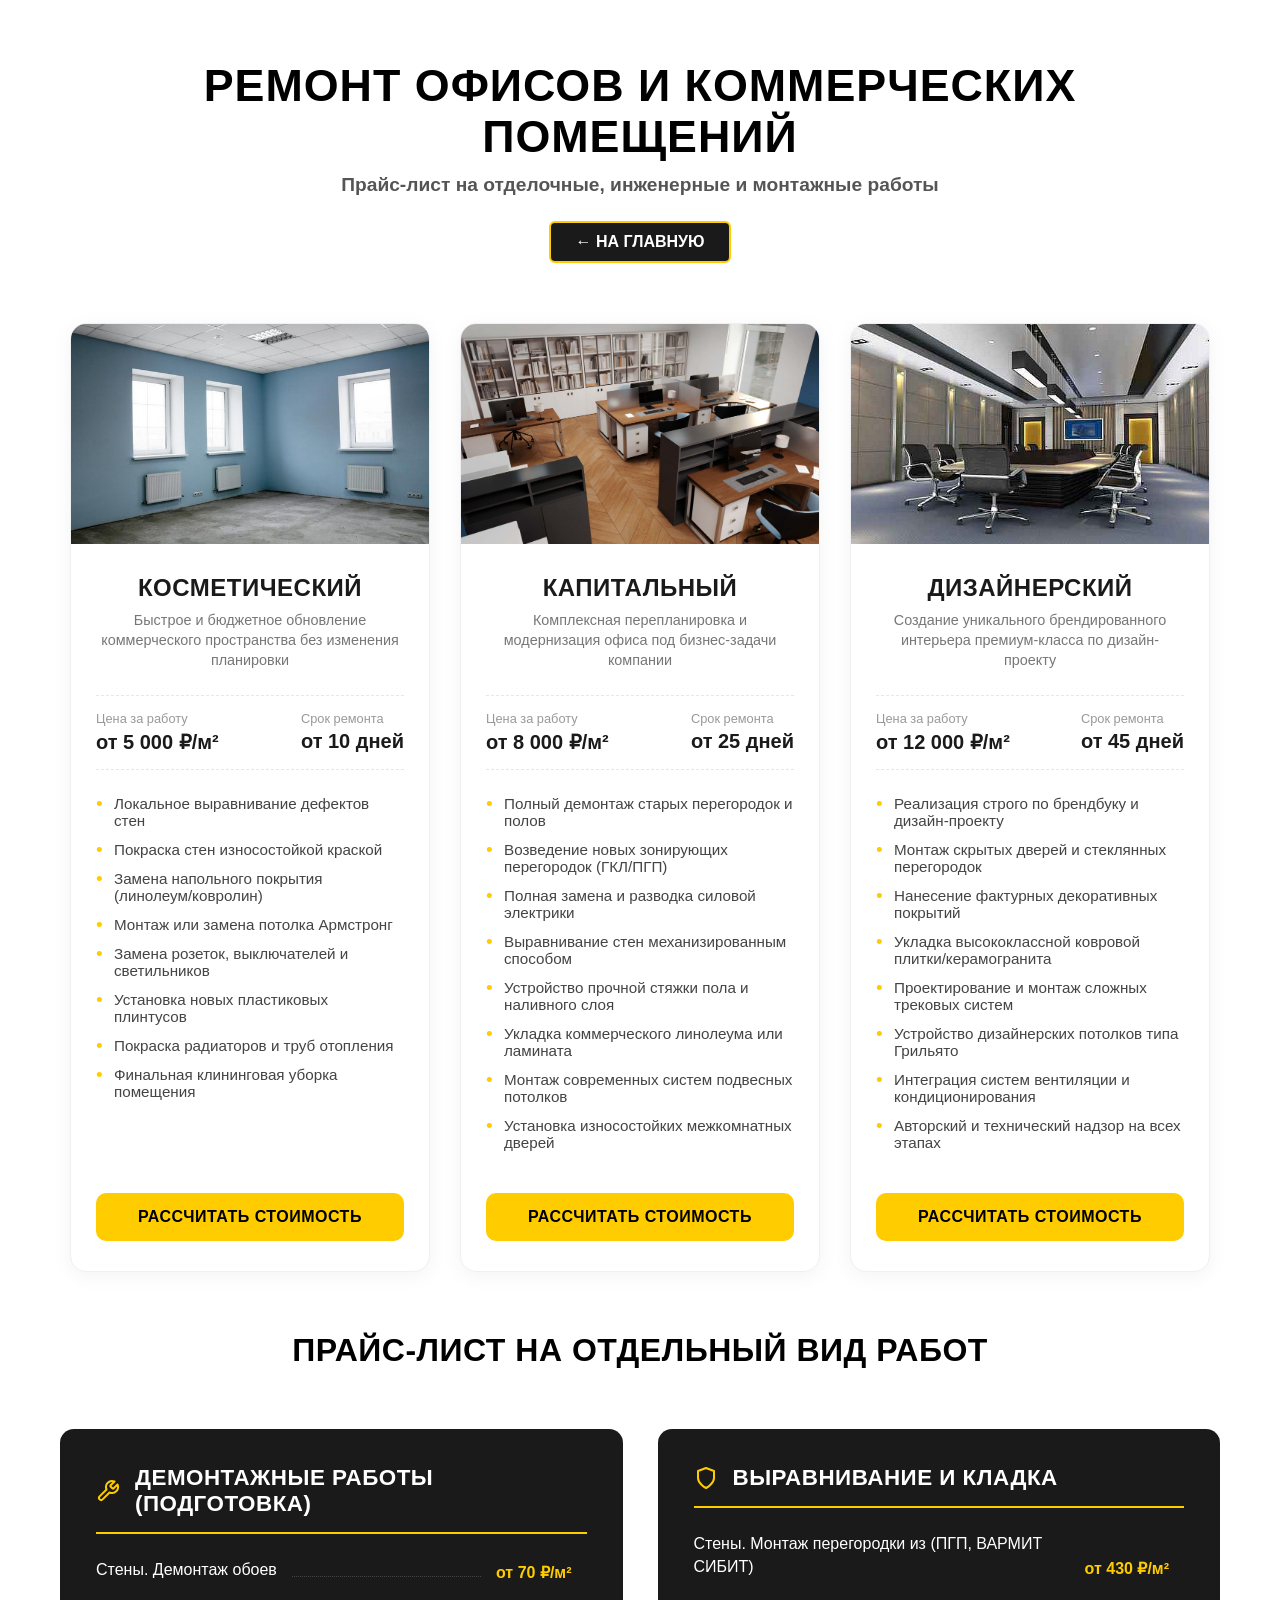
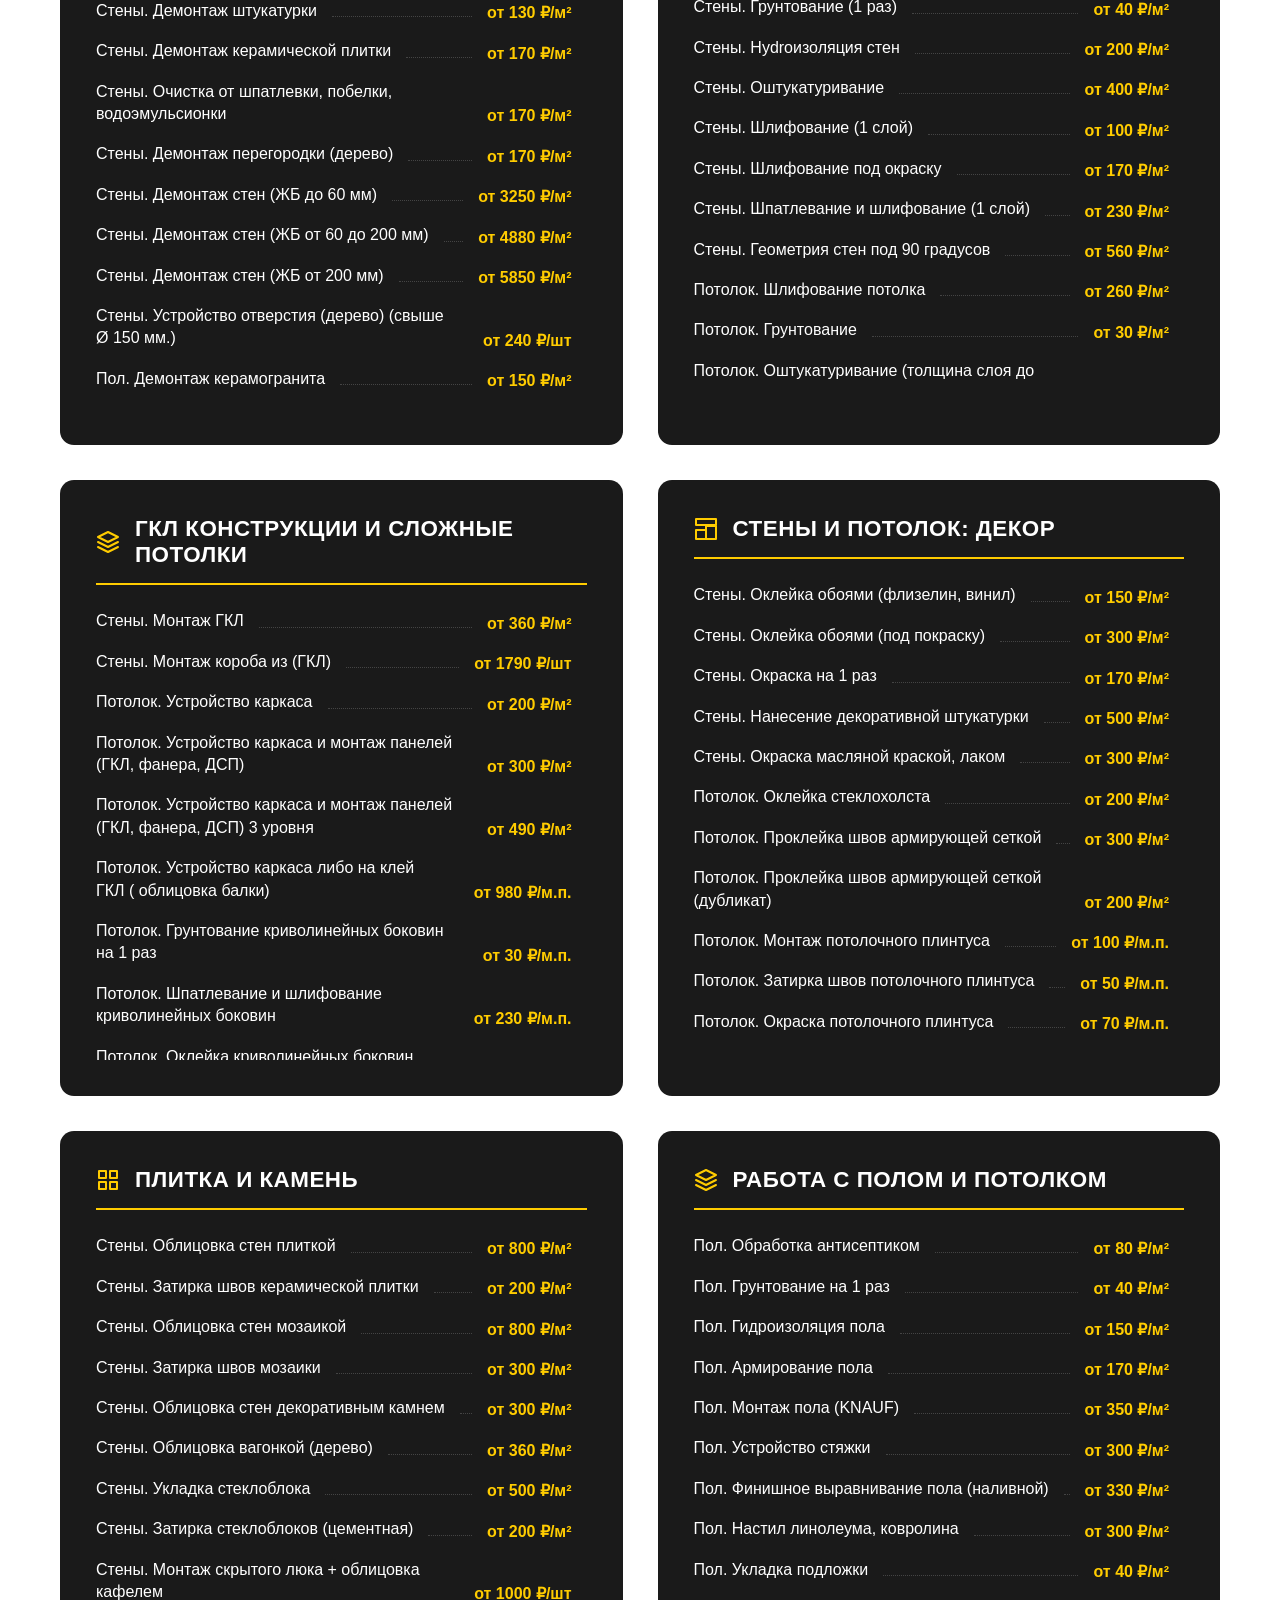
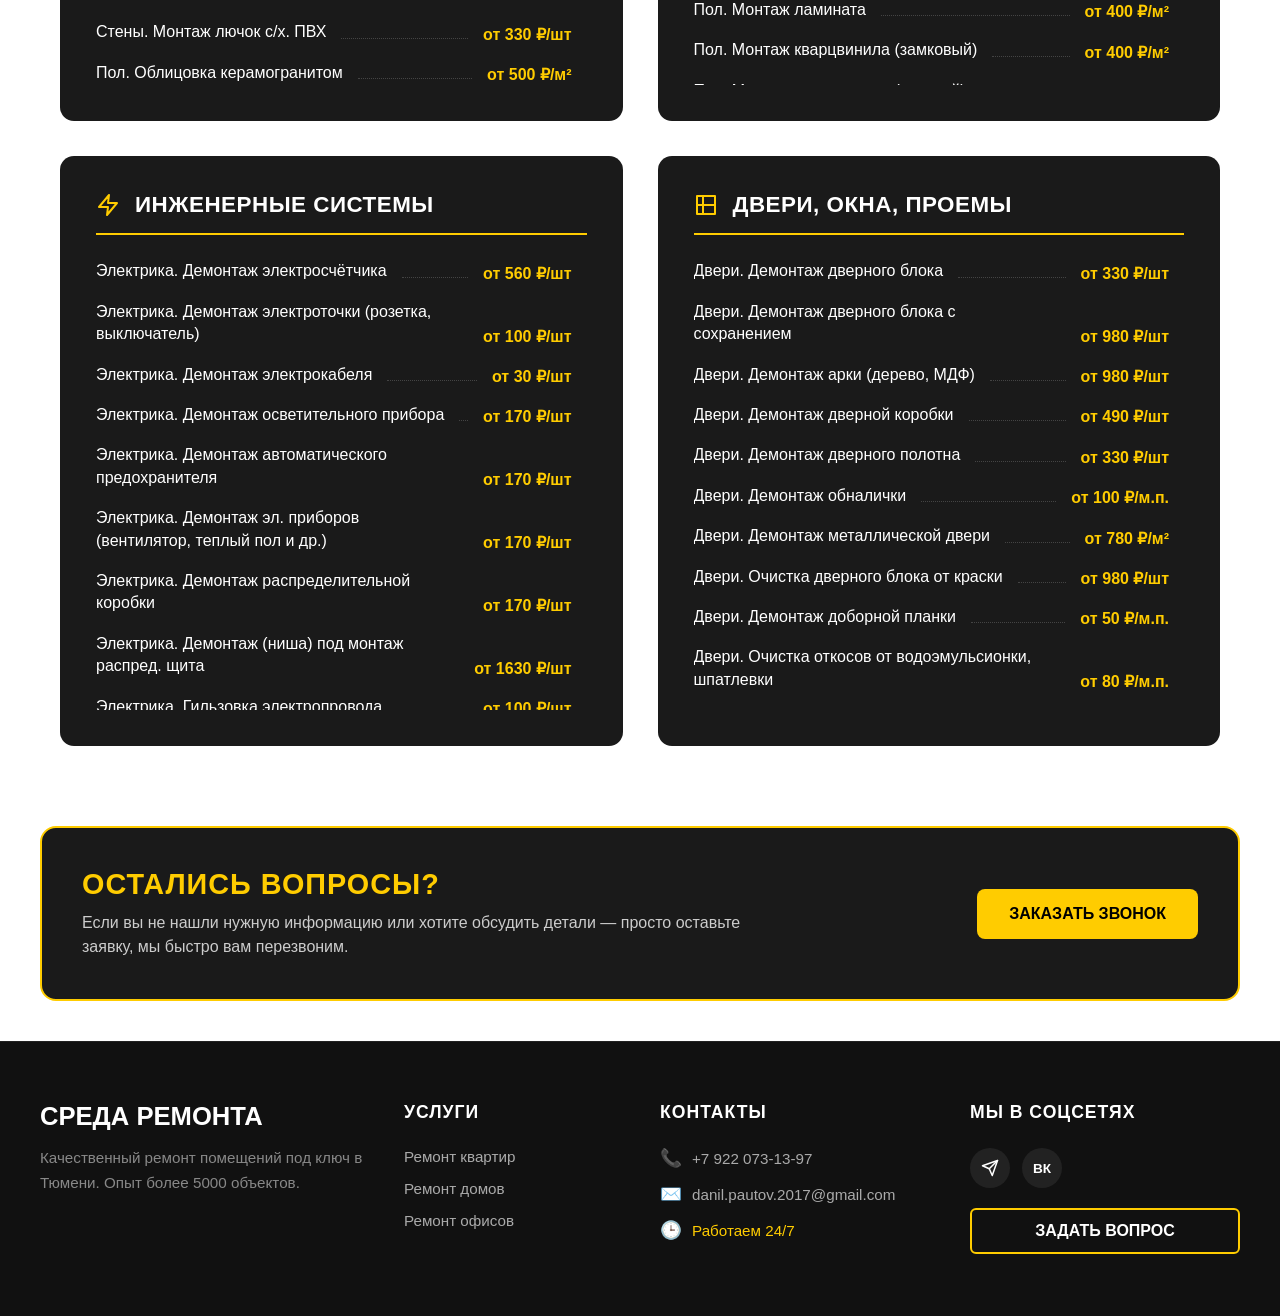
<file: office.html>
<!DOCTYPE html>
<html lang="ru">
<head>
    <meta charset="UTF-8">
    <meta name="viewport" content="width=device-width, initial-scale=1.0">
    <title>Ремонт офисов и коммерческих помещений в Тюмени - Прайс-лист</title>
    <!-- Подключаем наш общий файл стилей -->
    <link rel="stylesheet" href="styletwo.css">
</head>
<body>

    <div class="container">
        
        <!-- Шапка внутренней страницы -->
        <header class="page-header">
            <h1>Ремонт офисов и коммерческих помещений</h1>
            <p>Прайс-лист на отделочные, инженерные и монтажные работы</p>
            <a href="index.html" class="back-btn">← На главную</a>
        </header>

        <!-- БЛОК ТАРИФОВ ДЛЯ ОФИСОВ -->
        <section class="tariffs-section">
            <div class="tariffs-grid">
                
                <!-- КАРТОЧКА 1: КОСМЕТИЧЕСКИЙ -->
                <div class="tariff-card">
                    <div class="tariff-image-box">
                        <img src="kosmeticoffice.jpg" alt="Косметический ремонт офиса" class="tariff-img">
                        <div class="tariff-image-overlay"></div>
                    </div>
                    <div class="tariff-content">
                        <h3 class="tariff-title">КОСМЕТИЧЕСКИЙ</h3>
                        <p class="tariff-subtitle">Быстрое и бюджетное обновление коммерческого пространства без изменения планировки</p>
                        
                        <div class="tariff-info-row">
                            <div class="tariff-info-item">
                                <span class="info-label">Цена за работу</span>
                                <span class="info-value">от 5 000 ₽/м²</span>
                            </div>
                            <div class="tariff-info-item">
                                <span class="info-label">Срок ремонта</span>
                                <span class="info-value">от 10 дней</span>
                            </div>
                        </div>

                        <ul class="tariff-features">
                            <li>Локальное выравнивание дефектов стен</li>
                            <li>Покраска стен износостойкой краской</li>
                            <li>Замена напольного покрытия (линолеум/ковролин)</li>
                            <li>Монтаж или замена потолка Армстронг</li>
                            <li>Замена розеток, выключателей и светильников</li>
                            <li>Установка новых пластиковых плинтусов</li>
                            <li>Покраска радиаторов и труб отопления</li>
                            <li>Финальная клининговая уборка помещения</li>
                        </ul>

                        <button class="tariff-btn">РАССЧИТАТЬ СТОИМОСТЬ</button>
                    </div>
                </div>

                <!-- КАРТОЧКА 2: КАПИТАЛЬНЫЙ -->
                <div class="tariff-card">
                    <div class="tariff-image-box">
                        <img src="kapitaloffice.jpg" alt="Капитальный ремонт офиса" class="tariff-img">
                        <div class="tariff-image-overlay"></div>
                    </div>
                    <div class="tariff-content">
                        <h3 class="tariff-title">КАПИТАЛЬНЫЙ</h3>
                        <p class="tariff-subtitle">Комплексная перепланировка и модернизация офиса под бизнес-задачи компании</p>
                        
                        <div class="tariff-info-row">
                            <div class="tariff-info-item">
                                <span class="info-label">Цена за работу</span>
                                <span class="info-value">от 8 000 ₽/м²</span>
                            </div>
                            <div class="tariff-info-item">
                                <span class="info-label">Срок ремонта</span>
                                <span class="info-value">от 25 дней</span>
                            </div>
                        </div>

                        <ul class="tariff-features">
                            <li>Полный демонтаж старых перегородок и полов</li>
                            <li>Возведение новых зонирующих перегородок (ГКЛ/ПГП)</li>
                            <li>Полная замена и разводка силовой электрики</li>
                            <li>Выравнивание стен механизированным способом</li>
                            <li>Устройство прочной стяжки пола и наливного слоя</li>
                            <li>Укладка коммерческого линолеума или ламината</li>
                            <li>Монтаж современных систем подвесных потолков</li>
                            <li>Установка износостойких межкомнатных дверей</li>
                        </ul>

                        <button class="tariff-btn">РАССЧИТАТЬ СТОИМОСТЬ</button>
                    </div>
                </div>

                <!-- КАРТОЧКА 3: ДИЗАЙНЕРСКИЙ -->
                <div class="tariff-card">
                    <div class="tariff-image-box">
                        <img src="dizainoffice.jpg" alt="Дизайнерский ремонт офиса" class="tariff-img">
                        <div class="tariff-image-overlay"></div>
                    </div>
                    <div class="tariff-content">
                        <h3 class="tariff-title">ДИЗАЙНЕРСКИЙ</h3>
                        <p class="tariff-subtitle">Создание уникального брендированного интерьера премиум-класса по дизайн-проекту</p>
                        
                        <div class="tariff-info-row">
                            <div class="tariff-info-item">
                                <span class="info-label">Цена за работу</span>
                                <span class="info-value">от 12 000 ₽/м²</span>
                            </div>
                            <div class="tariff-info-item">
                                <span class="info-label">Срок ремонта</span>
                                <span class="info-value">от 45 дней</span>
                            </div>
                        </div>

                        <ul class="tariff-features">
                            <li>Реализация строго по брендбуку и дизайн-проекту</li>
                            <li>Монтаж скрытых дверей и стеклянных перегородок</li>
                            <li>Нанесение фактурных декоративных покрытий</li>
                            <li>Укладка высококлассной ковровой плитки/керамогранита</li>
                            <li>Проектирование и монтаж сложных трековых систем</li>
                            <li>Устройство дизайнерских потолков типа Грильято</li>
                            <li>Интеграция систем вентиляции и кондиционирования</li>
                            <li>Авторский и технический надзор на всех этапах</li>
                        </ul>

                        <button class="tariff-btn">РАССЧИТАТЬ СТОИМОСТЬ</button>
                    </div>
                </div>
            </div>
<!-- Подзаголовок перед основным прайсом -->
            <h2 class="section-divider-title">Прайс-лист на отдельный вид работ</h2>
        </section>
        <div class="price-grid">
            <!-- БЛОК 1: ДЕМОНТАЖНЫЕ РАБОТЫ -->
            <div class="price-block">
                <div class="block-title-box">
                    <span class="block-icon">
                        <!-- Иконка молотка / демонтажа -->
                        <svg width="24" height="24" viewBox="0 0 24 24" fill="none" stroke="currentColor" stroke-width="2" stroke-linecap="round" stroke-linejoin="round"><path d="M14.7 6.3a1 1 0 0 0 0 1.4l1.6 1.6a1 1 0 0 0 1.4 0l3.77-3.77a6 6 0 0 1-7.94 7.94l-6.91 6.91a2.12 2.12 0 0 1-3-3l6.91-6.91a6 6 0 0 1 7.94-7.94l-3.76 3.76z"></path></svg>
                    </span>
                    <h2 class="block-title">Демонтажные работы (Подготовка)</h2>
                </div>
                <!-- Обертка для скролла -->
                <div class="scroll-container">
                    <div class="price-list">
                        <div class="price-item"><span class="item-name">Стены. Демонтаж обоев</span><span class="item-dots"></span><span class="item-cost">от 70 ₽/м²</span></div>
                        <div class="price-item"><span class="item-name">Стены. Демонтаж штукатурки</span><span class="item-dots"></span><span class="item-cost">от 130 ₽/м²</span></div>
                        <div class="price-item"><span class="item-name">Стены. Демонтаж керамической плитки</span><span class="item-dots"></span><span class="item-cost">от 170 ₽/м²</span></div>
                        <div class="price-item"><span class="item-name">Стены. Очистка от шпатлевки, побелки, водоэмульсионки</span><span class="item-dots"></span><span class="item-cost">от 170 ₽/м²</span></div>
                        <div class="price-item"><span class="item-name">Стены. Демонтаж перегородки (дерево)</span><span class="item-dots"></span><span class="item-cost">от 170 ₽/м²</span></div>
                        <div class="price-item"><span class="item-name">Стены. Демонтаж стен (ЖБ до 60 мм)</span><span class="item-dots"></span><span class="item-cost">от 3250 ₽/м²</span></div>
                        <div class="price-item"><span class="item-name">Стены. Демонтаж стен (ЖБ от 60 до 200 мм)</span><span class="item-dots"></span><span class="item-cost">от 4880 ₽/м²</span></div>
                        <div class="price-item"><span class="item-name">Стены. Демонтаж стен (ЖБ от 200 мм)</span><span class="item-dots"></span><span class="item-cost">от 5850 ₽/м²</span></div>
                        <div class="price-item"><span class="item-name">Стены. Устройство отверстия (дерево) (свыше Ø 150 мм.)</span><span class="item-dots"></span><span class="item-cost">от 240 ₽/шт</span></div>
                        <div class="price-item"><span class="item-name">Пол. Демонтаж керамогранита</span><span class="item-dots"></span><span class="item-cost">от 150 ₽/м²</span></div>
                        <div class="price-item"><span class="item-name">Пол. Демонтаж деревянного пола</span><span class="item-dots"></span><span class="item-cost">от 200 ₽/м²</span></div>
                        <div class="price-item"><span class="item-name">Пол. Демонтаж ламината / линолеума / ковролина</span><span class="item-dots"></span><span class="item-cost">от 70 ₽/м²</span></div>
                        <div class="price-item"><span class="item-name">Пол. Демонтаж плитки (кварцвинил)</span><span class="item-dots"></span><span class="item-cost">от 70 ₽/м²</span></div>
                        <div class="price-item"><span class="item-name">Пол. Демонтаж керамической плитки</span><span class="item-dots"></span><span class="item-cost">от 130 ₽/м²</span></div>
                        <div class="price-item"><span class="item-name">Пол. Демонтаж листовых материалов (ДВП, ДСП, ЦСП, фанера, УСБ)</span><span class="item-dots"></span><span class="item-cost">от 150 ₽/м²</span></div>
                        <div class="price-item"><span class="item-name">Пол. Демонтаж бетонной стяжки (до 50 мм)</span><span class="item-dots"></span><span class="item-cost">от 210 ₽/м²</span></div>
                        <div class="price-item"><span class="item-name">Пол. Удаление старой краски, бугров с бетона</span><span class="item-dots"></span><span class="item-cost">от 200 ₽/м²</span></div>
                        <div class="price-item"><span class="item-name">Потолок. Демонтаж натяжного полотна</span><span class="item-dots"></span><span class="item-cost">от 80 ₽/м²</span></div>
                        <div class="price-item"><span class="item-name">Потолок. Очистка от побелки, краски, шпатлевки</span><span class="item-dots"></span><span class="item-cost">от 100 ₽/м²</span></div>
                        <div class="price-item"><span class="item-name">Потолок. Разборка потолка из ГКЛ</span><span class="item-dots"></span><span class="item-cost">от 260 ₽/м²</span></div>
                        <div class="price-item"><span class="item-name">Потолок. Демонтаж досок</span><span class="item-dots"></span><span class="item-cost">от 260 ₽/м²</span></div>
                        <div class="price-item"><span class="item-name">Потолок. Демонтаж панелей ПВХ / МДФ</span><span class="item-dots"></span><span class="item-cost">от 300 ₽/м²</span></div>
                        <div class="price-item"><span class="item-name">Потолок. Демонтаж декоративной плитки</span><span class="item-dots"></span><span class="item-cost">от 50 ₽/м²</span></div>
                        <div class="price-item"><span class="item-name">Потолок. Демонтаж штукатурки</span><span class="item-dots"></span><span class="item-cost">от 170 ₽/м²</span></div>
                        <div class="price-item"><span class="item-name">Потолок. Устройство отверстия (дерево) (свыше Ø 150 мм.)</span><span class="item-dots"></span><span class="item-cost">от 140 ₽/шт</span></div>
                        <div class="price-item"><span class="item-name">Потолок. Устройство отверстия (бетон) (свыше Ø 150 мм.)</span><span class="item-dots"></span><span class="item-cost">от 200 ₽/шт</span></div>
                        <div class="price-item"><span class="item-name">Потолок. Устройство отверстия (металл) (свыше Ø 150 мм.)</span><span class="item-dots"></span><span class="item-cost">от 250 ₽/шт</span></div>
                    </div>
                </div>
            </div>

            <!-- БЛОК 2: ВЫРАВНИВАНИЕ И КЛАДКА -->
            <div class="price-block">
                <div class="block-title-box">
                    <span class="block-icon">
                        <!-- Иконка правила / шпателя -->
                        <svg width="24" height="24" viewBox="0 0 24 24" fill="none" stroke="currentColor" stroke-width="2" stroke-linecap="round" stroke-linejoin="round"><path d="M12 22s8-4 8-10V5l-8-3-8 3v7c0 6 8 10 8 10z"></path></svg>
                    </span>
                    <h2 class="block-title">Выравнивание и Кладка</h2>
                </div>
                
                <!-- Обертка для скролла -->
                <div class="scroll-container">
                    <div class="price-list">
                        <div class="price-item"><span class="item-name">Стены. Монтаж перегородки из (ПГП, ВАРМИТ СИБИТ)</span><span class="item-dots"></span><span class="item-cost">от 430 ₽/м²</span></div>
                        <div class="price-item"><span class="item-name">Стены. Грунтование (1 раз)</span><span class="item-dots"></span><span class="item-cost">от 40 ₽/м²</span></div>
                        <div class="price-item"><span class="item-name">Стены. Hydroизоляция стен</span><span class="item-dots"></span><span class="item-cost">от 200 ₽/м²</span></div>
                        <div class="price-item"><span class="item-name">Стены. Оштукатуривание</span><span class="item-dots"></span><span class="item-cost">от 400 ₽/м²</span></div>
                        <div class="price-item"><span class="item-name">Стены. Шлифование (1 слой)</span><span class="item-dots"></span><span class="item-cost">от 100 ₽/м²</span></div>
                        <div class="price-item"><span class="item-name">Стены. Шлифование под окраску</span><span class="item-dots"></span><span class="item-cost">от 170 ₽/м²</span></div>
                        <div class="price-item"><span class="item-name">Стены. Шпатлевание и шлифование (1 слой)</span><span class="item-dots"></span><span class="item-cost">от 230 ₽/м²</span></div>
                        <div class="price-item"><span class="item-name">Стены. Геометрия стен под 90 градусов</span><span class="item-dots"></span><span class="item-cost">от 560 ₽/м²</span></div>
                        <div class="price-item"><span class="item-name">Потолок. Шлифование потолка</span><span class="item-dots"></span><span class="item-cost">от 260 ₽/м²</span></div>
                        <div class="price-item"><span class="item-name">Потолок. Грунтование</span><span class="item-dots"></span><span class="item-cost">от 30 ₽/м²</span></div>
                        <div class="price-item"><span class="item-name">Потолок. Оштукатуривание (толщина слоя до 10 мм.)</span><span class="item-dots"></span><span class="item-cost">от 390 ₽/м²</span></div>
                        <div class="price-item"><span class="item-name">Потолок. Шпатлевание и шлифование (финишный слой)</span><span class="item-dots"></span><span class="item-cost">от 520 ₽/м²</span></div>
                        <div class="price-item"><span class="item-name">Потолок. Гидроизоляция потолка</span><span class="item-dots"></span><span class="item-cost">от 50 ₽/м²</span></div>
                        <div class="price-item"><span class="item-name">Потолок. Антисептирование потолка</span><span class="item-dots"></span><span class="item-cost">от 70 ₽/м²</span></div>
                        <div class="price-item"><span class="item-name">Потолок. Монтаж тепло-шумоизоляции (минвата, пенопласт)</span><span class="item-dots"></span><span class="item-cost">от 130 ₽/м²</span></div>
                        <div class="price-item"><span class="item-name">Потолок. Монтаж пароизоляции</span><span class="item-dots"></span><span class="item-cost">от 30 ₽/м²</span></div>
                        <div class="price-item"><span class="item-name">Потолок. Монтаж перфорированного уголка по прямолинейным поверхностям</span><span class="item-dots"></span><span class="item-cost">от 40 ₽/м.п.</span></div>
                        <div class="price-item"><span class="item-name">Потолок. Монтаж перфорированного уголка по криволинейным поверхностям</span><span class="item-dots"></span><span class="item-cost">от 60 ₽/м.п.</span></div>
                    </div> <!-- /price-list -->
                </div> <!-- /scroll-container -->
            </div> <!-- /price-block (Конец блока Выравнивание и Кладка) -->
           <!-- БЛОК: ГКЛ КОНСТРУКЦИИ И СЛОЖНЫЕ ПОТОЛКИ -->
            <div class="price-block">
                <div class="block-title-box">
                    <span class="block-icon">
                        <!-- Иконка слоев / конструкций -->
                        <svg width="24" height="24" viewBox="0 0 24 24" fill="none" stroke="currentColor" stroke-width="2" stroke-linecap="round" stroke-linejoin="round"><polygon points="12 2 2 7 12 12 22 7 12 2"></polygon><polyline points="2 17 12 22 22 17"></polyline><polyline points="2 12 12 17 22 12"></polyline></svg>
                    </span>
                    <h2 class="block-title">ГКЛ Конструкции и Сложные потолки</h2>
                </div>
                <div class="scroll-container">
                    <div class="price-list">
                        <div class="price-item"><span class="item-name">Стены. Монтаж ГКЛ</span><span class="item-dots"></span><span class="item-cost">от 360 ₽/м²</span></div>
                        <div class="price-item"><span class="item-name">Стены. Монтаж короба из (ГКЛ)</span><span class="item-dots"></span><span class="item-cost">от 1790 ₽/шт</span></div>
                        <div class="price-item"><span class="item-name">Потолок. Устройство каркаса</span><span class="item-dots"></span><span class="item-cost">от 200 ₽/м²</span></div>
                        <div class="price-item"><span class="item-name">Потолок. Устройство каркаса и монтаж панелей (ГКЛ, фанера, ДСП)</span><span class="item-dots"></span><span class="item-cost">от 300 ₽/м²</span></div>
                        <div class="price-item"><span class="item-name">Потолок. Устройство каркаса и монтаж панелей (ГКЛ, фанера, ДСП) 3 уровня</span><span class="item-dots"></span><span class="item-cost">от 490 ₽/м²</span></div>
                        <div class="price-item"><span class="item-name">Потолок. Устройство каркаса либо на клей ГКЛ ( облицовка балки)</span><span class="item-dots"></span><span class="item-cost">от 980 ₽/м.п.</span></div>
                        <div class="price-item"><span class="item-name">Потолок. Грунтование криволинейных боковин на 1 раз</span><span class="item-dots"></span><span class="item-cost">от 30 ₽/м.п.</span></div>
                        <div class="price-item"><span class="item-name">Потолок. Шпатлевание и шлифование криволинейных боковин</span><span class="item-dots"></span><span class="item-cost">от 230 ₽/м.п.</span></div>
                        <div class="price-item"><span class="item-name">Потолок. Оклейка криволинейных боковин обоями</span><span class="item-dots"></span><span class="item-cost">от 230 ₽/м.п.</span></div>
                        <div class="price-item"><span class="item-name">Потолок. Окраска криволинейных боковин</span><span class="item-dots"></span><span class="item-cost">от 80 ₽/м.п.</span></div>
                        <div class="price-item"><span class="item-name">Потолок. Армстронг</span><span class="item-dots"></span><span class="item-cost">от 300 ₽/м²</span></div>
                        <div class="price-item"><span class="item-name">Потолок. Грильято</span><span class="item-dots"></span><span class="item-cost">от 460 ₽/м²</span></div>
                        <div class="price-item"><span class="item-name">Потолок. Монтаж панелей (ПВХ, фанера, МДФ, ДСП, ДВП)</span><span class="item-dots"></span><span class="item-cost">от 330 ₽/м²</span></div>
                    </div>
                </div>
            </div>
            <!-- БЛОК: СТЕНЫ И ПОТОЛОК: ДЕКОР -->
            <div class="price-block">
                <div class="block-title-box">
                    <span class="block-icon">
                        <!-- Иконка кисти / декора -->
                        <svg width="24" height="24" viewBox="0 0 24 24" fill="none" stroke="currentColor" stroke-width="2" stroke-linecap="round" stroke-linejoin="round"><path d="M12 22V13H2v9h10zm0 0h10V9H12v13zm10-14V2H2v6h20z"></path></svg>
                    </span>
                    <h2 class="block-title">Стены и Потолок: Декор</h2>
                </div>
                <div class="scroll-container">
                    <div class="price-list">
                        <div class="price-item"><span class="item-name">Стены. Оклейка обоями (флизелин, винил)</span><span class="item-dots"></span><span class="item-cost">от 150 ₽/м²</span></div>
                        <div class="price-item"><span class="item-name">Стены. Оклейка обоями (под покраску)</span><span class="item-dots"></span><span class="item-cost">от 300 ₽/м²</span></div>
                        <div class="price-item"><span class="item-name">Стены. Окраска на 1 раз</span><span class="item-dots"></span><span class="item-cost">от 170 ₽/м²</span></div>
                        <div class="price-item"><span class="item-name">Стены. Нанесение декоративной штукатурки</span><span class="item-dots"></span><span class="item-cost">от 500 ₽/м²</span></div>
                        <div class="price-item"><span class="item-name">Стены. Окраска масляной краской, лаком</span><span class="item-dots"></span><span class="item-cost">от 300 ₽/м²</span></div>
                        <div class="price-item"><span class="item-name">Потолок. Оклейка стеклохолста</span><span class="item-dots"></span><span class="item-cost">от 200 ₽/м²</span></div>
                        <div class="price-item"><span class="item-name">Потолок. Проклейка швов армирующей сеткой</span><span class="item-dots"></span><span class="item-cost">от 300 ₽/м²</span></div>
                        <div class="price-item"><span class="item-name">Потолок. Проклейка швов армирующей сеткой (дубликат)</span><span class="item-dots"></span><span class="item-cost">от 200 ₽/м²</span></div>
                        <div class="price-item"><span class="item-name">Потолок. Монтаж потолочного плинтуса</span><span class="item-dots"></span><span class="item-cost">от 100 ₽/м.п.</span></div>
                        <div class="price-item"><span class="item-name">Потолок. Затирка швов потолочного плинтуса</span><span class="item-dots"></span><span class="item-cost">от 50 ₽/м.п.</span></div>
                        <div class="price-item"><span class="item-name">Потолок. Окраска потолочного плинтуса</span><span class="item-dots"></span><span class="item-cost">от 70 ₽/м.п.</span></div>
                        <div class="price-item"><span class="item-name">Потолок. Монтаж декоративной плитки (полимер)</span><span class="item-dots"></span><span class="item-cost">от 110 ₽/м²</span></div>
                        <div class="price-item"><span class="item-name">Потолок. Затирка швов декоративной плитки</span><span class="item-dots"></span><span class="item-cost">от 70 ₽/м²</span></div>
                        <div class="price-item"><span class="item-name">Потолок. Оклейка обоями (флизелин, винил)</span><span class="item-dots"></span><span class="item-cost">от 200 ₽/м²</span></div>
                        <div class="price-item"><span class="item-name">Потолок. Окраска масляной краской, лаком</span><span class="item-dots"></span><span class="item-cost">от 230 ₽/м²</span></div>
                        <div class="price-item"><span class="item-name">Потолок. Облицовка вагонкой (дерево)</span><span class="item-dots"></span><span class="item-cost">от 430 ₽/м²</span></div>
                        <div class="price-item"><span class="item-name">Потолок. Монтаж лепнины (плинтус)</span><span class="item-dots"></span><span class="item-cost">от 60 ₽/м.п.</span></div>
                        <div class="price-item"><span class="item-name">Потолок. Грунтование лепнины (плинтус)</span><span class="item-dots"></span><span class="item-cost">от 30 ₽/м.п.</span></div>
                        <div class="price-item"><span class="item-name">Потолок. Окраска лепнины (плинтус)</span><span class="item-dots"></span><span class="item-cost">от 90 ₽/м.п.</span></div>
                        <div class="price-item"><span class="item-name">Потолок. Монтаж лепнины (изделие)</span><span class="item-dots"></span><span class="item-cost">от 70 ₽/шт</span></div>
                        <div class="price-item"><span class="item-name">Потолок. Грунтование лепнины (изделие)</span><span class="item-dots"></span><span class="item-cost">от 30 ₽/шт</span></div>
                        <div class="price-item"><span class="item-name">Потолок. Окраска лепнины (изделие)</span><span class="item-dots"></span><span class="item-cost">от 110 ₽/шт</span></div>
                        <div class="price-item"><span class="item-name">Потолок. Нанесение декоративной штукатурки</span><span class="item-dots"></span><span class="item-cost">от 560 ₽/м²</span></div>
                        <div class="price-item"><span class="item-name">Потолок. Оклейка паутинка стекловолокно</span><span class="item-dots"></span><span class="item-cost">от 170 ₽/м²</span></div>
                    </div>
                </div>
            </div>
             <!-- БЛОК: ПЛИТКА И КАМЕНЬ -->
            <div class="price-block">
                <div class="block-title-box">
                    <span class="block-icon">
                        <!-- Иконка плитки / сетки -->
                        <svg width="24" height="24" viewBox="0 0 24 24" fill="none" stroke="currentColor" stroke-width="2" stroke-linecap="round" stroke-linejoin="round"><rect x="3" y="3" width="7" height="7"></rect><rect x="14" y="3" width="7" height="7"></rect><rect x="14" y="14" width="7" height="7"></rect><rect x="3" y="14" width="7" height="7"></rect></svg>
                    </span>
                    <h2 class="block-title">Плитка и Камень</h2>
                </div>
                <div class="scroll-container">
                    <div class="price-list">
                        <div class="price-item"><span class="item-name">Стены. Облицовка стен плиткой</span><span class="item-dots"></span><span class="item-cost">от 800 ₽/м²</span></div>
                        <div class="price-item"><span class="item-name">Стены. Затирка швов керамической плитки</span><span class="item-dots"></span><span class="item-cost">от 200 ₽/м²</span></div>
                        <div class="price-item"><span class="item-name">Стены. Облицовка стен мозаикой</span><span class="item-dots"></span><span class="item-cost">от 800 ₽/м²</span></div>
                        <div class="price-item"><span class="item-name">Стены. Затирка швов мозаики</span><span class="item-dots"></span><span class="item-cost">от 300 ₽/м²</span></div>
                        <div class="price-item"><span class="item-name">Стены. Облицовка стен декоративным камнем</span><span class="item-dots"></span><span class="item-cost">от 300 ₽/м²</span></div>
                        <div class="price-item"><span class="item-name">Стены. Облицовка вагонкой (дерево)</span><span class="item-dots"></span><span class="item-cost">от 360 ₽/м²</span></div>
                        <div class="price-item"><span class="item-name">Стены. Укладка стеклоблока</span><span class="item-dots"></span><span class="item-cost">от 500 ₽/м²</span></div>
                        <div class="price-item"><span class="item-name">Стены. Затирка стеклоблоков (цементная)</span><span class="item-dots"></span><span class="item-cost">от 200 ₽/м²</span></div>
                        <div class="price-item"><span class="item-name">Стены. Монтаж скрытого люка + облицовка кафелем</span><span class="item-dots"></span><span class="item-cost">от 1000 ₽/шт</span></div>
                        <div class="price-item"><span class="item-name">Стены. Монтаж лючок с/х. ПВХ</span><span class="item-dots"></span><span class="item-cost">от 330 ₽/шт</span></div>
                        <div class="price-item"><span class="item-name">Пол. Облицовка керамогранитом</span><span class="item-dots"></span><span class="item-cost">от 500 ₽/м²</span></div>
                        <div class="price-item"><span class="item-name">Пол. Укладка керамической плитки</span><span class="item-dots"></span><span class="item-cost">от 500 ₽/м²</span></div>
                        <div class="price-item"><span class="item-name">Пол. Затирка швов керамической плитки</span><span class="item-dots"></span><span class="item-cost">от 200 ₽/м²</span></div>
                        <div class="price-item"><span class="item-name">Пол. Облицовка мозаикой</span><span class="item-dots"></span><span class="item-cost">от 500 ₽/м²</span></div>
                        <div class="price-item"><span class="item-name">Потолок. Монтаж керамической плитки</span><span class="item-dots"></span><span class="item-cost">от 290 ₽/м²</span></div>
                        <div class="price-item"><span class="item-name">Потолок. Затирка швов керамической плитки</span><span class="item-dots"></span><span class="item-cost">от 80 ₽/м²</span></div>
                    </div>
                </div>
            </div>

            <!-- БЛОК: РАБОТА С ПОЛОМ И ПОТОЛКОМ -->
            <div class="price-block">
                <div class="block-title-box">
                    <span class="block-icon">
                        <!-- Иконка слоев пола / перекрытий -->
                        <svg width="24" height="24" viewBox="0 0 24 24" fill="none" stroke="currentColor" stroke-width="2" stroke-linecap="round" stroke-linejoin="round"><layer></layer><polygon points="12 2 2 7 12 12 22 7 12 2"></polygon><polyline points="2 17 12 22 22 17"></polyline><polyline points="2 12 12 17 22 12"></polyline></svg>
                    </span>
                    <h2 class="block-title">Работа с полом и потолком</h2>
                </div>
                <div class="scroll-container">
                    <div class="price-list">
                        <div class="price-item"><span class="item-name">Пол. Обработка антисептиком</span><span class="item-dots"></span><span class="item-cost">от 80 ₽/м²</span></div>
                        <div class="price-item"><span class="item-name">Пол. Грунтование на 1 раз</span><span class="item-dots"></span><span class="item-cost">от 40 ₽/м²</span></div>
                        <div class="price-item"><span class="item-name">Пол. Гидроизоляция пола</span><span class="item-dots"></span><span class="item-cost">от 150 ₽/м²</span></div>
                        <div class="price-item"><span class="item-name">Пол. Армирование пола</span><span class="item-dots"></span><span class="item-cost">от 170 ₽/м²</span></div>
                        <div class="price-item"><span class="item-name">Пол. Монтаж пола (KNAUF)</span><span class="item-dots"></span><span class="item-cost">от 350 ₽/м²</span></div>
                        <div class="price-item"><span class="item-name">Пол. Устройство стяжки</span><span class="item-dots"></span><span class="item-cost">от 300 ₽/м²</span></div>
                        <div class="price-item"><span class="item-name">Пол. Финишное выравнивание пола (наливной)</span><span class="item-dots"></span><span class="item-cost">от 330 ₽/м²</span></div>
                        <div class="price-item"><span class="item-name">Пол. Настил линолеума, ковролина</span><span class="item-dots"></span><span class="item-cost">от 300 ₽/м²</span></div>
                        <div class="price-item"><span class="item-name">Пол. Укладка подложки</span><span class="item-dots"></span><span class="item-cost">от 40 ₽/м²</span></div>
                        <div class="price-item"><span class="item-name">Пол. Монтаж ламината</span><span class="item-dots"></span><span class="item-cost">от 400 ₽/м²</span></div>
                        <div class="price-item"><span class="item-name">Пол. Монтаж кварцвинила (замковый)</span><span class="item-dots"></span><span class="item-cost">от 400 ₽/м²</span></div>
                        <div class="price-item"><span class="item-name">Пол. Монтаж кварцвинила (клеевой)</span><span class="item-dots"></span><span class="item-cost">от 400 ₽/м²</span></div>
                        <div class="price-item"><span class="item-name">Пол. Монтаж кварцвинила по диагонали (ёлочка)</span><span class="item-dots"></span><span class="item-cost">от 500 ₽/м²</span></div>
                        <div class="price-item"><span class="item-name">Пол. Настил линолеума, ковролина (с наклеиванием на основание)</span><span class="item-dots"></span><span class="item-cost">от 260 ₽/м²</span></div>
                        <div class="price-item"><span class="item-name">Пол. Монтаж пластикового напольного плинтуса</span><span class="item-dots"></span><span class="item-cost">от 100 ₽/м.п.</span></div>
                        <div class="price-item"><span class="item-name">Пол. Монтаж напольного плинтуса (МДФ)</span><span class="item-dots"></span><span class="item-cost">от 300 ₽/м.п.</span></div>
                        <div class="price-item"><span class="item-name">Пол. Монтаж алюминиевого плинтуса</span><span class="item-dots"></span><span class="item-cost">от 230 ₽/м.п.</span></div>
                        <div class="price-item"><span class="item-name">Пол. Монтаж плинтуса полиуретан</span><span class="item-dots"></span><span class="item-cost">от 330 ₽/м.п.</span></div>
                        <div class="price-item"><span class="item-name">Пол. Окраска плинтуса на два раза</span><span class="item-dots"></span><span class="item-cost">от 80 ₽/м.п.</span></div>
                        <div class="price-item"><span class="item-name">Пол. Монтаж лаг</span><span class="item-dots"></span><span class="item-cost">от 490 ₽/м²</span></div>
                        <div class="price-item"><span class="item-name">Пол. Укладка досок по лагам</span><span class="item-dots"></span><span class="item-cost">от 330 ₽/м²</span></div>
                        <div class="price-item"><span class="item-name">Пол. Протяжка старого пола</span><span class="item-dots"></span><span class="item-cost">от 180 ₽/м²</span></div>
                        <div class="price-item"><span class="item-name">Пол. Покраска пола на один раз</span><span class="item-dots"></span><span class="item-cost">от 170 ₽/м²</span></div>
                        <div class="price-item"><span class="item-name">Пол. Монтаж шумо-теплоизоляции (минвата, пенопласт) 1 слой</span><span class="item-dots"></span><span class="item-cost">от 20 ₽/м²</span></div>
                        <div class="price-item"><span class="item-name">Потолок. Монтаж балок перекрытия</span><span class="item-dots"></span><span class="item-cost">от 170 ₽/м.п.</span></div>
                        <div class="price-item"><span class="item-name">Потолок. Антисептирование балок перекрытия</span><span class="item-dots"></span><span class="item-cost">от 10 ₽/м²</span></div>
                        <div class="price-item"><span class="item-name">Потолок. Монтаж чернового потолка</span><span class="item-dots"></span><span class="item-cost">от 230 ₽/м²</span></div>
                        <div class="price-item"><span class="item-name">Потолок. Монтаж чернового потолка</span><span class="item-dots"></span><span class="item-cost">от 230 ₽/м²</span></div>
                    </div> <!-- Закрыли .price-list -->
                </div> <!-- Закрыли .scroll-container -->
            </div> <!-- Закрыли .price-block ПОЛОВ -->
            <!-- БЛОК: ИНЖЕНЕРНЫЕ СИСТЕМЫ (Теперь он встанет рядом на свое место) -->
            <div class="price-block">
                <div class="block-title-box">
                    <span class="block-icon">
                        <!-- Иконка молнии (электрика / инженерия) -->
                        <svg width="24" height="24" viewBox="0 0 24 24" fill="none" stroke="currentColor" stroke-width="2" stroke-linecap="round" stroke-linejoin="round"><polyline points="13 2 3 14 12 14 11 22 21 10 12 10 13 2"></polyline></svg>
                    </span>
                    <h2 class="block-title">Инженерные системы</h2>
                </div>
                <div class="scroll-container">
                    <div class="price-list">
                        <!-- Электрика: Демонтаж -->
                        <div class="price-item"><span class="item-name">Электрика. Демонтаж электросчётчика</span><span class="item-dots"></span><span class="item-cost">от 560 ₽/шт</span></div>
                        <div class="price-item"><span class="item-name">Электрика. Демонтаж электроточки (розетка, выключатель)</span><span class="item-dots"></span><span class="item-cost">от 100 ₽/шт</span></div>
                        <div class="price-item"><span class="item-name">Электрика. Демонтаж электрокабеля</span><span class="item-dots"></span><span class="item-cost">от 30 ₽/шт</span></div>
                        <div class="price-item"><span class="item-name">Электрика. Демонтаж осветительного прибора</span><span class="item-dots"></span><span class="item-cost">от 170 ₽/шт</span></div>
                        <div class="price-item"><span class="item-name">Электрика. Демонтаж автоматического предохранителя</span><span class="item-dots"></span><span class="item-cost">от 170 ₽/шт</span></div>
                        <div class="price-item"><span class="item-name">Электрика. Демонтаж эл. приборов (вентилятор, теплый пол и др.)</span><span class="item-dots"></span><span class="item-cost">от 170 ₽/шт</span></div>
                        <div class="price-item"><span class="item-name">Электрика. Демонтаж распределительной коробки</span><span class="item-dots"></span><span class="item-cost">от 170 ₽/шт</span></div>
                        <div class="price-item"><span class="item-name">Электрика. Демонтаж (ниша) под монтаж распред. щита</span><span class="item-dots"></span><span class="item-cost">от 1630 ₽/шт</span></div>
                        
                        <!-- Электрика: Монтаж -->
                        <div class="price-item"><span class="item-name">Электрика. Гильзовка электропровода</span><span class="item-dots"></span><span class="item-cost">от 100 ₽/шт</span></div>
                        <div class="price-item"><span class="item-name">Электрика. Монтаж розеток и выключателей</span><span class="item-dots"></span><span class="item-cost">от 260 ₽/шт</span></div>
                        <div class="price-item"><span class="item-name">Электрика. Монтаж и расключение распределительной коробки</span><span class="item-dots"></span><span class="item-cost">от 590 ₽/шт</span></div>
                        <div class="price-item"><span class="item-name">Электрика. Монтаж точечных светильников</span><span class="item-dots"></span><span class="item-cost">от 230 ₽/шт</span></div>
                        <div class="price-item"><span class="item-name">Электрика. Монтаж осветительных и других приборов</span><span class="item-dots"></span><span class="item-cost">от 330 ₽/шт</span></div>
                        <div class="price-item"><span class="item-name">Электрика. Монтаж автоматического предохранителя</span><span class="item-dots"></span><span class="item-cost">от 170 ₽/шт</span></div>
                        <div class="price-item"><span class="item-name">Мат нагревательный (в стену)</span><span class="item-dots"></span><span class="item-cost">от 980 ₽/м²</span></div>
                        <div class="price-item"><span class="item-name">Электрика. Монтаж кабеля</span><span class="item-dots"></span><span class="item-cost">от 150 ₽/м.п.</span></div>
                        <div class="price-item"><span class="item-name">Электрика. Монтаж ниши (стена) под распределительный щит</span><span class="item-dots"></span><span class="item-cost">от 1300 ₽/шт</span></div>
                        <div class="price-item"><span class="item-name">Электрика. Монтаж распределительного щита</span><span class="item-dots"></span><span class="item-cost">от 2000 ₽/шт</span></div>
                        <div class="price-item"><span class="item-name">Электрика. Подключение к силовой электросети</span><span class="item-dots"></span><span class="item-cost">от 1430 ₽/шт</span></div>
                        <div class="price-item"><span class="item-name">Электрика. Монтаж "теплого пола"</span><span class="item-dots"></span><span class="item-cost">от 390 ₽/м²</span></div>
                        <div class="price-item"><span class="item-name">Электрика. Монтаж терморегулятора теплого пола</span><span class="item-dots"></span><span class="item-cost">от 500 ₽/шт</span></div>
                        <div class="price-item"><span class="item-name">Электрика. Прокладка кабеля слаботочных сетей</span><span class="item-dots"></span><span class="item-cost">от 70 ₽/м.п.</span></div>
                        <div class="price-item"><span class="item-name">Электрика. Монтаж кабель-канала</span><span class="item-dots"></span><span class="item-cost">от 50 ₽/м.п.</span></div>
                        <div class="price-item"><span class="item-name">Электрика. Устройство отверстия под "подрозетник" в кафеле</span><span class="item-dots"></span><span class="item-cost">от 200 ₽/шт</span></div>
                        <div class="price-item"><span class="item-name">Электрика. Штробление ширина до 50 мм</span><span class="item-dots"></span><span class="item-cost">от 170 ₽/м.п.</span></div>
                        <div class="price-item"><span class="item-name">Электрика. Сверление отверстия</span><span class="item-dots"></span><span class="item-cost">от 200 ₽/шт</span></div>
                        
                        <!-- Сантехника: Демонтаж -->
                        <div class="price-item"><span class="item-name">Сантехника. Демонтаж унитаза</span><span class="item-dots"></span><span class="item-cost">от 330 ₽/шт</span></div>
                        <div class="price-item"><span class="item-name">Сантехника. Демонтаж полотенцесушителя</span><span class="item-dots"></span><span class="item-cost">от 490 ₽/шт</span></div>
                        <div class="price-item"><span class="item-name">Сантехника. Демонтаж ванны</span><span class="item-dots"></span><span class="item-cost">от 490 ₽/шт</span></div>
                        <div class="price-item"><span class="item-name">Сантехника. Демонтаж труб ХВС, ГВС, канализации</span><span class="item-dots"></span><span class="item-cost">от 60 ₽/м.п.</span></div>
                        <div class="price-item"><span class="item-name">Сантехника. Демонтаж стояка ХВС, ГВС</span><span class="item-dots"></span><span class="item-cost">от 60 ₽/м.п.</span></div>
                        
                        <!-- Сантехника: Монтаж -->
                        <div class="price-item"><span class="item-name">Сантехника. Установка раковины с тумбой</span><span class="item-dots"></span><span class="item-cost">от 1000 ₽/шт</span></div>
                        <div class="price-item"><span class="item-name">Сантехника. Монтаж зеркала с подсветкой</span><span class="item-dots"></span><span class="item-cost">от 300 ₽/шт</span></div>
                        <div class="price-item"><span class="item-name">Сантехника. Установка смесителя</span><span class="item-dots"></span><span class="item-cost">от 300 ₽/шт</span></div>
                        <div class="price-item"><span class="item-name">Сантехника. Монтаж сливного трапа</span><span class="item-dots"></span><span class="item-cost">от 2280 ₽/шт</span></div>
                        <div class="price-item"><span class="item-name">Сантехника. Установка гигиенического душа</span><span class="item-dots"></span><span class="item-cost">от 1000 ₽/шт</span></div>
                        <div class="price-item"><span class="item-name">Сантехника. Установка водонагревателя (накопительный)</span><span class="item-dots"></span><span class="item-cost">от 1630 ₽/шт</span></div>
                        <div class="price-item"><span class="item-name">Сантехника. Установка водонагревателя (проточный)</span><span class="item-dots"></span><span class="item-cost">от 980 ₽/шт</span></div>
                        <div class="price-item"><span class="item-name">Сантехника. Установка полотенцесушителя</span><span class="item-dots"></span><span class="item-cost">от 1500 ₽/шт</span></div>
                        <div class="price-item"><span class="item-name">Сантехника. Установка унитаза обычного</span><span class="item-dots"></span><span class="item-cost">от 900 ₽/шт</span></div>
                        <div class="price-item"><span class="item-name">Сантехника. Установка инсталляции (унитаза)</span><span class="item-dots"></span><span class="item-cost">от 2000 ₽/шт</span></div>
                        <div class="price-item"><span class="item-name">Сантехника. Подключение стиральной машины</span><span class="item-dots"></span><span class="item-cost">от 460 ₽/шт</span></div>
                        <div class="price-item"><span class="item-name">Сантехника. Монтаж радиатора отопления</span><span class="item-dots"></span><span class="item-cost">от 450 ₽/шт</span></div>
                        <div class="price-item"><span class="item-name">Сантехника. Монтаж радиатора отопления + обвязка</span><span class="item-dots"></span><span class="item-cost">от 1500 ₽/шт</span></div>
                        <!-- Вентиляция -->
                        <div class="price-item"><span class="item-name">Вентиляция. Монтаж вентиляционного отверстия</span><span class="item-dots"></span><span class="item-cost">от 300 ₽/шт</span></div>
                        <div class="price-item"><span class="item-name">Вентиляция. Монтаж вентилятора (вытяжки)</span><span class="item-dots"></span><span class="item-cost">от 780 ₽/шт</span></div>
                        <div class="price-item"><span class="item-name">Вентиляция. Монтаж принудительной вытяжки</span><span class="item-dots"></span><span class="item-cost">от 1110 ₽/шт</span></div>
                        </div> <!-- /price-list (ЗАКРЫЛИ ПРЕДЫДУЩИЙ СПИСОК ИНЖЕНЕРИИ) -->
                </div> <!-- /scroll-container (ЗАКРЫЛИ СКРОЛЛ ИНЖЕНЕРИИ) -->
            </div> <!-- /price-block (ЗАКРЫЛИ КАРТОЧКУ ИНЖЕНЕРНЫХ СИСТЕМ) -->
            <!-- БЛОК: ДВЕРИ, ОКНА, ПРОЕМЫ -->
            <div class="price-block">
                <div class="block-title-box">
                    <span class="block-icon">
                        <!-- Иконка окна / проема -->
                        <svg width="24" height="24" viewBox="0 0 24 24" fill="none" stroke="currentColor" stroke-width="2" stroke-linecap="round" stroke-linejoin="round"><path d="M3 3h18v18H3z"></path><path d="M9 3v18"></path><path d="M3 12h18"></path></svg>
                    </span>
                    <h2 class="block-title">Двери, Окна, Проемы</h2>
                </div>
                <div class="scroll-container">
                    <div class="price-list">
                        <!-- Двери: Демонтаж -->
                        <div class="price-item"><span class="item-name">Двери. Демонтаж дверного блока</span><span class="item-dots"></span><span class="item-cost">от 330 ₽/шт</span></div>
                        <div class="price-item"><span class="item-name">Двери. Демонтаж дверного блока с сохранением</span><span class="item-dots"></span><span class="item-cost">от 980 ₽/шт</span></div>
                        <div class="price-item"><span class="item-name">Двери. Демонтаж арки (дерево, МДФ)</span><span class="item-dots"></span><span class="item-cost">от 980 ₽/шт</span></div>
                        <div class="price-item"><span class="item-name">Двери. Демонтаж дверной коробки</span><span class="item-dots"></span><span class="item-cost">от 490 ₽/шт</span></div>
                        <div class="price-item"><span class="item-name">Двери. Демонтаж дверного полотна</span><span class="item-dots"></span><span class="item-cost">от 330 ₽/шт</span></div>
                        <div class="price-item"><span class="item-name">Двери. Демонтаж обналички</span><span class="item-dots"></span><span class="item-cost">от 100 ₽/м.п.</span></div>
                        <div class="price-item"><span class="item-name">Двери. Демонтаж металлической двери</span><span class="item-dots"></span><span class="item-cost">от 780 ₽/м²</span></div>
                        <div class="price-item"><span class="item-name">Двери. Очистка дверного блока от краски</span><span class="item-dots"></span><span class="item-cost">от 980 ₽/шт</span></div>
                        <div class="price-item"><span class="item-name">Двери. Демонтаж доборной планки</span><span class="item-dots"></span><span class="item-cost">от 50 ₽/м.п.</span></div>
                        <div class="price-item"><span class="item-name">Двери. Очистка откосов от водоэмульсионки, шпатлевки</span><span class="item-dots"></span><span class="item-cost">от 80 ₽/м.п.</span></div>
                        <div class="price-item"><span class="item-name">Двери. Демонтаж штукатурки с откосов</span><span class="item-dots"></span><span class="item-cost">от 90 ₽/м.п.</span></div>
                        <!-- Окна: Демонтаж -->
                        <div class="price-item"><span class="item-name">Окна. Демонтаж оконного блока (без сохранения)</span><span class="item-dots"></span><span class="item-cost">от 460 ₽/шт</span></div>
                        <div class="price-item"><span class="item-name">Окна. Демонтаж оконного блока (с сохранением)</span><span class="item-dots"></span><span class="item-cost">от 650 ₽/шт</span></div>
                        <div class="price-item"><span class="item-name">Окна. Демонтаж подоконника</span><span class="item-dots"></span><span class="item-cost">от 100 ₽/шт</span></div>
                        <div class="price-item"><span class="item-name">Окна. Демонтаж оконного блока (ванна/туалет)</span><span class="item-dots"></span><span class="item-cost">от 100 ₽/шт</span></div>
                        <div class="price-item"><span class="item-name">Окна. Очистка оконного блока / подоконника от краски</span><span class="item-dots"></span><span class="item-cost">от 240 ₽/шт</span></div>
                        <div class="price-item"><span class="item-name">Окна. Очистка откосов от масляной краски</span><span class="item-dots"></span><span class="item-cost">от 100 ₽/м²</span></div>
                        <div class="price-item"><span class="item-name">Окна. Демонтаж штукатурки с откосов</span><span class="item-dots"></span><span class="item-cost">от 200 ₽/проём</span></div>
                        <div class="price-item"><span class="item-name">Окна. Демонтаж откосов из листовых материалов</span><span class="item-dots"></span><span class="item-cost">от 170 ₽/проём</span></div>
                        <div class="price-item"><span class="item-name">Окна. Демонтаж приточного клапана</span><span class="item-dots"></span><span class="item-cost">от 170 ₽/проём</span></div>
                        <div class="price-item"><span class="item-name">Окна. Демонтаж стеклопакета</span><span class="item-dots"></span><span class="item-cost">от 200 ₽/м²</span></div>
                        <div class="price-item"><span class="item-name">Окна. Демонтаж оконного проема (кирпич)</span><span class="item-dots"></span><span class="item-cost">от 5850 ₽/м²</span></div>
                        <!-- Двери: Монтаж -->
                        <div class="price-item"><span class="item-name">Двери. Монтаж дверного проема (сибит, вармит, ПГП)</span><span class="item-dots"></span><span class="item-cost">от 1950 ₽/проём</span></div>
                        <div class="price-item"><span class="item-name">Двери. Монтаж арочного проема</span><span class="item-dots"></span><span class="item-cost">от 5850 ₽/шт</span></div>
                        <div class="price-item"><span class="item-name">Двери. Монтаж дверного блока</span><span class="item-dots"></span><span class="item-cost">от 1630 ₽/шт</span></div>
                        <div class="price-item"><span class="item-name">Двери. Монтаж двухстворчатого блока</span><span class="item-dots"></span><span class="item-cost">от 2280 ₽/шт</span></div>
                        <div class="price-item"><span class="item-name">Двери. Монтаж блока раздвижной двери</span><span class="item-dots"></span><span class="item-cost">от 1260 ₽/шт</span></div>
                        <div class="price-item"><span class="item-name">Двери. Монтаж дверной коробки</span><span class="item-dots"></span><span class="item-cost">от 330 ₽/шт</span></div>
                        <div class="price-item"><span class="item-name">Двери. Монтаж порога</span><span class="item-dots"></span><span class="item-cost">от 90 ₽/м.п.</span></div>
                        <div class="price-item"><span class="item-name">Двери. Монтаж обналички</span><span class="item-dots"></span><span class="item-cost">от 490 ₽/проём</span></div>
                        <div class="price-item"><span class="item-name">Двери. Расширение дверного проёма (кирпич) до 30 см</span><span class="item-dots"></span><span class="item-cost">от 2930 ₽/шт</span></div>
                        <div class="price-item"><span class="item-name">Двери. Устройство дверного проема из ГКЛ</span><span class="item-dots"></span><span class="item-cost">от 2280 ₽/шт</span></div>
                        <div class="price-item"><span class="item-name">Двери. Монтаж дверного полотна</span><span class="item-dots"></span><span class="item-cost">от 330 ₽/шт</span></div>
                        <!-- Окна: Монтаж -->
                        <div class="price-item"><span class="item-name">Окна. Монтаж оконного блока</span><span class="item-dots"></span><span class="item-cost">от 630 ₽/м²</span></div>
                        <div class="price-item"><span class="item-name">Окна. Установка подоконника (ПВХ) до 600 мм</span><span class="item-dots"></span><span class="item-cost">от 650 ₽/шт</span></div>
                        <div class="price-item"><span class="item-name">Окна. Монтаж керамогранита (подоконник)</span><span class="item-dots"></span><span class="item-cost">от 4550 ₽/проём</span></div>
                        <div class="price-item"><span class="item-name">Окна. Монтаж водоотлива</span><span class="item-dots"></span><span class="item-cost">от 170 ₽/м.п.</span></div>
                        <div class="price-item"><span class="item-name">Окна. Монтаж нащельника</span><span class="item-dots"></span><span class="item-cost">от 30 ₽/м.п.</span></div>
                        <div class="price-item"><span class="item-name">Окна. Монтаж стекла / стеклопакета</span><span class="item-dots"></span><span class="item-cost">от 90 ₽/м²</span></div>
                        <div class="price-item"><span class="item-name">Окна. Установка москитной сетки</span><span class="item-dots"></span><span class="item-cost">от 50 ₽/шт</span></div>
                        <div class="price-item"><span class="item-name">Окна. Монтаж откосов (ГКЛ, МДФ, ПВХ)</span><span class="item-dots"></span><span class="item-cost">от 720 ₽/проём</span></div>
                        <div class="price-item"><span class="item-name">Окна. Оштукатуривание откосов</span><span class="item-dots"></span><span class="item-cost">от 980 ₽/проём</span></div>
                        <div class="price-item"><span class="item-name">Окна. Грунтование откосов</span><span class="item-dots"></span><span class="item-cost">от 30 ₽/м²</span></div>
                        <div class="price-item"><span class="item-name">Окна. Проклейка швов армирующей сеткой</span><span class="item-dots"></span><span class="item-cost">от 20 ₽/м.п.</span></div>
                        <div class="price-item"><span class="item-name">Окна. Монтаж уголка перфорированного</span><span class="item-dots"></span><span class="item-cost">от 60 ₽/м.п.</span></div>
                                                <div class="price-item"><span class="item-name">Окна. Шпатлевание и шлифование откосов</span><span class="item-dots"></span><span class="item-cost">от 90 ₽/м²</span></div>
                        <div class="price-item"><span class="item-name">Окна. Финишное шпатлевание и шлифование откосов</span><span class="item-dots"></span><span class="item-cost">от 650 ₽/проём</span></div>
                        <div class="price-item"><span class="item-name">Окна. Окраска откосов</span><span class="item-dots"></span><span class="item-cost">от 200 ₽/м²</span></div>
                        <div class="price-item"><span class="item-name">Окна. Шпатлевание и шлифование оконного блока</span><span class="item-dots"></span><span class="item-cost">от 320 ₽/шт</span></div>
                        <div class="price-item"><span class="item-name">Окна. Шпатлевание подоконника</span><span class="item-dots"></span><span class="item-cost">от 110 ₽/м²</span></div>
                        <div class="price-item"><span class="item-name">Окна. Окраска подоконника</span><span class="item-dots"></span><span class="item-cost">от 120 ₽/м²</span></div>
                        <div class="price-item"><span class="item-name">Окна. Антисептирование подоконника</span><span class="item-dots"></span><span class="item-cost">от 20 ₽/м²</span></div>
                    </div> <!-- /price-list -->
                </div> <!-- /scroll-container -->
            </div> <!-- /price-block -->
        </div> <!-- /price-grid -->
    </div> <!-- /container -->
    <!-- БЛОК ОБРАТНОЙ СВЯЗИ (Растянут на всю ширину экрана) -->
    <section class="cta-section">
        <div class="cta-container">
            <div class="cta-text">
                <h2>ОСТАЛИСЬ ВОПРОСЫ?</h2>
                <p>Если вы не нашли нужную информацию или хотите обсудить детали — просто оставьте заявку, мы быстро вам перезвоним.</p>
            </div>
            <a href="#" class="cta-button">ЗАКАЗАТЬ ЗВОНОК</a>
        </div>
    </section>

    <!-- ГЛАВНЫЙ ПОДВАЛ (ФУТЕР) -->
    <footer class="main-footer">
        <div class="footer-container">
            <div class="footer-col footer-about">
                <div class="footer-logo">Среда Ремонта</div>
                <p class="footer-desc">Качественный ремонт помещений под ключ в Тюмени. Опыт более 5000 объектов.</p>
            </div>
            <div class="footer-col">
                <h3>УСЛУГИ</h3>
                <ul class="footer-links">
                    <li><a href="kvartiri.html">Ремонт квартир</a></li>
                    <li><a href="home.html">Ремонт домов</a></li>
                    <li><a href="office.html">Ремонт офисов</a></li>
                </ul>
            </div>
            <div class="footer-col">
                <h3>КОНТАКТЫ</h3>
                <ul class="footer-contacts">
                    <li><span class="icon">📞</span><a href="tel:+79220731397">+7 922 073-13-97</a></li>
                    <li><span class="icon">✉️</span><a href="mailto:danil.pautov.2017@gmail.com">danil.pautov.2017@gmail.com</a></li>
                    <li><span class="icon">🕒</span><span>Работаем 24/7</span></li>
                </ul>
            </div>
            <!-- Колонка 4: Соцсети -->
            <div class="footer-col">
                <h3>МЫ В СОЦСЕТЯХ</h3>
                <div class="footer-socials">
                    <a href="https://t.me/Ivan_spa72" class="social-icon tg" title="Telegram">
                        <svg width="18" height="18" viewBox="0 0 24 24" fill="none" stroke="currentColor" stroke-width="2" stroke-linecap="round" stroke-linejoin="round"><path d="m22 2-7 20-4-9-9-4Z"></path><path d="M22 2 11 13"></path></svg>
                    </a>
                    <a href="https://vk.com/sreda_remonta72" class="social-icon vk" title="ВКонтакте"><b>ВК</b></a>
                </div>
                <a href="#" class="footer-ask-btn">ЗАДАТЬ ВОПРОС</a>
            </div>
        </div>
    </footer>
        <div class="modal-overlay" id="contactModal">
        <div class="modal-window">
            <!-- Кнопка закрытия (крестик) -->
            <button class="modal-close-btn" id="closeModalBtn">&times;</button>
            
            <h2 class="modal-title">Связаться с нами</h2>
            <p class="modal-subtitle">Напишите нам на почту или позвоните:</p>
            
            <div class="modal-contacts">
                <a href="tel:+79220731397" class="modal-phone">8 922 073-13-97</a>
                <a href="mailto:danil.pautov.2017@gmail.com" class="modal-email">danil.pautov.2017@gmail.com</a>
            </div>
            
            <div class="modal-footer-text">Работаем круглосуточно для вашего удобства</div>
        </div>
    </div>
        <script>
        const modal = document.getElementById('contactModal');
        const closeBtn = document.getElementById('closeModalBtn');
        const openButtons = document.querySelectorAll('.tariff-btn, .cta-button, .footer-ask-btn');
        openButtons.forEach(button => {
            button.addEventListener('click', (e) => {
                e.preventDefault();
                modal.classList.add('active');
            });
        });
        closeBtn.addEventListener('click', () => {
            modal.classList.remove('active');
        });
        modal.addEventListener('click', (e) => {
            if (e.target === modal) {
                modal.classList.remove('active');
            }
        });
    </script>
</body>
</html>
</file>
<file: style.css>
/* Общие сбросы стилей */
* {
    margin: 0;
    padding: 0;
    box-sizing: border-box;
}

body {
    font-family: 'Arial', sans-serif;
    background-color: #ffffff; /* Поменяли фон сайта на белый */
    color: #111111; /* Основной текст теперь темный */
}

/* Расширили контейнер с 1200px до 1300px, чтобы карточки стали шире */
.container {
    max-width: 1300px;
    margin: 0 auto;
    padding: 0 20px;
}

/* Стили главного экрана */
.hero-section {
    position: relative;
    min-height: 100vh;
    background: url('titulsideabekto.JPG') center center / cover no-repeat;
    display: flex;
    flex-direction: column;
}

.overlay {
    position: absolute;
    top: 0;
    left: 0;
    width: 100%;
    height: 100%;
    background: rgba(0, 0, 0, 0.5);
    z-index: 1;
}

.hero-section .container {
    position: relative;
    z-index: 2;
    width: 100%;
    height: 100%;
    display: flex;
    flex-direction: column;
}

/* Шапка */
.header-top {
    display: flex;
    justify-content: space-between;
    align-items: center;
    padding: 25px 0;
    border-bottom: 1px solid rgba(255, 255, 255, 0.1);
}

.logo-container {
    display: flex;
    align-items: center;
    gap: 12px;
}

.logo-img {
    height: 40px;
    width: auto;
    object-fit: contain;
}

.logo-text {
    font-weight: bold;
    font-size: 24px;
    letter-spacing: 1px;
    color: #fff;
}

.nav-menu a {
    color: #ccc;
    text-decoration: none;
    margin-right: 25px;
    font-size: 14px;
    font-weight: 600;
    letter-spacing: 0.5px;
    transition: color 0.3s;
}

.nav-menu a:hover {
    color: #ffcc00;
}

.phone-link {
    color: #fff;
    text-decoration: none;
    font-weight: bold;
    font-size: 16px;
    transition: color 0.3s;
}

.phone-link:hover {
    color: #ffcc00;
}

/* Текстовый блок */
.hero-content {
    margin-top: auto;
    margin-bottom: auto;
    max-width: 650px; 
    padding: 40px 0;
}

.main-title {
    font-size: 42px;
    line-height: 1.2;
    font-weight: bold;
    margin-bottom: 15px;
    text-transform: uppercase;
    color: #fff;
}

.subtitle {
    font-size: 13px;
    letter-spacing: 2px;
    color: #ffcc00;
    margin-bottom: 40px;
    font-weight: bold;
}

/* Преимущества */
.features {
    display: flex;
    flex-direction: column;
    gap: 20px;
    margin-bottom: 40px;
}

.feature-item {
    display: flex;
    align-items: center;
    gap: 15px;
}

.icon-box {
    color: #ffcc00;
    flex-shrink: 0;
}

.feature-item p {
    font-size: 15px;
    line-height: 1.4;
    color: #fff;
    font-weight: 600; 
    text-shadow: 1px 1px 2px rgba(0,0,0,0.8);
}

/* Желтая кнопка */
.cta-button {
    background-color: #ffcc00;
    color: #111;
    border: none;
    padding: 18px 36px;
    font-size: 14px;
    font-weight: bold;
    letter-spacing: 1px;
    cursor: pointer;
    transition: background-color 0.3s, transform 0.2s;
}

.cta-button:hover {
    background-color: #e6b800;
    transform: translateY(-2px);
}

/* Блок видов ремонта (Белая тема) */
.services-section {
    padding: 100px 0;
    background-color: #ffffff; /* Белый фон по бокам карточек */
}

.section-title {
    font-size: 32px;
    font-weight: 800;
    text-transform: uppercase;
    text-align: center;
    margin-bottom: 60px;
    letter-spacing: 1px;
    color: #111111; /* Заголовок теперь темный, контрастный */
}

/* Сетка карточек */
.services-grid {
    display: flex;
    gap: 28px; /* Чуть увеличили расстояние между картами */
}
/* Убираем подчеркивание и красим текст ссылок-карточек в белый цвет */
.services-grid > a {
    text-decoration: none; /* Убирает подчеркивание текста */
    color: #ffffff;        /* Возвращает белый цвет заголовкам */
    display: block;        /* Фиксирует блочную структуру ссылки */
}

/* На всякий случай сбрасываем подчеркивания для всех внутренних элементов */
.services-grid > a * {
    text-decoration: none !important;
}
/* Карточки стали шире за счет общей ширины контейнера */
.service-card {
    flex: 1;
    position: relative;
    min-height: 720px; /* Сделали карточки чуть выше и пропорциональнее */
    border-radius: 24px;
    background-position: center;
    background-size: cover;
    background-repeat: no-repeat;
    overflow: hidden;
    padding: 35px 25px;
    display: flex;
    flex-direction: column;
    justify-content: space-between;
    border: 1px solid rgba(0, 0, 0, 0.1);
    box-shadow: 0 10px 30px rgba(0, 0, 0, 0.05); /* Легкая тень карточки на белом фоне */
    transition: transform 0.4s ease, border-color 0.4s ease, box-shadow 0.4s ease;
}

.service-card:hover {
    transform: translateY(-8px);
    border-color: #ffcc00;
    box-shadow: 0 15px 40px rgba(255, 204, 0, 0.2);
}

.card-overlay {
    position: absolute;
    top: 0;
    left: 0;
    width: 100%;
    height: 100%;
    background: linear-gradient(to top, rgba(0,0,0,0.95) 45%, rgba(0,0,0,0.7) 75%, rgba(0,0,0,0.4) 100%);
    z-index: 1;
}

.card-arrow {
    position: relative;
    z-index: 2;
    align-self: flex-end;
    width: 40px;
    height: 40px;
    background: rgba(255, 255, 255, 0.15);
    border-radius: 50%;
    display: flex;
    align-items: center;
    justify-content: center;
    color: #fff;
    backdrop-filter: blur(4px);
    transition: background 0.3s, color 0.3s;
}

.service-card:hover .card-arrow {
    background: #ffcc00;
    color: #111;
}

.card-content-box {
    position: relative;
    z-index: 2;
}

.card-main-title {
    font-size: 22px;
    font-weight: bold;
    color: #fff;
    margin-bottom: 8px;
    letter-spacing: 0.5px;
}

.card-price {
    font-size: 18px;
    font-weight: bold;
    color: #ffcc00; /* Цену выделили желтым для сочности */
    margin-bottom: 25px;
}

.card-tags-list {
    display: flex;
    flex-direction: column;
    gap: 10px; /* Увеличили зазор между плашками */
}

/* Утолщили грани и полосы плашек, сделали их четче */
.tag-item {
    background: rgba(255, 255, 255, 0.05);
    border: 2px solid rgba(255, 255, 255, 0.2); /* Сделали границы толще (2px вместо 1px) и ярче (0.2 вместо 0.08) */
    border-radius: 30px;
    padding: 12px 18px; /* Слегка увеличили внутренние отступы */
    font-size: 13px;
    color: #ffffff; /* Текст внутри карточек остался белым на темном градиенте */
    line-height: 1.3;
    display: flex;
    align-items: center;
    gap: 10px;
    font-weight: 600; /* Сделали текст пунктов чуть отчетливее */
}

.tag-item::before {
    content: "";
    width: 6px;
    height: 6px;
    background-color: #ffcc00;
    border-radius: 50%;
    flex-shrink: 0;
}

/* Плавающая кнопка звонка */
.floating-phone {
    position: fixed;
    bottom: 30px;
    right: 30px;
    background-color: #ffcc00;
    color: #111;
    width: 60px;
    height: 60px;
    border-radius: 50%;
    display: flex;
    align-items: center;
    justify-content: center;
    box-shadow: 0 4px 15px rgba(255, 204, 0, 0.3);
    z-index: 10;
    transition: transform 0.3s, background-color 0.3s;
}

.floating-phone:hover {
    transform: scale(1.1);
    background-color: #e6b800;
}
/* Блок преимущества (Bento Grid) */
.advantages-section {
    padding: 100px 0;
    background-color: #f9f9f9; /* Мягкий светлый фон подложки, как на референсе */
}

.advantages-grid {
    display: flex;
    gap: 24px;
}

/* Левая главная карточка */
.adv-main-card {
    flex: 0 0 380px; /* Фиксированная ширина левой части */
    background-color: #1e1e1e; /* Темный цвет под наш стиль */
    border-radius: 20px;
    padding: 45px 35px;
    display: flex;
    flex-direction: column;
    justify-content: flex-start;
}

.adv-badge {
    align-self: flex-start;
    font-size: 11px;
    font-weight: bold;
    color: #ffcc00; /* Подстроили под жёлтый цвет */
    background: rgba(255, 204, 0, 0.1);
    padding: 6px 14px;
    border-radius: 30px;
    letter-spacing: 1px;
    margin-bottom: 25px;
}

.adv-title {
    font-size: 36px;
    line-height: 1.2;
    font-weight: 800;
    color: #ffffff;
    margin-bottom: 20px;
}

.adv-title span {
    color: #ffcc00; /* Выделили "сюрпризов" желтым */
}

.adv-desc {
    font-size: 14px;
    line-height: 1.6;
    color: #aaaaaa;
    margin-top: auto; /* Смещает текст в самый низ */
}

/* Правая сетка с плитками */
.adv-tiles-container {
    flex: 1;
    display: grid;
    grid-template-columns: repeat(3, 1fr); /* 3 колонки */
    gap: 20px;
}

/* Базовый стиль плитки */
.adv-tile {
    position: relative;
    background-color: #ffffff;
    border: 1px solid rgba(0, 0, 0, 0.06);
    border-radius: 16px;
    padding: 30px;
    display: flex;
    flex-direction: column;
    gap: 25px;
    overflow: hidden;
    box-shadow: 0 4px 15px rgba(0, 0, 0, 0.02);
    transition: transform 0.3s ease, box-shadow 0.3s ease;
}

/* Широкая плитка (смета занимает 2 колонки) */
.wide-tile {
    grid-column: span 2;
}

/* Стиль кружка иконки */
.adv-icon {
    width: 42px;
    height: 42px;
    background-color: #111111;
    color: #ffffff;
    border-radius: 10px;
    display: flex;
    align-items: center;
    justify-content: center;
    transition: background-color 0.3s ease, color 0.3s ease, transform 0.4s ease;
}

.adv-tile-title {
    font-size: 18px;
    font-weight: 700;
    line-height: 1.4;
    color: #111111;
}

/* Желтая линия внизу подблока */
.adv-bottom-line {
    position: absolute;
    bottom: 0;
    left: 0;
    width: 100%;
    height: 4px;
    background-color: #ffcc00;
    transform: scaleX(0); /* Изначально скрыта */
    transform-origin: left;
    transition: transform 0.3s ease;
}

/* Эффекты при наведении на плитку */
.adv-tile:hover {
    transform: translateY(-3px);
    box-shadow: 0 8px 25px rgba(0, 0, 0, 0.05);
}

/* Подсветка и поворот иконки */
.adv-tile:hover .adv-icon {
    background-color: #ffcc00;
    color: #111111;
    transform: rotate(15deg); /* Небольшой поворот */
}

/* Появление нижней полоски */
.adv-tile:hover .adv-bottom-line {
    transform: scaleX(1);
}
/* Блок: Этапы работы */
.steps-section {
    padding: 100px 0;
    background-color: #ffffff; /* Белый чистый фон */
}

.steps-main-title {
    font-size: 36px;
    font-weight: 800;
    text-transform: uppercase;
    color: #111111;
    margin-bottom: 20px;
    letter-spacing: 0.5px;
}

.steps-main-subtitle {
    font-size: 16px;
    line-height: 1.6;
    color: #666666;
    max-width: 800px;
    margin-bottom: 60px;
}

/* Сетка этапов 3х2 */
.steps-grid {
    display: grid;
    grid-template-columns: repeat(3, 1fr);
    gap: 30px;
}

/* Карточка этапа */
.step-card {
    background-color: #fcfcfc; /* Очень легкий серый оттенок плашек */
    border: 1px solid rgba(0, 0, 0, 0.04);
    border-radius: 12px;
    padding: 40px 30px;
    transition: transform 0.3s ease, box-shadow 0.3s ease, background-color 0.3s ease;
}

/* Крупные цифры */
.step-number {
    font-size: 44px;
    font-weight: 800;
    color: #e0e0e0; /* Базовый мягкий цвет цифр */
    margin-bottom: 20px;
    line-height: 1;
    transition: color 0.3s ease;
}

.step-title {
    font-size: 18px;
    font-weight: 700;
    color: #111111;
    margin-bottom: 15px;
    line-height: 1.4;
}

.step-desc {
    font-size: 14px;
    line-height: 1.6;
    color: #555555;
}

/* Эффекты при наведении на шаг */
.step-card:hover {
    transform: translateY(-4px);
    background-color: #ffffff;
    box-shadow: 0 10px 30px rgba(0, 0, 0, 0.05);
}

/* Подсветка цифры фирменным желтым */
.step-card:hover .step-number {
    color: #ffcc00;
}
/* Блок: Частые вопросы (FAQ) */
.faq-section {
    padding: 100px 0;
    background-color: #ffffff;
}

.faq-main-title {
    font-size: 32px;
    font-weight: 800;
    text-align: center;
    color: #111111;
    margin-bottom: 60px;
    letter-spacing: 1px;
}

/* Сетка 2х2 */
.faq-grid {
    display: grid;
    grid-template-columns: repeat(2, 1fr);
    gap: 30px;
}

/* Элемент списка вопросов */
.faq-item {
    background-color: #ffffff;
    border: 1px solid rgba(0, 0, 0, 0.08);
    border-radius: 16px;
    padding: 25px 30px;
    height: fit-content;
    box-shadow: 0 4px 15px rgba(0, 0, 0, 0.02);
    transition: border-color 0.3s ease, box-shadow 0.3s ease;
}

/* Кликабельная шапка вопроса */
.faq-header {
    display: flex;
    align-items: center;
    gap: 20px;
    cursor: pointer;
    user-select: none;
}

/* Левая иконка (по умолчанию темная) */
.faq-icon-box {
    width: 44px;
    height: 44px;
    background-color: #111111;
    color: #ffffff;
    border-radius: 12px;
    display: flex;
    align-items: center;
    justify-content: center;
    flex-shrink: 0;
    transition: background-color 0.3s ease, color 0.3s ease;
}

.faq-title {
    font-size: 18px;
    font-weight: 700;
    color: #111111;
    flex: 1;
}

/* Правая кнопка плюс/крестик */
.faq-toggle-btn {
    width: 32px;
    height: 32px;
    background-color: #f5f5f5;
    border-radius: 50%;
    position: relative;
    flex-shrink: 0;
    transition: background-color 0.3s ease, transform 0.3s ease;
}

/* Рисуем плюс с помощью линий css */
.faq-toggle-btn::before,
.faq-toggle-btn::after {
    content: "";
    position: absolute;
    background-color: #666666;
    transition: background-color 0.3s ease, transform 0.3s ease;
}

/* Горизонтальная линия */
.faq-toggle-btn::before {
    top: 15px;
    left: 10px;
    width: 12px;
    height: 2px;
}

/* Вертикальная линия */
.faq-toggle-btn::after {
    top: 10px;
    left: 15px;
    width: 2px;
    height: 12px;
}

/* Выезжающий блок с текстом ответа */
.faq-body {
    max-height: 0; /* Изначально скрыт */
    overflow: hidden;
    transition: max-height 0.3s ease, padding-top 0.3s ease;
    padding-top: 0;
}

.faq-body p {
    font-size: 14px;
    line-height: 1.6;
    color: #555555;
    border-top: 1px solid rgba(0, 0, 0, 0.06);
    padding-top: 20px;
}

/* =======================================
   АКТИВНОЕ СОСТОЯНИЕ (При клике) 
======================================= */

/* Подсветка карточки и иконки в желтый цвет */
.faq-item.active {
    border-color: rgba(255, 204, 0, 0.5);
    box-shadow: 0 10px 30px rgba(255, 204, 0, 0.08);
}

.faq-item.active .faq-icon-box {
    background-color: #ffcc00;
    color: #111111;
}

/* Кнопка превращается в темный крестик */
.faq-item.active .faq-toggle-btn {
    background-color: #111111;
    transform: rotate(45deg); /* Поворот на 45 градусов делает из плюса крестик */
}

.faq-item.active .faq-toggle-btn::before,
.faq-item.active .faq-toggle-btn::after {
    background-color: #ffffff; /* Линии становятся белыми */
}

/* Раскрытие текста ответа */
.faq-item.active .faq-body {
    max-height: 300px; /* Достаточная высота для плавного раскрытия */
    padding-top: 15px;
}
/* ==========================================================================
   БЛОК: ОТЗЫВЫ КЛИЕНТОВ (КОМПЬЮТЕРНАЯ ВЕРСИЯ)
   ========================================================================== */
.reviews-section {
    padding: 100px 0;
    background-color: #ffffff;
    overflow: hidden; /* Скрывает карточки, которые уезжают за экран */
}

.reviews-header {
    display: flex;
    justify-content: space-between;
    align-items: flex-end;
    margin-bottom: 50px;
}

.reviews-main-title {
    font-size: 36px;
    font-weight: 800;
    color: #111111;
    margin-bottom: 10px;
}

.reviews-main-subtitle {
    font-size: 16px;
    color: #666666;
}

/* Стрелки навигации */
.slider-arrows {
    display: flex;
    gap: 15px;
}

.arrow-btn {
    width: 44px;
    height: 44px;
    border: 1px solid rgba(0, 0, 0, 0.08);
    background-color: #ffffff;
    border-radius: 50%;
    display: flex;
    align-items: center;
    justify-content: center;
    cursor: pointer;
    color: #111111;
    box-shadow: 0 4px 10px rgba(0,0,0,0.02);
    transition: background-color 0.3s, color 0.3s;
}

.arrow-btn:hover {
    background-color: #ffcc00;
    color: #111111;
    border-color: #ffcc00;
}

.reviews-slider-track {
    width: 100%;
    overflow: hidden; /* Обрезает все лишнее */
}

/* Лента-контейнер для карточек */
.reviews-grid-flow {
    display: flex;
    gap: 30px;
    transition: transform 0.6s cubic-bezier(0.25, 1, 0.5, 1);
    will-change: transform;
}

/* Карточка отзыва на ПК — занимает ровно 1/3 ширины экрана */
.review-card {
    flex: 0 0 calc((100% - 60px) / 3); /* 60px — это два отступа gap по 30px */
    background: #ffffff;
    border: 1px solid rgba(0, 0, 0, 0.06);
    border-radius: 16px;
    padding: 24px;
    box-shadow: 0 4px 20px rgba(0, 0, 0, 0.02);
    display: flex;
    flex-direction: column;
}

.review-img-placeholder {
    height: 220px;
    background-color: #1e1e1e;
    color: rgba(255,255,255,0.4);
    border-radius: 12px;
    display: flex;
    align-items: center;
    justify-content: center;
    font-size: 14px;
    font-weight: 500;
    margin-bottom: 20px;
}

.review-meta {
    display: flex;
    justify-content: space-between;
    align-items: flex-start;
    margin-bottom: 15px;
}

.user-info {
    display: flex;
    align-items: center;
    gap: 12px;
}

.avatar-placeholder {
    width: 40px;
    height: 40px;
    background-color: #ffcc00;
    color: #111;
    border-radius: 50%;
    display: flex;
    align-items: center;
    justify-content: center;
    font-weight: bold;
    font-size: 16px;
}

.user-name {
    font-size: 15px;
    font-weight: 700;
    color: #111111;
}

.review-type {
    font-size: 12px;
    color: #888888;
    display: block;
    margin-top: 2px;
}

.rating-box {
    text-align: right;
}

.stars {
    display: block;
    font-size: 13px;
    font-weight: bold;
    color: #111111;
    background-color: #f7f7f7;
    padding: 4px 10px;
    border-radius: 20px;
    margin-bottom: 4px;
}

.platform-avito {
    font-size: 13px;
    font-weight: bold;
    color: #00aa44;
}

.review-text-container {
    max-height: 72px; 
    overflow: hidden;
    position: relative;
    transition: max-height 0.4s ease;
    margin-bottom: 20px;
}

.review-text-container.expanded {
    max-height: 400px; 
}

.review-text {
    font-size: 14px;
    line-height: 1.6;
    color: #444444;
}

.review-footer-actions {
    margin-top: auto; 
    display: flex;
    justify-content: flex-start;
}

.toggle-text-btn {
    background: none;
    border: none;
    color: #ffcc00;
    font-size: 14px;
    font-weight: bold;
    cursor: pointer;
    padding: 0;
    transition: color 0.2s;
}

.toggle-text-btn:hover {
    color: #e6b800;
}
/* Блок: Контактная информация */
.contacts-section {
    padding: 100px 0;
    background-color: #ffffff;
}

.contacts-main-title {
    font-size: 32px;
    font-weight: 800;
    text-align: center;
    color: #111111;
    margin-bottom: 60px;
    letter-spacing: 1px;
}

/* Сетка контактов */
.contacts-grid {
    display: flex;
    gap: 50px;
    align-items: stretch;
}

/* Левая часть */
.contacts-info {
    flex: 0 0 420px; /* Фиксированная ширина текстового блока */
    display: flex;
    flex-direction: column;
    gap: 30px;
}

/* Желтая плашка телефона */
.phone-card {
    background-color: #ffcc00; /* Перекрашено в желтый стиль сайта */
    border-radius: 16px;
    padding: 24px;
    color: #111111;
}

.phone-card .card-subtitle {
    font-size: 11px;
    font-weight: bold;
    letter-spacing: 1px;
    display: block;
    margin-bottom: 8px;
    opacity: 0.8;
}

.phone-number-box {
    display: flex;
    align-items: center;
    gap: 12px;
    margin-bottom: 8px;
}

.main-phone-link {
    font-size: 28px;
    font-weight: 800;
    color: #111111;
    text-decoration: none;
    line-height: 1;
}

.status-dot {
    font-size: 13px;
    font-weight: 600;
    display: flex;
    align-items: center;
    gap: 8px;
}

/* Красная или оранжевая точка статуса */
.status-dot::before {
    content: "";
    width: 6px;
    height: 6px;
    background-color: #e63946; /* Живая точка из референса */
    border-radius: 50%;
    display: inline-block;
}

/* Блоки с текстом */
.info-block {
    display: flex;
    flex-direction: column;
    gap: 6px;
}

.info-label {
    font-size: 11px;
    font-weight: bold;
    color: #999999;
    letter-spacing: 1px;
}

.info-value {
    font-size: 18px;
    font-weight: 700;
    color: #111111;
}

.email-link {
    color: #111111;
    text-decoration: none;
    border-bottom: 1px solid rgba(0, 0, 0, 0.1);
    width: fit-content;
    transition: color 0.2s;
}

.email-link:hover {
    color: #ffcc00;
}

.parking-badge {
    font-size: 12px;
    font-weight: bold;
    color: #ff7700; /* Цветной бейдж парковки из референса */
    background-color: rgba(255, 119, 0, 0.08);
    padding: 4px 10px;
    border-radius: 4px;
    width: fit-content;
    margin-top: 6px;
}

/* Соцсети */
.social-links {
    display: flex;
    gap: 12px;
    margin-top: 10px;
}

.social-icon {
    width: 40px;
    height: 40px;
    border: 1px solid rgba(0, 0, 0, 0.08);
    border-radius: 50%;
    display: flex;
    align-items: center;
    justify-content: center;
    color: #444444;
    text-decoration: none;
    transition: background-color 0.3s, color 0.3s, border-color 0.3s;
}

.social-icon:hover {
    background-color: #ffcc00;
    color: #111111;
    border-color: #ffcc00;
}

.text-icon {
    font-size: 14px;
    font-weight: bold;
    text-transform: lowercase;
}

/* Карта */
.contacts-map {
    flex: 1; /* Карта забирает все оставшееся место справа */
    min-height: 400px;
    background-color: #f5f5f5;
    border-radius: 16px;
    overflow: hidden;
    border: 1px solid rgba(0, 0, 0, 0.06);
}

/* =======================================
   ФИНАЛЬНЫЙ ПОДВАЛ (ФУТЕР)
======================================= */
.main-footer {
    background-color: #111111; /* Темный классический футер */
    color: #ffffff;
    padding: 40px 0;
    border-top: 1px solid rgba(255, 255, 255, 0.05);
}

.footer-content {
    display: flex;
    justify-content: space-between;
    align-items: center;
}

.footer-logo .logo-text {
    font-weight: bold;
    font-size: 20px;
    color: #ffffff;
    display: block;
    margin-bottom: 6px;
}

.footer-copy {
    font-size: 12px;
    color: #666666;
}

.footer-nav a {
    color: #aaaaaa;
    text-decoration: none;
    margin: 0 15px;
    font-size: 14px;
    font-weight: 600;
    transition: color 0.2s;
}

.footer-nav a:hover {
    color: #ffcc00;
}

.footer-contacts {
    text-align: right;
}

.footer-phone {
    font-size: 18px;
    font-weight: bold;
    color: #ffffff;
    text-decoration: none;
    display: block;
    margin-bottom: 4px;
    transition: color 0.2s;
}

.footer-phone:hover {
    color: #ffcc00;
}

.footer-worktime {
    font-size: 12px;
    color: #888888;
}
@media (max-width: 768px) {
    .container {
        padding: 0 15px;
    }

    /* 1. Главный экран */
    .header-top {
        flex-direction: column;
        gap: 15px;
        padding: 15px 0;
        text-align: center;
    }

    .nav-menu {
        display: flex;
        flex-wrap: wrap;
        justify-content: center;
        gap: 10px 15px;
    }

    .nav-menu a {
        margin-right: 0;
        font-size: 13px;
    }

    .hero-content {
        padding: 40px 0;
        max-width: 100%;
        text-align: center;
    }

    .main-title {
        font-size: 28px;
    }

    .subtitle {
        margin-bottom: 30px;
    }

    .feature-item {
        flex-direction: column;
        text-align: center;
        gap: 8px;
    }

    .cta-button {
        width: 100%;
        padding: 16px 20px;
    }

    /* 2. Карточки ремонта */
    .services-section {
        padding: 60px 0;
    }

    .services-grid {
        flex-direction: column;
        gap: 20px;
    }

    .service-card {
        min-height: 580px;
        padding: 25px 15px;
    }

    /* 3. Bento преимущества */
    .advantages-section {
        padding: 60px 0;
    }

    .advantages-grid {
        flex-direction: column;
        gap: 20px;
    }

    .adv-main-card {
        flex: 1 1 auto;
        padding: 30px 20px;
    }

    .adv-tiles-container {
        grid-template-columns: 1fr;
        gap: 15px;
    }

    .wide-tile {
        grid-column: span 1;
    }

    /* 4. Этапы работы */
    .steps-section {
        padding: 60px 0;
    }

    .steps-grid {
        grid-template-columns: 1fr;
        gap: 20px;
    }

    .step-card {
        padding: 30px 20px;
    }

    /* 5. МОБИЛЬНЫЕ НАСТРОЙКИ ОТЗЫВОВ */
    .reviews-section {
        padding: 60px 0;
    }

    .reviews-header {
        flex-direction: column;
        align-items: center;
        text-align: center;
        gap: 15px;
        margin-bottom: 30px;
    }

    .reviews-slider-track {
        width: 100%;
    }

    .reviews-grid-flow {
        gap: 20px; /* Уменьшаем зазор на мобилках до 20px */
    }

    .review-card {
        /* На мобилке каждая карточка растягивается ровно на 100% ширины экрана телефона */
        flex: 0 0 100% !important; 
    }

    /* 6. FAQ вопросы */
    .faq-section {
        padding: 60px 0;
    }

    .faq-grid {
        grid-template-columns: 1fr;
        gap: 15px;
    }

    .faq-item {
        padding: 20px;
    }

    /* 7. Контакты и карта */
    .contacts-section {
        padding: 60px 0;
    }

    .contacts-grid {
        flex-direction: column;
        gap: 35px;
    }

    .contacts-info {
        flex: 1 1 auto;
        width: 100%;
    }

    .main-phone-link {
        font-size: 24px;
    }

    .contacts-map {
        width: 100%;
        height: 350px;
    }

    /* 8. Футер */
    .footer-content {
        flex-direction: column;
        gap: 25px;
        text-align: center;
    }

    .footer-nav {
        display: flex;
        flex-direction: column;
        gap: 12px;
    }

    .footer-nav a {
        margin: 0;
    }

    .footer-contacts {
        text-align: center;
    }

    .floating-phone {
        bottom: 20px;
        right: 20px;
        width: 50px;
        height: 50px;
    }
}
/* --- БАЗОВЫЕ СТИЛИ МОДАЛЬНОГО ОКНА ДЛЯ ГЛАВНОЙ СТРАНИЦЫ --- */

/* Фон-затемнение на весь экран */
.modal-overlay {
    position: fixed;
    top: 0;
    left: 0;
    width: 100%;
    height: 100%;
    background-color: rgba(0, 0, 0, 0.6); /* Полупрозрачный черный */
    backdrop-filter: blur(5px);           /* Размытие заднего плана */
    display: flex;
    justify-content: center;
    align-items: center;
    z-index: 9999;                        /* Строго поверх всего контента главной */
    opacity: 0;                           /* Изначально окно невидимо */
    pointer-events: none;                 /* Клик сквозь него, пока закрыто */
    transition: opacity 0.3s ease;        /* Плавное появление */
}

/* Класс активации, который добавляет JavaScript при клике */
.modal-overlay.active {
    opacity: 1;
    pointer-events: auto;
}

/* Сама темная плашка по центру */
.modal-window.main-modal-dark {
    background-color: #1a1a1a;
    border: 1px solid #333333;
    box-shadow: 0 20px 50px rgba(0, 0, 0, 0.7);
    width: 100%;
    max-width: 480px;                     /* Ограничение ширины */
    margin: 0 20px;                       /* Отступы по бокам на телефонах */
    padding: 40px 30px;
    border-radius: 16px;
    position: relative;
    text-align: center;
    box-sizing: border-box;
    /* Эффект легкого масштабирования при вылете */
    transform: scale(0.9);
    transition: transform 0.3s ease;
}

/* Когда окно активно, возвращаем его в нормальный масштаб */
.modal-overlay.active .modal-window.main-modal-dark {
    transform: scale(1);
}

/* Кнопка-крестик закрытия */
.modal-close-btn {
    position: absolute;
    top: 15px;
    right: 20px;
    background: none;
    border: none;
    font-size: 2rem;
    cursor: pointer;
    line-height: 1;
    transition: color 0.2s ease;
}

.modal-close-btn:hover {
    color: #ff3333 !important;            /* Краснеет при наведении */
}

/* Тексты внутри окна */
.modal-title {
    font-size: 1.6rem;
    font-weight: 700;
    margin-bottom: 12px;
    letter-spacing: 0.5px;
}

.modal-subtitle {
    font-size: 1rem;
    margin-bottom: 30px;
}

/* Блок с контактами */
.modal-contacts {
    display: flex;
    flex-direction: column;
    gap: 15px;
    margin-bottom: 35px;
}

.modal-phone, .modal-email {
    font-size: 1.5rem;
    font-weight: 700;
    text-decoration: none;
    transition: transform 0.2s ease, color 0.2s ease;
}

.modal-phone:hover, .modal-email:hover {
    transform: scale(1.03);
    filter: brightness(1.2);              /* Желтый цвет станет чуть ярче при наведении */
}

.modal-footer-text {
    font-size: 0.85rem;
}

/* Адаптивность под мобильные экраны */
@media (max-width: 400px) {
    .modal-window.main-modal-dark {
        padding: 35px 20px;
    }
    .modal-title { font-size: 1.4rem; }
    .modal-phone, .modal-email { font-size: 1.25rem; }
}
</file>
<file: styletwo.css>
/* Переменные цвета: перевели на светлую тему */
:root {
    --bg-color: #ffffff;       /* Белый фон страницы */
    --card-bg: #1a1a1a;        /* Темные плитки для контраста */
    --accent-color: #FFCC00;   /* Фирменный ярко-желтый */
    --text-main: #000000;      /* Черный текст для страницы */
    --card-text: #ffffff;      /* Белый текст внутри карточек */
    --border-color: #e0e0e0;   /* Светлые рамки */
}

* {
    box-sizing: border-box;
    margin: 0;
    padding: 0;
    font-family: 'Segoe UI', Tahoma, Geneva, Verdana, sans-serif;
}

body {
    background-color: var(--bg-color);
    color: var(--text-main);
    padding: 60px 0 0 0;
}

.container {
    max-width: 1200px;
    margin: 0 auto;
    padding: 0 20px;
}

/* Шапка страницы */
.page-header {
    text-align: center;
    margin-bottom: 60px;
}

.page-header h1 {
    font-size: 2.8rem;
    text-transform: uppercase;
    letter-spacing: 1px;
    margin-bottom: 12px;
    color: var(--text-main);
}

.page-header p {
    color: #555555;
    font-size: 1.2rem;
    font-weight: 600;
}

/* Кнопка "Назад" */
.back-btn {
    display: inline-block;
    background-color: #1a1a1a;
    color: #fff;
    border: 2px solid var(--accent-color);
    padding: 10px 24px;
    border-radius: 6px;
    text-decoration: none;
    font-weight: bold;
    text-transform: uppercase;
    transition: all 0.3s ease;
    margin-top: 25px;
}

.back-btn:hover {
    background-color: var(--accent-color);
    color: #000;
}

/* Сетка для блоков прайса */
.price-grid {
    display: grid;
    grid-template-columns: repeat(auto-fit, minmax(480px, 1fr));
    gap: 35px;
}

@media (max-width: 540px) {
    .price-grid {
        grid-template-columns: 1fr;
    }
}

/* Плитка прайса */
.price-block {
    background-color: var(--card-bg);
    border-radius: 14px;
    padding: 35px;
    border: 1px solid transparent;
    transition: transform 0.3s ease, box-shadow 0.3s ease;
}

/* Эффект НАВЕДЕНИЯ на блок (увеличение и тень) */
.price-block:hover {
    transform: translateY(-6px);
    box-shadow: 0 20px 40px rgba(0, 0, 0, 0.15);
}

/* Заголовок категории внутри блока */
.block-title-box {
    display: flex;
    align-items: center;
    gap: 15px;
    margin-bottom: 25px;
    border-bottom: 2px solid var(--accent-color);
    padding-bottom: 15px;
}

.block-icon {
    color: var(--accent-color);
    display: flex;
    align-items: center;
}

.block-title {
    font-size: 1.4rem;
    font-weight: 700;
    text-transform: uppercase;
    letter-spacing: 0.5px;
    color: var(--card-text);
}

/* НАСТРОЙКА СКРОЛЛА: ограничиваем высоту карточки */
.scroll-container {
    max-height: 450px;        /* Жестко задаем высоту видимой зоны */
    overflow-y: scroll;       /* Всегда активируем вертикальный скроллбар */
    padding-right: 15px;      /* Зазор, чтобы текст не слипался со скроллом */
}

/* Список позиций */
.price-list {
    display: flex;
    flex-direction: column;
    gap: 18px;
}

.price-item {
    display: flex;
    justify-content: space-between;
    align-items: flex-end;
    gap: 15px;
    font-size: 1rem;
}

.item-name {
    color: var(--card-text);
    text-align: left;
    line-height: 1.4;
}

/* Точки между названием и ценой */
.item-dots {
    flex-grow: 1;
    border-bottom: 1px dotted #444444;
    position: relative;
    top: -5px;
}

.item-cost {
    color: var(--accent-color);
    font-weight: 600;
    white-space: nowrap;
}

/* Стиль полосы прокрутки внутри плиток */
.scroll-container::-webkit-scrollbar {
    width: 6px;
}

.scroll-container::-webkit-scrollbar-track {
    background: #222222;
    border-radius: 10px;
}

.scroll-container::-webkit-scrollbar-thumb {
    background: #444444;
    border-radius: 10px;
    transition: background 0.3s ease;
}

/* При наведении подсвечиваем скроллбар желтым */
.price-block:hover .scroll-container::-webkit-scrollbar-thumb {
    background: var(--accent-color);
}
/* --- СТИЛИ ДЛЯ БЛОКА ОБРАТНОЙ СВЯЗИ (CTA) --- */
.cta-section {
    margin-top: 80px;
    margin-bottom: 40px;
    padding: 0 20px;
}

.cta-container {
   max-width: 1200px;
    margin: 0 auto;
    background-color: var(--card-bg);
    border: 2px solid var(--accent-color);
    border-radius: 16px;
    padding: 40px;
    display: flex;
    justify-content: space-between;
    align-items: center;
    gap: 30px;
}

.cta-text h2 {
    color: var(--accent-color);
    font-size: 1.8rem;
    letter-spacing: 1px;
    margin-bottom: 10px;
}

.cta-text p {
    color: #cccccc;
    font-size: 1rem;
    line-height: 1.5;
    max-width: 700px;
}

.cta-button {
    background-color: var(--accent-color);
    color: #000000;
    text-decoration: none;
    font-weight: 700;
    padding: 16px 32px;
    border-radius: 8px;
    display: inline-flex;
    align-items: center;
    gap: 10px;
    white-space: nowrap;
    transition: transform 0.2s ease, box-shadow 0.2s ease;
}

.cta-button:hover {
    transform: translateY(-2px);
    box-shadow: 0 8px 20px rgba(255, 204, 0, 0.3);
}

/* --- СТИЛИ ДЛЯ ГЛАВНОГО ПОДВАЛА (FOOTER) --- */
.main-footer {
    background-color: #111111; 
    width: 100%;
    padding: 60px 20px;
    margin-top: 40px;
    border-top: 1px solid #222222;
}

.footer-container {
    max-width: 1200px;
    margin: 0 auto;
    display: grid;
    grid-template-columns: 1.2fr 0.8fr 1fr 1fr;
    gap: 40px;
}

.footer-col h3 {
    color: #ffffff;
    font-size: 1.1rem;
    letter-spacing: 1px;
    margin-bottom: 25px;
    position: relative;
}

/* Логотип в подвале */
.footer-logo {
    font-size: 1.6rem;
    font-weight: 700;
    color: #ffffff;
    text-transform: uppercase;
    margin-bottom: 15px;
}

.footer-desc {
    color: #888888;
    font-size: 0.95rem;
    line-height: 1.6;
}

/* Списки ссылок и контактов */
.footer-links, .footer-contacts {
    list-style: none;
}

.footer-links li, .footer-contacts li {
    margin-bottom: 15px;
    font-size: 0.95rem;
    display: flex;
    align-items: center;
    gap: 10px;
}

.footer-links a, .footer-contacts a {
    color: #aaaaaa;
    text-decoration: none;
    transition: color 0.2s ease;
}

.footer-links a:hover, .footer-contacts a:hover {
    color: var(--accent-color);
}

.footer-contacts .icon {
    font-size: 1.1rem;
}

/* Кнопки соцсетей */
.footer-socials {
    display: flex;
    gap: 12px;
    margin-bottom: 20px;
}

.social-icon {
    width: 40px;
    height: 40px;
    background-color: #222222;
    color: #ffffff;
    border-radius: 50%;
    display: flex;
    align-items: center;
    justify-content: center;
    text-decoration: none;
    transition: background-color 0.2s ease, color 0.2s ease;
}

.social-icon:hover {
    background-color: var(--accent-color);
    color: #000000;
}

.social-icon b {
    font-size: 0.85rem;
}

/* Кнопка "Задать вопрос" */
.footer-ask-btn {
    display: block;
    text-align: center;
    background-color: transparent;
    color: #ffffff;
    border: 2px solid var(--accent-color);
    padding: 12px 20px;
    border-radius: 6px;
    font-weight: 600;
    text-decoration: none;
    transition: background-color 0.2s ease, color 0.2s ease;
}

.footer-ask-btn:hover {
    background-color: var(--accent-color);
    color: #000000;
}

/* --- АДАПТИВНОСТЬ ПОД МОБИЛЬНЫЕ УСТРОЙСТВА --- */
@media (max-width: 992px) {
    .footer-container {
        grid-template-columns: repeat(2, 1fr);
        gap: 30px;
    }
    .cta-container {
        flex-direction: column;
        text-align: center;
    }
}
@media (max-width: 576px) {
    .footer-container {
        grid-template-columns: 1fr;
    }
    .cta-container {
        padding: 30px 20px;
    }
    .cta-text h2 {
        font-size: 1.5rem;
    }
}
.footer-links a, .footer-contacts a {
    color: #aaaaaa;
    text-decoration: none;
    transition: color 0.2s ease;
}
.footer-contacts span {
    color: var(--accent-color);
}
/* --- СТИЛИ ДЛЯ КАРТОЧЕК ТАРИФОВ --- */
.tariffs-section {
    margin-bottom: 70px;
    padding: 0 10px;
}

/* Сетка тарифов (3 колонки на ПК, 1 на мобилках) */
.tariffs-grid {
    display: grid;
    grid-template-columns: repeat(auto-fit, minmax(340px, 1fr));
    gap: 30px;
    margin-bottom: 60px;
}

/* Сама карточка */
.tariff-card {
    background-color: #ffffff; /* Светлый фон карточки, как на макете */
    border-radius: 16px;
    overflow: hidden;
    box-shadow: 0 4px 20px rgba(0, 0, 0, 0.05);
    border: 1px solid #eef0f3;
    display: flex;
    flex-direction: column;
    /* Плавный переход для увеличения всей карточки */
    transition: transform 0.3s cubic-bezier(0.25, 0.46, 0.45, 0.94), 
                box-shadow 0.3s ease;
}

/* Эффект увеличения карточки при наведении */
.tariff-card:hover {
    transform: translateY(-8px);
    box-shadow: 0 20px 40px rgba(0, 0, 0, 0.12);
}

/* Блок с картинкой */
.tariff-image-box {
    position: relative;
    height: 220px;
    overflow: hidden;
}

.tariff-img {
    width: 100%;
    height: 100%;
    object-fit: cover;
}

/* Слой затемнения картинки, который активируется при наведении */
.tariff-image-overlay {
    position: absolute;
    top: 0;
    left: 0;
    width: 100%;
    height: 100%;
    background-color: rgba(0, 0, 0, 0); /* Изначально прозрачный */
    transition: background-color 0.3s ease;
}

/* При наведении на карточку — картинка плавно затемняется */
.tariff-card:hover .tariff-image-overlay {
    background-color: rgba(0, 0, 0, 0.25);
}

/* Контентная часть карточки */
.tariff-content {
    padding: 30px 25px;
    display: flex;
    flex-direction: column;
    flex-grow: 1;
}

.tariff-title {
    font-size: 1.5rem;
    font-weight: 700;
    color: #1a1a1a;
    text-align: center;
    letter-spacing: 0.5px;
    margin-bottom: 8px;
}

.tariff-subtitle {
    font-size: 0.9rem;
    color: #777777;
    text-align: center;
    line-height: 1.4;
    margin-bottom: 25px;
    min-height: 40px; /* Чтобы текст держал высоту строк */
}

/* Строка с ценой и сроками */
.tariff-info-row {
    display: flex;
    justify-content: space-between;
    border-top: 1px dashed #e4e7eb;
    border-bottom: 1px dashed #e4e7eb;
    padding: 15px 0;
    margin-bottom: 25px;
}

.tariff-info-item {
    display: flex;
    flex-direction: column;
}

.info-label {
    font-size: 0.8rem;
    color: #999999;
    margin-bottom: 4px;
}

.info-value {
    font-size: 1.25rem;
    font-weight: 700;
    color: #1a1a1a;
}

/* Список преимуществ / работ */
.tariff-features {
    list-style: none;
    margin-bottom: 30px;
    flex-grow: 1; /* Выталкивает кнопку вниз, чтобы кнопки были на одном уровне */
}

.tariff-features li {
    font-size: 0.95rem;
    color: #444444;
    margin-bottom: 12px;
    position: relative;
    padding-left: 18px;
}

/* Стильная маркер-точка перед каждым пунктом */
.tariff-features li::before {
    content: "•";
    position: absolute;
    left: 0;
    color: var(--accent-color); /* Ваша желтая точка */
    font-size: 1.2rem;
    top: -2px;
}

/* Кнопка "Рассчитать смету" */
.tariff-btn {
    width: 100%;
    background-color: var(--accent-color); /* Фирменный ярко-желтый */
    color: #000000;
    border: none;
    padding: 15px;
    border-radius: 10px;
    font-weight: 700;
    font-size: 1rem;
    letter-spacing: 0.5px;
    cursor: pointer;
    transition: background-color 0.2s ease, transform 0.1s ease;
}

.tariff-btn:hover {
    background-color: #e6b800; /* Чуть темнее желтый при наведении */
}

.tariff-btn:active {
    transform: scale(0.98);
}

/* Промежуточный заголовок перед основным прайсом */
.section-divider-title {
    text-align: center;
    font-size: 2rem;
    text-transform: uppercase;
    letter-spacing: 0.5px;
    margin-top: 50px;
    margin-bottom: -10px;
    color: var(--text-main);
}
/* --- СТИЛИ ДЛЯ МОДАЛЬНОГО ОКНА --- */
.modal-overlay {
    position: fixed;
    top: 0;
    left: 0;
    width: 100%;
    height: 100%;
    background-color: rgba(0, 0, 0, 0.4); /* Полупрозрачный темный фон */
    backdrop-filter: blur(5px);           /* Красивое размытие заднего плана */
    display: flex;
    justify-content: center;
    align-items: center;
    z-index: 1000;                        /* Окно строго поверх всего сайта */
    opacity: 0;                           /* Изначально невидимо */
    pointer-events: none;                 /* Клик сквозь него, пока закрыто */
    transition: opacity 0.3s ease;        /* Плавное появление */
}

/* Класс, который будет добавляться через JS для открытия окна */
.modal-overlay.active {
    opacity: 1;
    pointer-events: auto;
}

/* Само белое окошко (как на вашем скриншоте-примере) */
.modal-window {
    background-color: #f7f7f7;
    width: 100%;
    max-width: 480px;                     /* Ограничение ширины на ПК */
    margin: 0 20px;                       /* Отступы по бокам на мобилках */
    padding: 40px 30px;
    border-radius: 16px;
    box-shadow: 0 15px 40px rgba(0, 0, 0, 0.2);
    position: relative;
    text-align: center;
    box-sizing: border-box;
    /* Эффект легкого вылета окна при появлении */
    transform: scale(0.9);
    transition: transform 0.3s ease;
}

.modal-overlay.active .modal-window {
    transform: scale(1);
}

/* Кнопка-крестик закрытия */
.modal-close-btn {
    position: absolute;
    top: 15px;
    right: 20px;
    background: none;
    border: none;
    font-size: 2rem;
    color: #333333;
    cursor: pointer;
    line-height: 1;
    transition: color 0.2s ease;
}

.modal-close-btn:hover {
    color: #ff0000;                       /* Краснеет при наведении */
}

/* Текстовые блоки внутри окна */
.modal-title {
    font-size: 1.6rem;
    color: #222222;
    font-weight: 700;
    margin-bottom: 12px;
}

.modal-subtitle {
    font-size: 1rem;
    color: #666666;
    margin-bottom: 30px;
}

/* Контакты */
.modal-contacts {
    display: flex;
    flex-direction: column;
    gap: 15px;
    margin-bottom: 35px;
}

.modal-phone, .modal-email {
    font-size: 1.5rem;
    font-weight: 700;
    color: #e6b800;                       /* Темно-желтый/золотой цвет для читаемости на белом */
    text-decoration: none;
    transition: transform 0.2s ease;
}

.modal-phone:hover, .modal-email:hover {
    transform: scale(1.03);
}

.modal-footer-text {
    font-size: 0.85rem;
    color: #999999;
}

/* Адаптивность под совсем маленькие экраны */
@media (max-width: 400px) {
    .modal-window {
        padding: 35px 20px;
    }
    .modal-title { font-size: 1.4rem; }
    .modal-phone, .modal-email { font-size: 1.25rem; }
}
</file>
